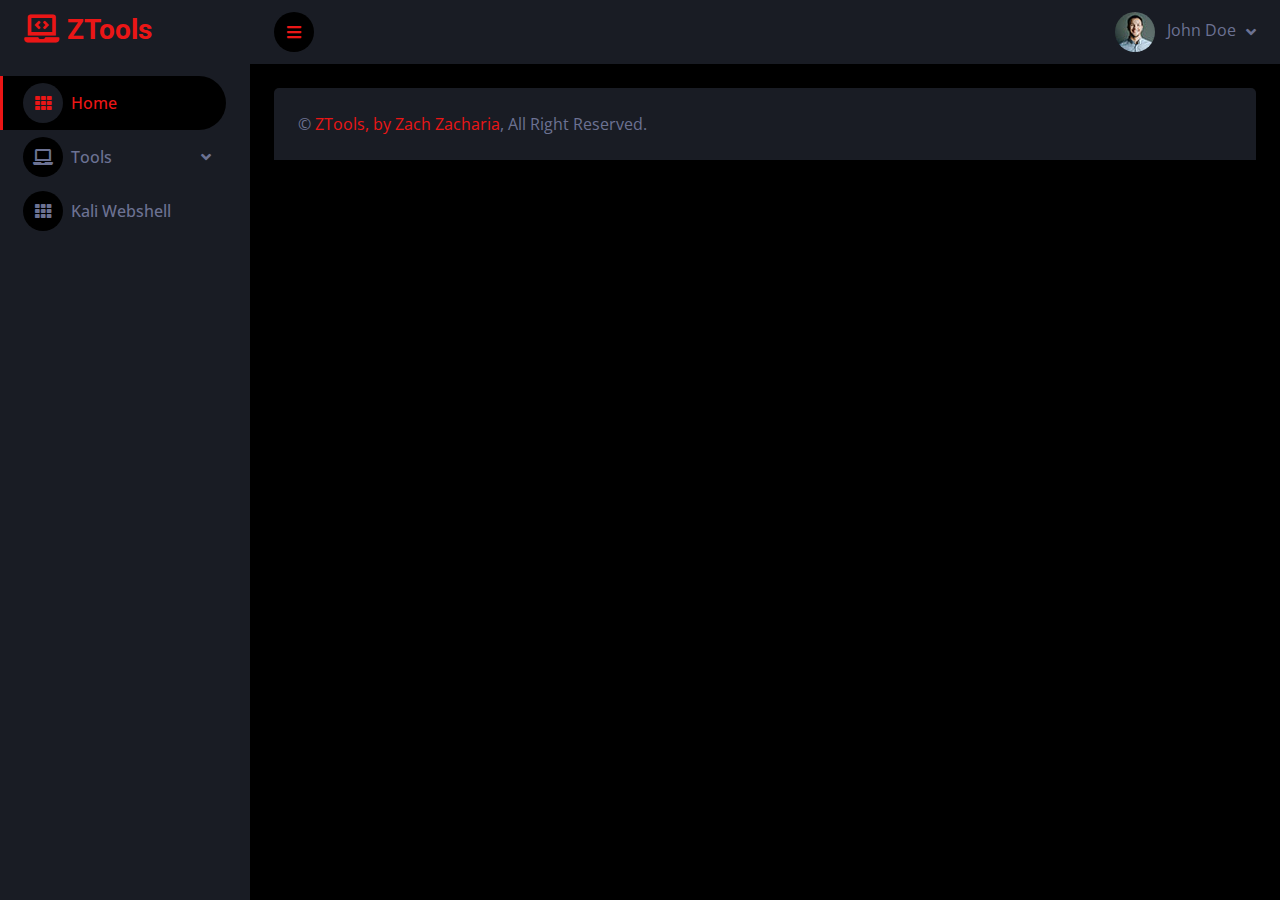
<file: index.html>
<!DOCTYPE html>
<html lang="en">

<head>
    <meta charset="utf-8">
    <title>ZTools</title>
    <meta content="width=device-width, initial-scale=1.0" name="viewport">
    <meta content="" name="keywords">
    <meta content="" name="description">

    <!-- Favicon -->
    <link href="img/favicon.ico" rel="icon">

    <!-- Google Web Fonts -->
    <link rel="preconnect" href="https://fonts.googleapis.com">
    <link rel="preconnect" href="https://fonts.gstatic.com" crossorigin>
    <link href="https://fonts.googleapis.com/css2?family=Open+Sans:wght@400;600&family=Roboto:wght@500;700&display=swap" rel="stylesheet"> 
    
    <!-- Icon Font Stylesheet -->
    <link href="https://cdnjs.cloudflare.com/ajax/libs/font-awesome/5.10.0/css/all.min.css" rel="stylesheet">
    <link href="https://cdn.jsdelivr.net/npm/bootstrap-icons@1.4.1/font/bootstrap-icons.css" rel="stylesheet">

    <!-- Libraries Stylesheet -->
    <link href="lib/owlcarousel/assets/owl.carousel.min.css" rel="stylesheet">
    <link href="lib/tempusdominus/css/tempusdominus-bootstrap-4.min.css" rel="stylesheet" />

    <!-- Customized Bootstrap Stylesheet -->
    <link href="css/bootstrap.min.css" rel="stylesheet">

    <!-- Template Stylesheet -->
    <link href="css/style.css" rel="stylesheet">
</head>

<body>
    <div class="container-fluid position-relative d-flex p-0">
        <!-- Spinner Start -->
        <div id="spinner" class="show bg-dark position-fixed translate-middle w-100 vh-100 top-50 start-50 d-flex align-items-center justify-content-center">
            <div class="spinner-border text-primary" style="width: 3rem; height: 3rem;" role="status">
                <span class="sr-only">Loading...</span>
            </div>
        </div>
        <!-- Spinner End -->


        <!-- Sidebar Start -->
        <div class="sidebar pe-4 pb-3">
            <nav class="navbar bg-secondary navbar-dark">
                <a href="index.html" class="navbar-brand mx-4 mb-3">
                    <h3 class="text-primary"><i class="fa fa-laptop-code me-2"></i>ZTools</h3>
                </a>
                <div class="navbar-nav w-100">
                    <a href="index.html" class="nav-item nav-link active"><i class="fa fa-th me-2"></i>Home</a>
                    <div class="nav-item dropdown">
                        <a href="#" class="nav-link dropdown-toggle" data-bs-toggle="dropdown"><i class="fa fa-laptop me-2"></i>Tools</a>
                        <div class="dropdown-menu bg-transparent border-0">
                            <a href="portscan.html" class="dropdown-item">Port Scanning</a>
                            <a href="typography.html" class="dropdown-item">Tool #2</a>
                            <a href="element.html" class="dropdown-item">Tool #3</a>
                        </div>
                    </div>
                    <a href="webshell.html" class="nav-item nav-link"><i class="fa fa-th me-2"></i>Kali Webshell</a>
                </div>
            </nav>
        </div>
        <!-- Sidebar End -->


        <!-- Content Start -->
        <div class="content">
            <!-- Navbar Start -->
            <nav class="navbar navbar-expand bg-secondary navbar-dark sticky-top px-4 py-0">
                <a href="index.html" class="navbar-brand d-flex d-lg-none me-4">
                    <h2 class="text-primary mb-0"><i class="fa fa-user-edit"></i></h2>
                </a>
                <a href="#" class="sidebar-toggler flex-shrink-0">
                    <i class="fa fa-bars"></i>
                </a>
                <div class="navbar-nav align-items-center ms-auto">
                    <div class="nav-item dropdown">
                        <a href="#" class="nav-link dropdown-toggle" data-bs-toggle="dropdown">
                            <img class="rounded-circle me-lg-2" src="img/user.jpg" alt="" style="width: 40px; height: 40px;">
                            <span class="d-none d-lg-inline-flex">John Doe</span>
                        </a>
                        <div class="dropdown-menu dropdown-menu-end bg-secondary border-0 rounded-0 rounded-bottom m-0">
                            <a href="#" class="dropdown-item">My Profile</a>
                            <a href="#" class="dropdown-item">Settings</a>
                            <a href="#" class="dropdown-item">Log Out</a>
                        </div>
                    </div>
                </div>
            </nav>
            <!-- Navbar End -->


            <!-- Sale & Revenue Start -->
            <!-- <div class="container-fluid pt-4 px-4">
                <div class="row g-4">
                    <div class="col-sm-6 col-xl-3">
                        <div class="bg-secondary rounded d-flex align-items-center justify-content-between p-4">
                            <i class="fa fa-chart-line fa-3x text-primary"></i>
                            <div class="ms-3">
                                <p class="mb-2">Today Sale</p>
                                <h6 class="mb-0">$1234</h6>
                            </div>
                        </div>
                    </div>
                    <div class="col-sm-6 col-xl-3">
                        <div class="bg-secondary rounded d-flex align-items-center justify-content-between p-4">
                            <i class="fa fa-chart-bar fa-3x text-primary"></i>
                            <div class="ms-3">
                                <p class="mb-2">Total Sale</p>
                                <h6 class="mb-0">$1234</h6>
                            </div>
                        </div>
                    </div>
                    <div class="col-sm-6 col-xl-3">
                        <div class="bg-secondary rounded d-flex align-items-center justify-content-between p-4">
                            <i class="fa fa-chart-area fa-3x text-primary"></i>
                            <div class="ms-3">
                                <p class="mb-2">Today Revenue</p>
                                <h6 class="mb-0">$1234</h6>
                            </div>
                        </div>
                    </div>
                    <div class="col-sm-6 col-xl-3">
                        <div class="bg-secondary rounded d-flex align-items-center justify-content-between p-4">
                            <i class="fa fa-chart-pie fa-3x text-primary"></i>
                            <div class="ms-3">
                                <p class="mb-2">Total Revenue</p>
                                <h6 class="mb-0">$1234</h6>
                            </div>
                        </div>
                    </div>
                </div>
            </div> -->
            <!-- Sale & Revenue End -->


            <!-- Sales Chart Start -->
            <!-- <div class="container-fluid pt-4 px-4">
                <div class="row g-4">
                    <div class="col-sm-12 col-xl-6">
                        <div class="bg-secondary text-center rounded p-4">
                            <div class="d-flex align-items-center justify-content-between mb-4">
                                <h6 class="mb-0">Worldwide Sales</h6>
                                <a href="">Show All</a>
                            </div>
                            <canvas id="worldwide-sales"></canvas>
                        </div>
                    </div>
                    <div class="col-sm-12 col-xl-6">
                        <div class="bg-secondary text-center rounded p-4">
                            <div class="d-flex align-items-center justify-content-between mb-4">
                                <h6 class="mb-0">Salse & Revenue</h6>
                                <a href="">Show All</a>
                            </div>
                            <canvas id="salse-revenue"></canvas>
                        </div>
                    </div>
                </div>
            </div> -->
            <!-- Sales Chart End -->


            <!-- Recent Sales Start -->
            <!-- <div class="container-fluid pt-4 px-4">
                <div class="bg-secondary text-center rounded p-4">
                    <div class="d-flex align-items-center justify-content-between mb-4">
                        <h6 class="mb-0">Recent Salse</h6>
                        <a href="">Show All</a>
                    </div>
                    <div class="table-responsive">
                        <table class="table text-start align-middle table-bordered table-hover mb-0">
                            <thead>
                                <tr class="text-white">
                                    <th scope="col"><input class="form-check-input" type="checkbox"></th>
                                    <th scope="col">Date</th>
                                    <th scope="col">Invoice</th>
                                    <th scope="col">Customer</th>
                                    <th scope="col">Amount</th>
                                    <th scope="col">Status</th>
                                    <th scope="col">Action</th>
                                </tr>
                            </thead>
                            <tbody>
                                <tr>
                                    <td><input class="form-check-input" type="checkbox"></td>
                                    <td>01 Jan 2045</td>
                                    <td>INV-0123</td>
                                    <td>Jhon Doe</td>
                                    <td>$123</td>
                                    <td>Paid</td>
                                    <td><a class="btn btn-sm btn-primary" href="">Detail</a></td>
                                </tr>
                                <tr>
                                    <td><input class="form-check-input" type="checkbox"></td>
                                    <td>01 Jan 2045</td>
                                    <td>INV-0123</td>
                                    <td>Jhon Doe</td>
                                    <td>$123</td>
                                    <td>Paid</td>
                                    <td><a class="btn btn-sm btn-primary" href="">Detail</a></td>
                                </tr>
                                <tr>
                                    <td><input class="form-check-input" type="checkbox"></td>
                                    <td>01 Jan 2045</td>
                                    <td>INV-0123</td>
                                    <td>Jhon Doe</td>
                                    <td>$123</td>
                                    <td>Paid</td>
                                    <td><a class="btn btn-sm btn-primary" href="">Detail</a></td>
                                </tr>
                                <tr>
                                    <td><input class="form-check-input" type="checkbox"></td>
                                    <td>01 Jan 2045</td>
                                    <td>INV-0123</td>
                                    <td>Jhon Doe</td>
                                    <td>$123</td>
                                    <td>Paid</td>
                                    <td><a class="btn btn-sm btn-primary" href="">Detail</a></td>
                                </tr>
                                <tr>
                                    <td><input class="form-check-input" type="checkbox"></td>
                                    <td>01 Jan 2045</td>
                                    <td>INV-0123</td>
                                    <td>Jhon Doe</td>
                                    <td>$123</td>
                                    <td>Paid</td>
                                    <td><a class="btn btn-sm btn-primary" href="">Detail</a></td>
                                </tr>
                            </tbody>
                        </table>
                    </div>
                </div>
            </div> -->
            <!-- Recent Sales End -->


            <!-- Widgets Start -->
            <!-- <div class="container-fluid pt-4 px-4">
                <div class="row g-4">
                    <div class="col-sm-12 col-md-6 col-xl-4">
                        <div class="h-100 bg-secondary rounded p-4">
                            <div class="d-flex align-items-center justify-content-between mb-2">
                                <h6 class="mb-0">Messages</h6>
                                <a href="">Show All</a>
                            </div>
                            <div class="d-flex align-items-center border-bottom py-3">
                                <img class="rounded-circle flex-shrink-0" src="img/user.jpg" alt="" style="width: 40px; height: 40px;">
                                <div class="w-100 ms-3">
                                    <div class="d-flex w-100 justify-content-between">
                                        <h6 class="mb-0">Jhon Doe</h6>
                                        <small>15 minutes ago</small>
                                    </div>
                                    <span>Short message goes here...</span>
                                </div>
                            </div>
                            <div class="d-flex align-items-center border-bottom py-3">
                                <img class="rounded-circle flex-shrink-0" src="img/user.jpg" alt="" style="width: 40px; height: 40px;">
                                <div class="w-100 ms-3">
                                    <div class="d-flex w-100 justify-content-between">
                                        <h6 class="mb-0">Jhon Doe</h6>
                                        <small>15 minutes ago</small>
                                    </div>
                                    <span>Short message goes here...</span>
                                </div>
                            </div>
                            <div class="d-flex align-items-center border-bottom py-3">
                                <img class="rounded-circle flex-shrink-0" src="img/user.jpg" alt="" style="width: 40px; height: 40px;">
                                <div class="w-100 ms-3">
                                    <div class="d-flex w-100 justify-content-between">
                                        <h6 class="mb-0">Jhon Doe</h6>
                                        <small>15 minutes ago</small>
                                    </div>
                                    <span>Short message goes here...</span>
                                </div>
                            </div>
                            <div class="d-flex align-items-center pt-3">
                                <img class="rounded-circle flex-shrink-0" src="img/user.jpg" alt="" style="width: 40px; height: 40px;">
                                <div class="w-100 ms-3">
                                    <div class="d-flex w-100 justify-content-between">
                                        <h6 class="mb-0">Jhon Doe</h6>
                                        <small>15 minutes ago</small>
                                    </div>
                                    <span>Short message goes here...</span>
                                </div>
                            </div>
                        </div>
                    </div>
                    <div class="col-sm-12 col-md-6 col-xl-4">
                        <div class="h-100 bg-secondary rounded p-4">
                            <div class="d-flex align-items-center justify-content-between mb-4">
                                <h6 class="mb-0">Calender</h6>
                                <a href="">Show All</a>
                            </div>
                            <div id="calender"></div>
                        </div>
                    </div>
                    <div class="col-sm-12 col-md-6 col-xl-4">
                        <div class="h-100 bg-secondary rounded p-4">
                            <div class="d-flex align-items-center justify-content-between mb-4">
                                <h6 class="mb-0">To Do List</h6>
                                <a href="">Show All</a>
                            </div>
                            <div class="d-flex mb-2">
                                <input class="form-control bg-dark border-0" type="text" placeholder="Enter task">
                                <button type="button" class="btn btn-primary ms-2">Add</button>
                            </div>
                            <div class="d-flex align-items-center border-bottom py-2">
                                <input class="form-check-input m-0" type="checkbox">
                                <div class="w-100 ms-3">
                                    <div class="d-flex w-100 align-items-center justify-content-between">
                                        <span>Short task goes here...</span>
                                        <button class="btn btn-sm"><i class="fa fa-times"></i></button>
                                    </div>
                                </div>
                            </div>
                            <div class="d-flex align-items-center border-bottom py-2">
                                <input class="form-check-input m-0" type="checkbox">
                                <div class="w-100 ms-3">
                                    <div class="d-flex w-100 align-items-center justify-content-between">
                                        <span>Short task goes here...</span>
                                        <button class="btn btn-sm"><i class="fa fa-times"></i></button>
                                    </div>
                                </div>
                            </div>
                            <div class="d-flex align-items-center border-bottom py-2">
                                <input class="form-check-input m-0" type="checkbox" checked>
                                <div class="w-100 ms-3">
                                    <div class="d-flex w-100 align-items-center justify-content-between">
                                        <span><del>Short task goes here...</del></span>
                                        <button class="btn btn-sm text-primary"><i class="fa fa-times"></i></button>
                                    </div>
                                </div>
                            </div>
                            <div class="d-flex align-items-center border-bottom py-2">
                                <input class="form-check-input m-0" type="checkbox">
                                <div class="w-100 ms-3">
                                    <div class="d-flex w-100 align-items-center justify-content-between">
                                        <span>Short task goes here...</span>
                                        <button class="btn btn-sm"><i class="fa fa-times"></i></button>
                                    </div>
                                </div>
                            </div>
                            <div class="d-flex align-items-center pt-2">
                                <input class="form-check-input m-0" type="checkbox">
                                <div class="w-100 ms-3">
                                    <div class="d-flex w-100 align-items-center justify-content-between">
                                        <span>Short task goes here...</span>
                                        <button class="btn btn-sm"><i class="fa fa-times"></i></button>
                                    </div>
                                </div>
                            </div>
                        </div>
                    </div>
                </div>
            </div> -->
            <!-- Widgets End -->


            <!-- Footer Start -->
            <div class="container-fluid pt-4 px-4">
                <div class="bg-secondary rounded-top p-4">
                    <div class="row">
                        <div class="col-12 col-sm-6 text-center text-sm-start">
                            &copy; <a href="#">ZTools, by Zach Zacharia</a>, All Right Reserved. 
                        </div>
                    </div>
                </div>
            </div>
            <!-- Footer End -->
        </div>
        <!-- Content End -->


        <!-- Back to Top -->
    </div>

    <!-- JavaScript Libraries -->
    <script src="https://code.jquery.com/jquery-3.4.1.min.js"></script>
    <script src="https://cdn.jsdelivr.net/npm/bootstrap@5.0.0/dist/js/bootstrap.bundle.min.js"></script>
    <script src="lib/chart/chart.min.js"></script>
    <script src="lib/easing/easing.min.js"></script>
    <script src="lib/waypoints/waypoints.min.js"></script>
    <script src="lib/owlcarousel/owl.carousel.min.js"></script>
    <script src="lib/tempusdominus/js/moment.min.js"></script>
    <script src="lib/tempusdominus/js/moment-timezone.min.js"></script>
    <script src="lib/tempusdominus/js/tempusdominus-bootstrap-4.min.js"></script>

    <!-- Template Javascript -->
    <script src="js/main.js"></script>
</body>

</html>
</file>
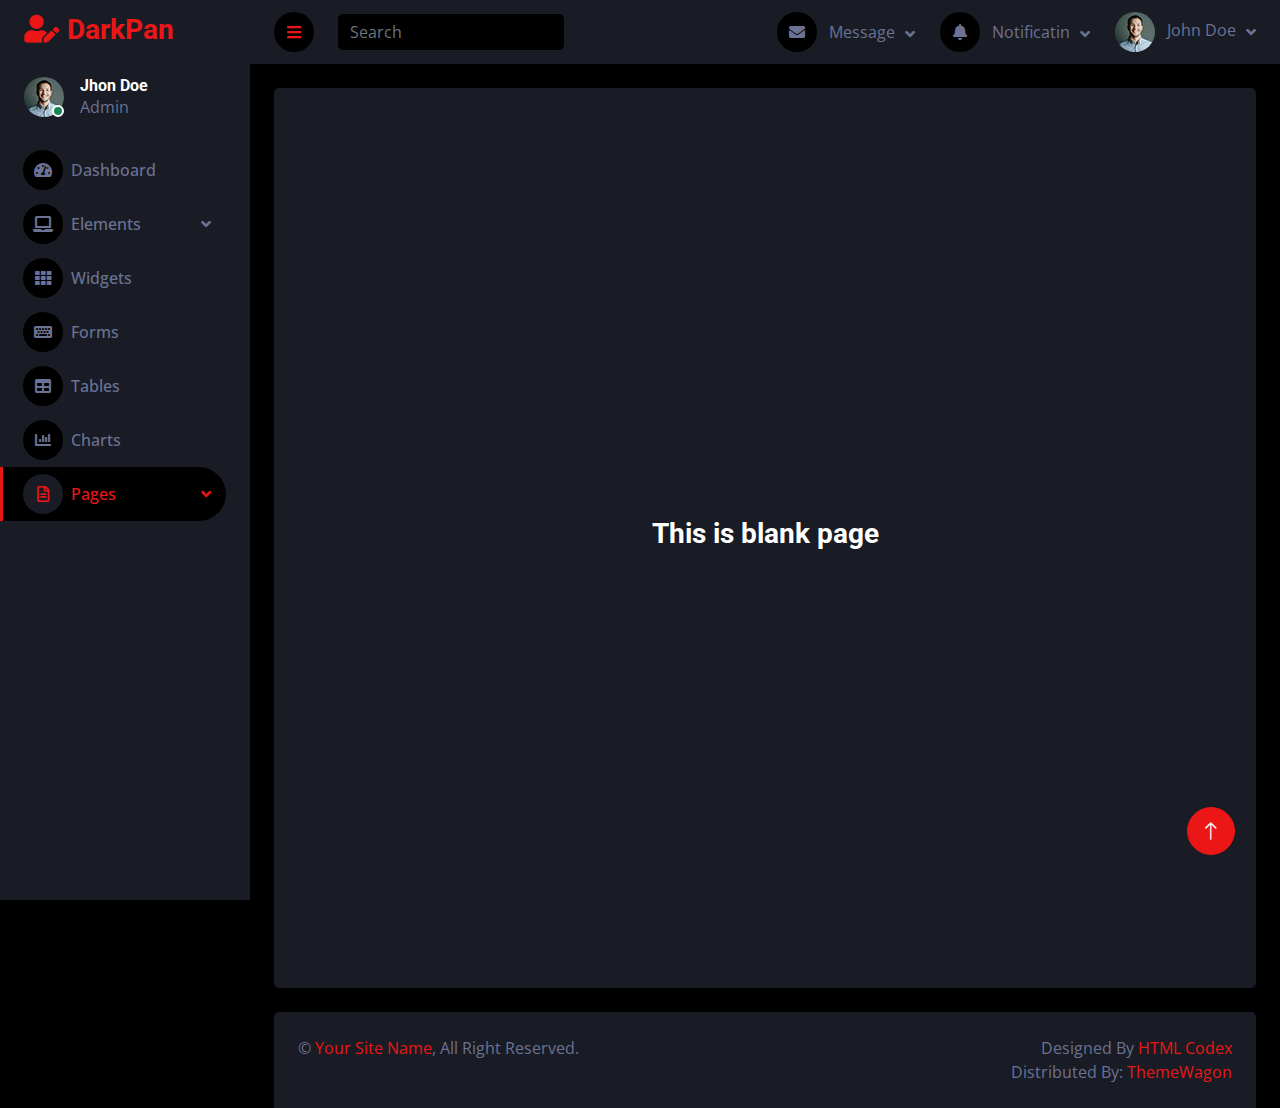
<file: blank.html>
<!DOCTYPE html>
<html lang="en">

<head>
    <meta charset="utf-8">
    <title>DarkPan - Bootstrap 5 Admin Template</title>
    <meta content="width=device-width, initial-scale=1.0" name="viewport">
    <meta content="" name="keywords">
    <meta content="" name="description">

    <!-- Favicon -->
    <link href="img/favicon.ico" rel="icon">

    <!-- Google Web Fonts -->
    <link rel="preconnect" href="https://fonts.googleapis.com">
    <link rel="preconnect" href="https://fonts.gstatic.com" crossorigin>
    <link href="https://fonts.googleapis.com/css2?family=Open+Sans:wght@400;600&family=Roboto:wght@500;700&display=swap" rel="stylesheet"> 
    
    <!-- Icon Font Stylesheet -->
    <link href="https://cdnjs.cloudflare.com/ajax/libs/font-awesome/5.10.0/css/all.min.css" rel="stylesheet">
    <link href="https://cdn.jsdelivr.net/npm/bootstrap-icons@1.4.1/font/bootstrap-icons.css" rel="stylesheet">

    <!-- Libraries Stylesheet -->
    <link href="lib/owlcarousel/assets/owl.carousel.min.css" rel="stylesheet">
    <link href="lib/tempusdominus/css/tempusdominus-bootstrap-4.min.css" rel="stylesheet" />

    <!-- Customized Bootstrap Stylesheet -->
    <link href="css/bootstrap.min.css" rel="stylesheet">

    <!-- Template Stylesheet -->
    <link href="css/style.css" rel="stylesheet">
</head>

<body>
    <div class="container-fluid position-relative d-flex p-0">
        <!-- Spinner Start -->
        <div id="spinner" class="show bg-dark position-fixed translate-middle w-100 vh-100 top-50 start-50 d-flex align-items-center justify-content-center">
            <div class="spinner-border text-primary" style="width: 3rem; height: 3rem;" role="status">
                <span class="sr-only">Loading...</span>
            </div>
        </div>
        <!-- Spinner End -->


        <!-- Sidebar Start -->
        <div class="sidebar pe-4 pb-3">
            <nav class="navbar bg-secondary navbar-dark">
                <a href="index.html" class="navbar-brand mx-4 mb-3">
                    <h3 class="text-primary"><i class="fa fa-user-edit me-2"></i>DarkPan</h3>
                </a>
                <div class="d-flex align-items-center ms-4 mb-4">
                    <div class="position-relative">
                        <img class="rounded-circle" src="img/user.jpg" alt="" style="width: 40px; height: 40px;">
                        <div class="bg-success rounded-circle border border-2 border-white position-absolute end-0 bottom-0 p-1"></div>
                    </div>
                    <div class="ms-3">
                        <h6 class="mb-0">Jhon Doe</h6>
                        <span>Admin</span>
                    </div>
                </div>
                <div class="navbar-nav w-100">
                    <a href="index.html" class="nav-item nav-link"><i class="fa fa-tachometer-alt me-2"></i>Dashboard</a>
                    <div class="nav-item dropdown">
                        <a href="#" class="nav-link dropdown-toggle" data-bs-toggle="dropdown"><i class="fa fa-laptop me-2"></i>Elements</a>
                        <div class="dropdown-menu bg-transparent border-0">
                            <a href="button.html" class="dropdown-item">Buttons</a>
                            <a href="typography.html" class="dropdown-item">Typography</a>
                            <a href="element.html" class="dropdown-item">Other Elements</a>
                        </div>
                    </div>
                    <a href="widget.html" class="nav-item nav-link"><i class="fa fa-th me-2"></i>Widgets</a>
                    <a href="form.html" class="nav-item nav-link"><i class="fa fa-keyboard me-2"></i>Forms</a>
                    <a href="table.html" class="nav-item nav-link"><i class="fa fa-table me-2"></i>Tables</a>
                    <a href="chart.html" class="nav-item nav-link"><i class="fa fa-chart-bar me-2"></i>Charts</a>
                    <div class="nav-item dropdown">
                        <a href="#" class="nav-link dropdown-toggle active" data-bs-toggle="dropdown"><i class="far fa-file-alt me-2"></i>Pages</a>
                        <div class="dropdown-menu bg-transparent border-0">
                            <a href="signin.html" class="dropdown-item">Sign In</a>
                            <a href="signup.html" class="dropdown-item">Sign Up</a>
                            <a href="404.html" class="dropdown-item">404 Error</a>
                            <a href="blank.html" class="dropdown-item active">Blank Page</a>
                        </div>
                    </div>
                </div>
            </nav>
        </div>
        <!-- Sidebar End -->


        <!-- Content Start -->
        <div class="content">
            <!-- Navbar Start -->
            <nav class="navbar navbar-expand bg-secondary navbar-dark sticky-top px-4 py-0">
                <a href="index.html" class="navbar-brand d-flex d-lg-none me-4">
                    <h2 class="text-primary mb-0"><i class="fa fa-user-edit"></i></h2>
                </a>
                <a href="#" class="sidebar-toggler flex-shrink-0">
                    <i class="fa fa-bars"></i>
                </a>
                <form class="d-none d-md-flex ms-4">
                    <input class="form-control bg-dark border-0" type="search" placeholder="Search">
                </form>
                <div class="navbar-nav align-items-center ms-auto">
                    <div class="nav-item dropdown">
                        <a href="#" class="nav-link dropdown-toggle" data-bs-toggle="dropdown">
                            <i class="fa fa-envelope me-lg-2"></i>
                            <span class="d-none d-lg-inline-flex">Message</span>
                        </a>
                        <div class="dropdown-menu dropdown-menu-end bg-secondary border-0 rounded-0 rounded-bottom m-0">
                            <a href="#" class="dropdown-item">
                                <div class="d-flex align-items-center">
                                    <img class="rounded-circle" src="img/user.jpg" alt="" style="width: 40px; height: 40px;">
                                    <div class="ms-2">
                                        <h6 class="fw-normal mb-0">Jhon send you a message</h6>
                                        <small>15 minutes ago</small>
                                    </div>
                                </div>
                            </a>
                            <hr class="dropdown-divider">
                            <a href="#" class="dropdown-item">
                                <div class="d-flex align-items-center">
                                    <img class="rounded-circle" src="img/user.jpg" alt="" style="width: 40px; height: 40px;">
                                    <div class="ms-2">
                                        <h6 class="fw-normal mb-0">Jhon send you a message</h6>
                                        <small>15 minutes ago</small>
                                    </div>
                                </div>
                            </a>
                            <hr class="dropdown-divider">
                            <a href="#" class="dropdown-item">
                                <div class="d-flex align-items-center">
                                    <img class="rounded-circle" src="img/user.jpg" alt="" style="width: 40px; height: 40px;">
                                    <div class="ms-2">
                                        <h6 class="fw-normal mb-0">Jhon send you a message</h6>
                                        <small>15 minutes ago</small>
                                    </div>
                                </div>
                            </a>
                            <hr class="dropdown-divider">
                            <a href="#" class="dropdown-item text-center">See all message</a>
                        </div>
                    </div>
                    <div class="nav-item dropdown">
                        <a href="#" class="nav-link dropdown-toggle" data-bs-toggle="dropdown">
                            <i class="fa fa-bell me-lg-2"></i>
                            <span class="d-none d-lg-inline-flex">Notificatin</span>
                        </a>
                        <div class="dropdown-menu dropdown-menu-end bg-secondary border-0 rounded-0 rounded-bottom m-0">
                            <a href="#" class="dropdown-item">
                                <h6 class="fw-normal mb-0">Profile updated</h6>
                                <small>15 minutes ago</small>
                            </a>
                            <hr class="dropdown-divider">
                            <a href="#" class="dropdown-item">
                                <h6 class="fw-normal mb-0">New user added</h6>
                                <small>15 minutes ago</small>
                            </a>
                            <hr class="dropdown-divider">
                            <a href="#" class="dropdown-item">
                                <h6 class="fw-normal mb-0">Password changed</h6>
                                <small>15 minutes ago</small>
                            </a>
                            <hr class="dropdown-divider">
                            <a href="#" class="dropdown-item text-center">See all notifications</a>
                        </div>
                    </div>
                    <div class="nav-item dropdown">
                        <a href="#" class="nav-link dropdown-toggle" data-bs-toggle="dropdown">
                            <img class="rounded-circle me-lg-2" src="img/user.jpg" alt="" style="width: 40px; height: 40px;">
                            <span class="d-none d-lg-inline-flex">John Doe</span>
                        </a>
                        <div class="dropdown-menu dropdown-menu-end bg-secondary border-0 rounded-0 rounded-bottom m-0">
                            <a href="#" class="dropdown-item">My Profile</a>
                            <a href="#" class="dropdown-item">Settings</a>
                            <a href="#" class="dropdown-item">Log Out</a>
                        </div>
                    </div>
                </div>
            </nav>
            <!-- Navbar End -->


            <!-- Blank Start -->
            <div class="container-fluid pt-4 px-4">
                <div class="row vh-100 bg-secondary rounded align-items-center justify-content-center mx-0">
                    <div class="col-md-6 text-center">
                        <h3>This is blank page</h3>
                    </div>
                </div>
            </div>
            <!-- Blank End -->


            <!-- Footer Start -->
            <div class="container-fluid pt-4 px-4">
                <div class="bg-secondary rounded-top p-4">
                    <div class="row">
                        <div class="col-12 col-sm-6 text-center text-sm-start">
                            &copy; <a href="#">Your Site Name</a>, All Right Reserved. 
                        </div>
                        <div class="col-12 col-sm-6 text-center text-sm-end">
                            <!--/*** This template is free as long as you keep the footer author’s credit link/attribution link/backlink. If you'd like to use the template without the footer author’s credit link/attribution link/backlink, you can purchase the Credit Removal License from "https://htmlcodex.com/credit-removal". Thank you for your support. ***/-->
                            Designed By <a href="https://htmlcodex.com">HTML Codex</a>
                            <br>Distributed By: <a href="https://themewagon.com" target="_blank">ThemeWagon</a>
                        </div>
                    </div>
                </div>
            </div>
            <!-- Footer End -->
        </div>
        <!-- Content End -->


        <!-- Back to Top -->
        <a href="#" class="btn btn-lg btn-primary btn-lg-square back-to-top"><i class="bi bi-arrow-up"></i></a>
    </div>

    <!-- JavaScript Libraries -->
    <script src="https://code.jquery.com/jquery-3.4.1.min.js"></script>
    <script src="https://cdn.jsdelivr.net/npm/bootstrap@5.0.0/dist/js/bootstrap.bundle.min.js"></script>
    <script src="lib/chart/chart.min.js"></script>
    <script src="lib/easing/easing.min.js"></script>
    <script src="lib/waypoints/waypoints.min.js"></script>
    <script src="lib/owlcarousel/owl.carousel.min.js"></script>
    <script src="lib/tempusdominus/js/moment.min.js"></script>
    <script src="lib/tempusdominus/js/moment-timezone.min.js"></script>
    <script src="lib/tempusdominus/js/tempusdominus-bootstrap-4.min.js"></script>

    <!-- Template Javascript -->
    <script src="js/main.js"></script>
</body>

</html>
</file>
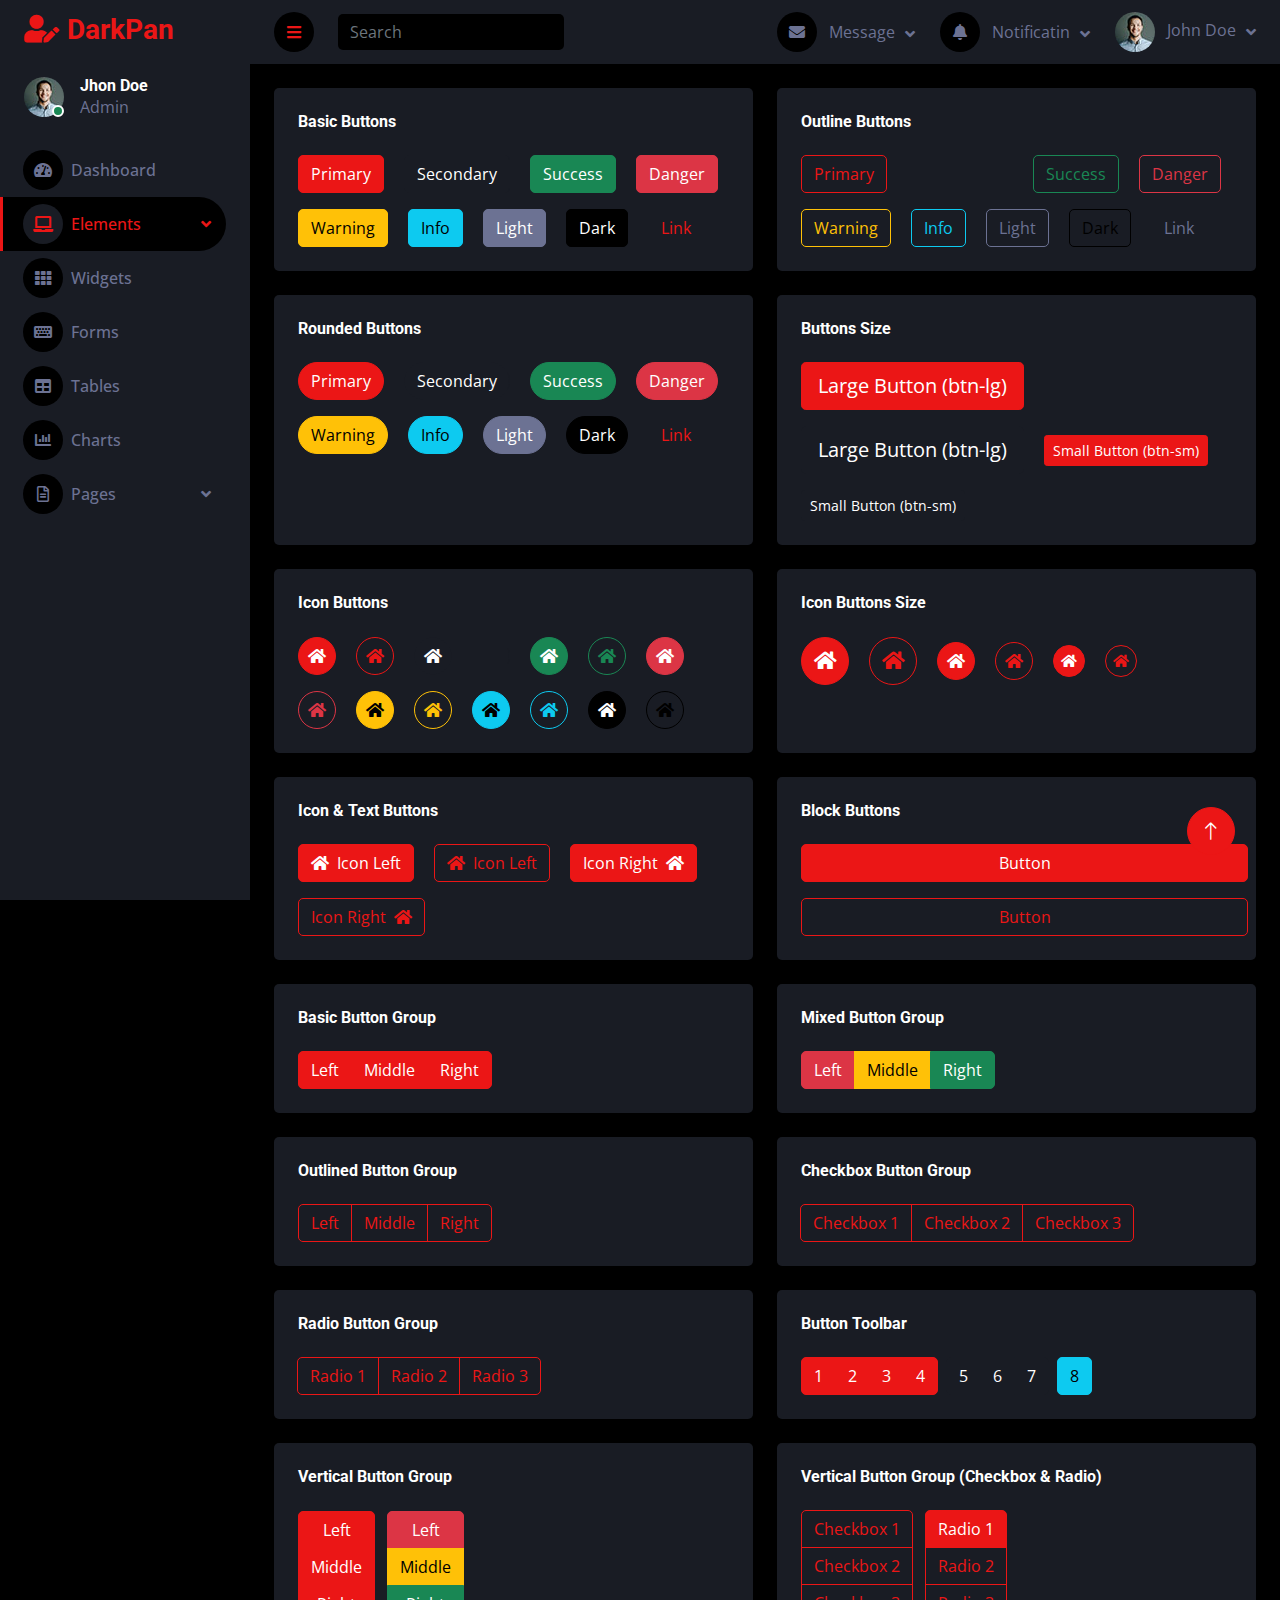
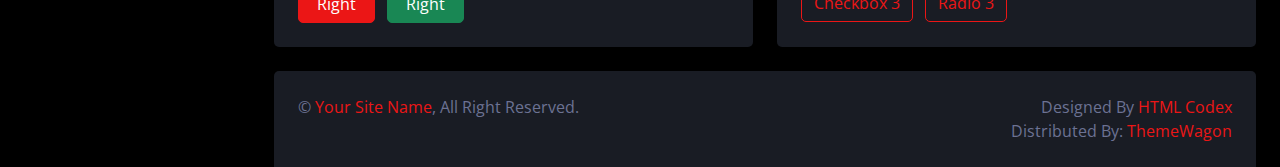
<file: button.html>
<!DOCTYPE html>
<html lang="en">

<head>
    <meta charset="utf-8">
    <title>DarkPan - Bootstrap 5 Admin Template</title>
    <meta content="width=device-width, initial-scale=1.0" name="viewport">
    <meta content="" name="keywords">
    <meta content="" name="description">

    <!-- Favicon -->
    <link href="img/favicon.ico" rel="icon">

    <!-- Google Web Fonts -->
    <link rel="preconnect" href="https://fonts.googleapis.com">
    <link rel="preconnect" href="https://fonts.gstatic.com" crossorigin>
    <link href="https://fonts.googleapis.com/css2?family=Open+Sans:wght@400;600&family=Roboto:wght@500;700&display=swap" rel="stylesheet"> 
    
    <!-- Icon Font Stylesheet -->
    <link href="https://cdnjs.cloudflare.com/ajax/libs/font-awesome/5.10.0/css/all.min.css" rel="stylesheet">
    <link href="https://cdn.jsdelivr.net/npm/bootstrap-icons@1.4.1/font/bootstrap-icons.css" rel="stylesheet">

    <!-- Libraries Stylesheet -->
    <link href="lib/owlcarousel/assets/owl.carousel.min.css" rel="stylesheet">
    <link href="lib/tempusdominus/css/tempusdominus-bootstrap-4.min.css" rel="stylesheet" />

    <!-- Customized Bootstrap Stylesheet -->
    <link href="css/bootstrap.min.css" rel="stylesheet">

    <!-- Template Stylesheet -->
    <link href="css/style.css" rel="stylesheet">
</head>

<body>
    <div class="container-fluid position-relative d-flex p-0">
        <!-- Spinner Start -->
        <div id="spinner" class="show bg-dark position-fixed translate-middle w-100 vh-100 top-50 start-50 d-flex align-items-center justify-content-center">
            <div class="spinner-border text-primary" style="width: 3rem; height: 3rem;" role="status">
                <span class="sr-only">Loading...</span>
            </div>
        </div>
        <!-- Spinner End -->


        <!-- Sidebar Start -->
        <div class="sidebar pe-4 pb-3">
            <nav class="navbar bg-secondary navbar-dark">
                <a href="index.html" class="navbar-brand mx-4 mb-3">
                    <h3 class="text-primary"><i class="fa fa-user-edit me-2"></i>DarkPan</h3>
                </a>
                <div class="d-flex align-items-center ms-4 mb-4">
                    <div class="position-relative">
                        <img class="rounded-circle" src="img/user.jpg" alt="" style="width: 40px; height: 40px;">
                        <div class="bg-success rounded-circle border border-2 border-white position-absolute end-0 bottom-0 p-1"></div>
                    </div>
                    <div class="ms-3">
                        <h6 class="mb-0">Jhon Doe</h6>
                        <span>Admin</span>
                    </div>
                </div>
                <div class="navbar-nav w-100">
                    <a href="index.html" class="nav-item nav-link"><i class="fa fa-tachometer-alt me-2"></i>Dashboard</a>
                    <div class="nav-item dropdown">
                        <a href="#" class="nav-link dropdown-toggle active" data-bs-toggle="dropdown"><i class="fa fa-laptop me-2"></i>Elements</a>
                        <div class="dropdown-menu bg-transparent border-0">
                            <a href="button.html" class="dropdown-item active">Buttons</a>
                            <a href="typography.html" class="dropdown-item">Typography</a>
                            <a href="element.html" class="dropdown-item">Other Elements</a>
                        </div>
                    </div>
                    <a href="widget.html" class="nav-item nav-link"><i class="fa fa-th me-2"></i>Widgets</a>
                    <a href="form.html" class="nav-item nav-link"><i class="fa fa-keyboard me-2"></i>Forms</a>
                    <a href="table.html" class="nav-item nav-link"><i class="fa fa-table me-2"></i>Tables</a>
                    <a href="chart.html" class="nav-item nav-link"><i class="fa fa-chart-bar me-2"></i>Charts</a>
                    <div class="nav-item dropdown">
                        <a href="#" class="nav-link dropdown-toggle" data-bs-toggle="dropdown"><i class="far fa-file-alt me-2"></i>Pages</a>
                        <div class="dropdown-menu bg-transparent border-0">
                            <a href="signin.html" class="dropdown-item">Sign In</a>
                            <a href="signup.html" class="dropdown-item">Sign Up</a>
                            <a href="404.html" class="dropdown-item">404 Error</a>
                            <a href="blank.html" class="dropdown-item">Blank Page</a>
                        </div>
                    </div>
                </div>
            </nav>
        </div>
        <!-- Sidebar End -->


        <!-- Content Start -->
        <div class="content">
            <!-- Navbar Start -->
            <nav class="navbar navbar-expand bg-secondary navbar-dark sticky-top px-4 py-0">
                <a href="index.html" class="navbar-brand d-flex d-lg-none me-4">
                    <h2 class="text-primary mb-0"><i class="fa fa-user-edit"></i></h2>
                </a>
                <a href="#" class="sidebar-toggler flex-shrink-0">
                    <i class="fa fa-bars"></i>
                </a>
                <form class="d-none d-md-flex ms-4">
                    <input class="form-control bg-dark border-0" type="search" placeholder="Search">
                </form>
                <div class="navbar-nav align-items-center ms-auto">
                    <div class="nav-item dropdown">
                        <a href="#" class="nav-link dropdown-toggle" data-bs-toggle="dropdown">
                            <i class="fa fa-envelope me-lg-2"></i>
                            <span class="d-none d-lg-inline-flex">Message</span>
                        </a>
                        <div class="dropdown-menu dropdown-menu-end bg-secondary border-0 rounded-0 rounded-bottom m-0">
                            <a href="#" class="dropdown-item">
                                <div class="d-flex align-items-center">
                                    <img class="rounded-circle" src="img/user.jpg" alt="" style="width: 40px; height: 40px;">
                                    <div class="ms-2">
                                        <h6 class="fw-normal mb-0">Jhon send you a message</h6>
                                        <small>15 minutes ago</small>
                                    </div>
                                </div>
                            </a>
                            <hr class="dropdown-divider">
                            <a href="#" class="dropdown-item">
                                <div class="d-flex align-items-center">
                                    <img class="rounded-circle" src="img/user.jpg" alt="" style="width: 40px; height: 40px;">
                                    <div class="ms-2">
                                        <h6 class="fw-normal mb-0">Jhon send you a message</h6>
                                        <small>15 minutes ago</small>
                                    </div>
                                </div>
                            </a>
                            <hr class="dropdown-divider">
                            <a href="#" class="dropdown-item">
                                <div class="d-flex align-items-center">
                                    <img class="rounded-circle" src="img/user.jpg" alt="" style="width: 40px; height: 40px;">
                                    <div class="ms-2">
                                        <h6 class="fw-normal mb-0">Jhon send you a message</h6>
                                        <small>15 minutes ago</small>
                                    </div>
                                </div>
                            </a>
                            <hr class="dropdown-divider">
                            <a href="#" class="dropdown-item text-center">See all message</a>
                        </div>
                    </div>
                    <div class="nav-item dropdown">
                        <a href="#" class="nav-link dropdown-toggle" data-bs-toggle="dropdown">
                            <i class="fa fa-bell me-lg-2"></i>
                            <span class="d-none d-lg-inline-flex">Notificatin</span>
                        </a>
                        <div class="dropdown-menu dropdown-menu-end bg-secondary border-0 rounded-0 rounded-bottom m-0">
                            <a href="#" class="dropdown-item">
                                <h6 class="fw-normal mb-0">Profile updated</h6>
                                <small>15 minutes ago</small>
                            </a>
                            <hr class="dropdown-divider">
                            <a href="#" class="dropdown-item">
                                <h6 class="fw-normal mb-0">New user added</h6>
                                <small>15 minutes ago</small>
                            </a>
                            <hr class="dropdown-divider">
                            <a href="#" class="dropdown-item">
                                <h6 class="fw-normal mb-0">Password changed</h6>
                                <small>15 minutes ago</small>
                            </a>
                            <hr class="dropdown-divider">
                            <a href="#" class="dropdown-item text-center">See all notifications</a>
                        </div>
                    </div>
                    <div class="nav-item dropdown">
                        <a href="#" class="nav-link dropdown-toggle" data-bs-toggle="dropdown">
                            <img class="rounded-circle me-lg-2" src="img/user.jpg" alt="" style="width: 40px; height: 40px;">
                            <span class="d-none d-lg-inline-flex">John Doe</span>
                        </a>
                        <div class="dropdown-menu dropdown-menu-end bg-secondary border-0 rounded-0 rounded-bottom m-0">
                            <a href="#" class="dropdown-item">My Profile</a>
                            <a href="#" class="dropdown-item">Settings</a>
                            <a href="#" class="dropdown-item">Log Out</a>
                        </div>
                    </div>
                </div>
            </nav>
            <!-- Navbar End -->


            <!-- Button Start -->
            <div class="container-fluid pt-4 px-4">
                <div class="row g-4">
                    <div class="col-sm-12 col-xl-6">
                        <div class="bg-secondary rounded h-100 p-4">
                            <h6 class="mb-4">Basic Buttons</h6>
                            <div class="m-n2">
                                <button type="button" class="btn btn-primary m-2">Primary</button>
                                <button type="button" class="btn btn-secondary m-2">Secondary</button>
                                <button type="button" class="btn btn-success m-2">Success</button>
                                <button type="button" class="btn btn-danger m-2">Danger</button>
                                <button type="button" class="btn btn-warning m-2">Warning</button>
                                <button type="button" class="btn btn-info m-2">Info</button>
                                <button type="button" class="btn btn-light m-2">Light</button>
                                <button type="button" class="btn btn-dark m-2">Dark</button>
                                <button type="button" class="btn btn-link m-2">Link</button>
                            </div>
                        </div>
                    </div>
                    <div class="col-sm-12 col-xl-6">
                        <div class="bg-secondary rounded h-100 p-4">
                            <h6 class="mb-4">Outline Buttons</h6>
                            <div class="m-n2">
                                <button type="button" class="btn btn-outline-primary m-2">Primary</button>
                                <button type="button" class="btn btn-outline-secondary m-2">Secondary</button>
                                <button type="button" class="btn btn-outline-success m-2">Success</button>
                                <button type="button" class="btn btn-outline-danger m-2">Danger</button>
                                <button type="button" class="btn btn-outline-warning m-2">Warning</button>
                                <button type="button" class="btn btn-outline-info m-2">Info</button>
                                <button type="button" class="btn btn-outline-light m-2">Light</button>
                                <button type="button" class="btn btn-outline-dark m-2">Dark</button>
                                <button type="button" class="btn btn-outline-link m-2">Link</button>
                            </div>
                        </div>
                    </div>
                    <div class="col-sm-12 col-xl-6">
                        <div class="bg-secondary rounded h-100 p-4">
                            <h6 class="mb-4">Rounded Buttons</h6>
                            <div class="m-n2">
                                <button type="button" class="btn btn-primary rounded-pill m-2">Primary</button>
                                <button type="button" class="btn btn-secondary rounded-pill m-2">Secondary</button>
                                <button type="button" class="btn btn-success rounded-pill m-2">Success</button>
                                <button type="button" class="btn btn-danger rounded-pill m-2">Danger</button>
                                <button type="button" class="btn btn-warning rounded-pill m-2">Warning</button>
                                <button type="button" class="btn btn-info rounded-pill m-2">Info</button>
                                <button type="button" class="btn btn-light rounded-pill m-2">Light</button>
                                <button type="button" class="btn btn-dark rounded-pill m-2">Dark</button>
                                <button type="button" class="btn btn-link rounded-pill m-2">Link</button>
                            </div>
                        </div>
                    </div>
                    <div class="col-sm-12 col-xl-6">
                        <div class="bg-secondary rounded h-100 p-4">
                            <h6 class="mb-4">Buttons Size</h6>
                            <div class="m-n2">
                                <button type="button" class="btn btn-lg btn-primary m-2">Large Button (btn-lg)</button>
                                <button type="button" class="btn btn-lg btn-secondary m-2">Large Button (btn-lg)</button>
                                <button type="button" class="btn btn-sm btn-primary m-2">Small Button (btn-sm)</button>
                                <button type="button" class="btn btn-sm btn-secondary m-2">Small Button (btn-sm)</button>
                            </div>
                        </div>
                    </div>
                    <div class="col-sm-12 col-xl-6">
                        <div class="bg-secondary rounded h-100 p-4">
                            <h6 class="mb-4">Icon Buttons</h6>
                            <div class="m-n2">
                                <button type="button" class="btn btn-square btn-primary m-2"><i class="fa fa-home"></i></button>
                                <button type="button" class="btn btn-square btn-outline-primary m-2"><i class="fa fa-home"></i></button>
                                <button type="button" class="btn btn-square btn-secondary m-2"><i class="fa fa-home"></i></button>
                                <button type="button" class="btn btn-square btn-outline-secondary m-2"><i class="fa fa-home"></i></button>
                                <button type="button" class="btn btn-square btn-success m-2"><i class="fa fa-home"></i></button>
                                <button type="button" class="btn btn-square btn-outline-success m-2"><i class="fa fa-home"></i></button>
                                <button type="button" class="btn btn-square btn-danger m-2"><i class="fa fa-home"></i></button>
                                <button type="button" class="btn btn-square btn-outline-danger m-2"><i class="fa fa-home"></i></button>
                                <button type="button" class="btn btn-square btn-warning m-2"><i class="fa fa-home"></i></button>
                                <button type="button" class="btn btn-square btn-outline-warning m-2"><i class="fa fa-home"></i></button>
                                <button type="button" class="btn btn-square btn-info m-2"><i class="fa fa-home"></i></button>
                                <button type="button" class="btn btn-square btn-outline-info m-2"><i class="fa fa-home"></i></button>
                                <button type="button" class="btn btn-square btn-dark m-2"><i class="fa fa-home"></i></button>
                                <button type="button" class="btn btn-square btn-outline-dark m-2"><i class="fa fa-home"></i></button>
                            </div>
                        </div>
                    </div>
                    <div class="col-sm-12 col-xl-6">
                        <div class="bg-secondary rounded h-100 p-4">
                            <h6 class="mb-4">Icon Buttons Size</h6>
                            <div class="m-n2">
                                <button type="button" class="btn btn-lg btn-lg-square btn-primary m-2"><i class="fa fa-home"></i></button>
                                <button type="button" class="btn btn-lg btn-lg-square btn-outline-primary m-2"><i class="fa fa-home"></i></button>
                                <button type="button" class="btn btn-square btn-primary m-2"><i class="fa fa-home"></i></button>
                                <button type="button" class="btn btn-square btn-outline-primary m-2"><i class="fa fa-home"></i></button>
                                <button type="button" class="btn btn-sm btn-sm-square btn-primary m-2"><i class="fa fa-home"></i></button>
                                <button type="button" class="btn btn-sm btn-sm-square btn-outline-primary m-2"><i class="fa fa-home"></i></button>
                            </div>
                        </div>
                    </div>
                    <div class="col-sm-12 col-xl-6">
                        <div class="bg-secondary rounded h-100 p-4">
                            <h6 class="mb-4">Icon & Text Buttons</h6>
                            <div class="m-n2">
                                <button type="button" class="btn btn-primary m-2"><i class="fa fa-home me-2"></i>Icon Left</button>
                                <button type="button" class="btn btn-outline-primary m-2"><i class="fa fa-home me-2"></i>Icon Left</button>
                                <button type="button" class="btn btn-primary m-2">Icon Right<i class="fa fa-home ms-2"></i></button>
                                <button type="button" class="btn btn-outline-primary m-2">Icon Right<i class="fa fa-home ms-2"></i></button>
                            </div>
                        </div>
                    </div>
                    <div class="col-sm-12 col-xl-6">
                        <div class="bg-secondary rounded h-100 p-4">
                            <h6 class="mb-4">Block Buttons</h6>
                            <div class="m-n2">
                                <button class="btn btn-primary w-100 m-2" type="button">Button</button>
                                <button class="btn btn-outline-primary w-100 m-2" type="button">Button</button>
                            </div>
                        </div>
                    </div>
                    <div class="col-sm-12 col-xl-6">
                        <div class="bg-secondary rounded h-100 p-4">
                            <h6 class="mb-4">Basic Button Group</h6>
                            <div class="btn-group" role="group">
                                <button type="button" class="btn btn-primary">Left</button>
                                <button type="button" class="btn btn-primary">Middle</button>
                                <button type="button" class="btn btn-primary">Right</button>
                            </div>
                        </div>
                    </div>
                    <div class="col-sm-12 col-xl-6">
                        <div class="bg-secondary rounded h-100 p-4">
                            <h6 class="mb-4">Mixed Button Group</h6>
                            <div class="btn-group" role="group">
                                <button type="button" class="btn btn-danger">Left</button>
                                <button type="button" class="btn btn-warning">Middle</button>
                                <button type="button" class="btn btn-success">Right</button>
                            </div>
                        </div>
                    </div>
                    <div class="col-sm-12 col-xl-6">
                        <div class="bg-secondary rounded h-100 p-4">
                            <h6 class="mb-4">Outlined Button Group</h6>
                            <div class="btn-group" role="group">
                                <button type="button" class="btn btn-outline-primary">Left</button>
                                <button type="button" class="btn btn-outline-primary">Middle</button>
                                <button type="button" class="btn btn-outline-primary">Right</button>
                            </div>
                        </div>
                    </div>
                    <div class="col-sm-12 col-xl-6">
                        <div class="bg-secondary rounded h-100 p-4">
                            <h6 class="mb-4">Checkbox Button Group</h6>
                            <div class="btn-group" role="group">
                                <input type="checkbox" class="btn-check" id="btncheck1" autocomplete="off">
                                <label class="btn btn-outline-primary" for="btncheck1">Checkbox 1</label>

                                <input type="checkbox" class="btn-check" id="btncheck2" autocomplete="off">
                                <label class="btn btn-outline-primary" for="btncheck2">Checkbox 2</label>

                                <input type="checkbox" class="btn-check" id="btncheck3" autocomplete="off">
                                <label class="btn btn-outline-primary" for="btncheck3">Checkbox 3</label>
                            </div>
                        </div>
                    </div>
                    <div class="col-sm-12 col-xl-6">
                        <div class="bg-secondary rounded h-100 p-4">
                            <h6 class="mb-4">Radio Button Group</h6>
                            <div class="btn-group" role="group">
                                <input type="radio" class="btn-check" name="btnradio" id="btnradio1" autocomplete="off"
                                    checked>
                                <label class="btn btn-outline-primary" for="btnradio1">Radio 1</label>

                                <input type="radio" class="btn-check" name="btnradio" id="btnradio2" autocomplete="off">
                                <label class="btn btn-outline-primary" for="btnradio2">Radio 2</label>

                                <input type="radio" class="btn-check" name="btnradio" id="btnradio3" autocomplete="off">
                                <label class="btn btn-outline-primary" for="btnradio3">Radio 3</label>
                            </div>
                        </div>
                    </div>
                    <div class="col-sm-12 col-xl-6">
                        <div class="bg-secondary rounded h-100 p-4">
                            <h6 class="mb-4">Button Toolbar</h6>
                            <div class="btn-toolbar" role="toolbar">
                                <div class="btn-group me-2" role="group" aria-label="First group">
                                    <button type="button" class="btn btn-primary">1</button>
                                    <button type="button" class="btn btn-primary">2</button>
                                    <button type="button" class="btn btn-primary">3</button>
                                    <button type="button" class="btn btn-primary">4</button>
                                </div>
                                <div class="btn-group me-2" role="group" aria-label="Second group">
                                    <button type="button" class="btn btn-secondary">5</button>
                                    <button type="button" class="btn btn-secondary">6</button>
                                    <button type="button" class="btn btn-secondary">7</button>
                                </div>
                                <div class="btn-group" role="group" aria-label="Third group">
                                    <button type="button" class="btn btn-info">8</button>
                                </div>
                            </div>
                        </div>
                    </div>
                    <div class="col-sm-12 col-xl-6">
                        <div class="bg-secondary rounded h-100 p-4">
                            <h6 class="mb-4">Vertical Button Group</h6>
                            <div class="btn-group-vertical me-2" role="group">
                                <button type="button" class="btn btn-primary">Left</button>
                                <button type="button" class="btn btn-primary">Middle</button>
                                <button type="button" class="btn btn-primary">Right</button>
                            </div>
                            <div class="btn-group-vertical" role="group">
                                <button type="button" class="btn btn-danger">Left</button>
                                <button type="button" class="btn btn-warning">Middle</button>
                                <button type="button" class="btn btn-success">Right</button>
                            </div>
                        </div>
                    </div>
                    <div class="col-sm-12 col-xl-6">
                        <div class="bg-secondary rounded h-100 p-4">
                            <h6 class="mb-4">Vertical Button Group (Checkbox & Radio)</h6>
                            <div class="btn-group-vertical me-2" role="group">
                                <input type="checkbox" class="btn-check" id="btncheck1" autocomplete="off">
                                <label class="btn btn-outline-primary" for="btncheck1">Checkbox 1</label>

                                <input type="checkbox" class="btn-check" id="btncheck2" autocomplete="off">
                                <label class="btn btn-outline-primary" for="btncheck2">Checkbox 2</label>

                                <input type="checkbox" class="btn-check" id="btncheck3" autocomplete="off">
                                <label class="btn btn-outline-primary" for="btncheck3">Checkbox 3</label>
                            </div>
                            <div class="btn-group-vertical" role="group">
                                <input type="radio" class="btn-check" name="btnradio" id="btnradio1" autocomplete="off"
                                    checked>
                                <label class="btn btn-outline-primary" for="btnradio1">Radio 1</label>

                                <input type="radio" class="btn-check" name="btnradio" id="btnradio2" autocomplete="off">
                                <label class="btn btn-outline-primary" for="btnradio2">Radio 2</label>

                                <input type="radio" class="btn-check" name="btnradio" id="btnradio3" autocomplete="off">
                                <label class="btn btn-outline-primary" for="btnradio3">Radio 3</label>
                            </div>
                        </div>
                    </div>
                </div>
            </div>
            <!-- Button End -->


            <!-- Footer Start -->
            <div class="container-fluid pt-4 px-4">
                <div class="bg-secondary rounded-top p-4">
                    <div class="row">
                        <div class="col-12 col-sm-6 text-center text-sm-start">
                            &copy; <a href="#">Your Site Name</a>, All Right Reserved. 
                        </div>
                        <div class="col-12 col-sm-6 text-center text-sm-end">
                            <!--/*** This template is free as long as you keep the footer author’s credit link/attribution link/backlink. If you'd like to use the template without the footer author’s credit link/attribution link/backlink, you can purchase the Credit Removal License from "https://htmlcodex.com/credit-removal". Thank you for your support. ***/-->
                            Designed By <a href="https://htmlcodex.com">HTML Codex</a>
                            <br>Distributed By: <a href="https://themewagon.com" target="_blank">ThemeWagon</a>
                        </div>
                    </div>
                </div>
            </div>
            <!-- Footer End -->
        </div>
        <!-- Content End -->


        <!-- Back to Top -->
        <a href="#" class="btn btn-lg btn-primary btn-lg-square back-to-top"><i class="bi bi-arrow-up"></i></a>
    </div>

    <!-- JavaScript Libraries -->
    <script src="https://code.jquery.com/jquery-3.4.1.min.js"></script>
    <script src="https://cdn.jsdelivr.net/npm/bootstrap@5.0.0/dist/js/bootstrap.bundle.min.js"></script>
    <script src="lib/chart/chart.min.js"></script>
    <script src="lib/easing/easing.min.js"></script>
    <script src="lib/waypoints/waypoints.min.js"></script>
    <script src="lib/owlcarousel/owl.carousel.min.js"></script>
    <script src="lib/tempusdominus/js/moment.min.js"></script>
    <script src="lib/tempusdominus/js/moment-timezone.min.js"></script>
    <script src="lib/tempusdominus/js/tempusdominus-bootstrap-4.min.js"></script>

    <!-- Template Javascript -->
    <script src="js/main.js"></script>
</body>

</html>
</file>
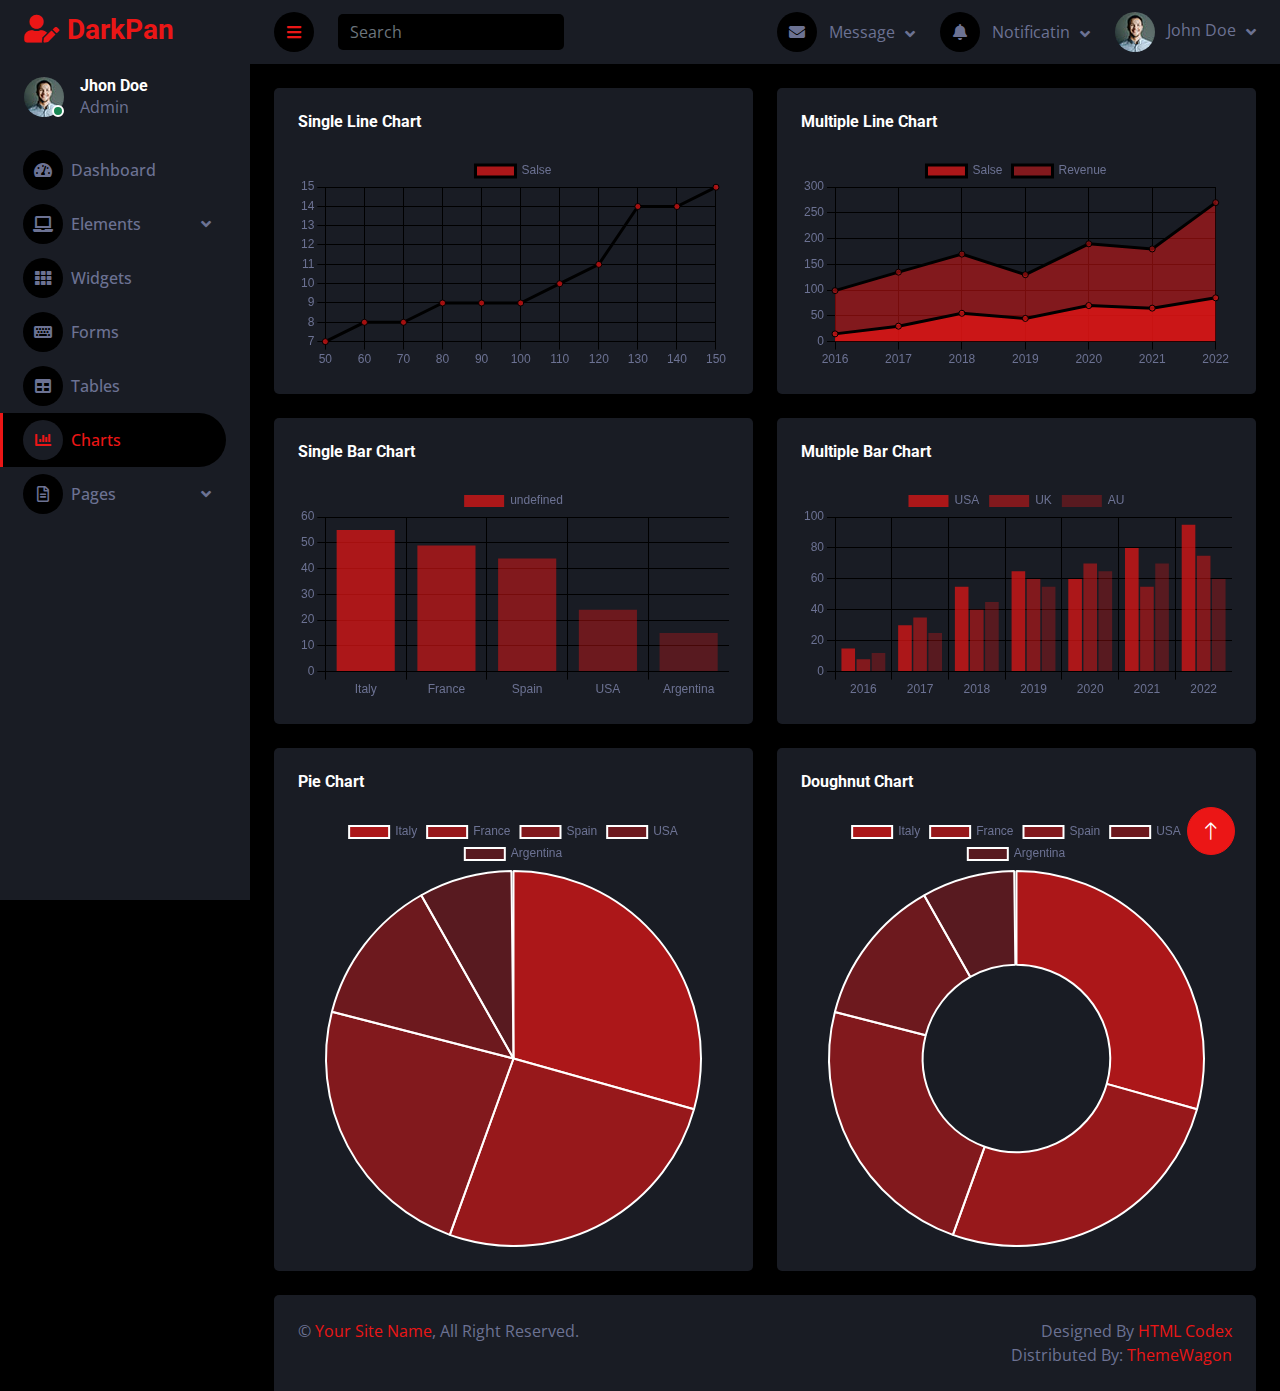
<file: chart.html>
<!DOCTYPE html>
<html lang="en">

<head>
    <meta charset="utf-8">
    <title>DarkPan - Bootstrap 5 Admin Template</title>
    <meta content="width=device-width, initial-scale=1.0" name="viewport">
    <meta content="" name="keywords">
    <meta content="" name="description">

    <!-- Favicon -->
    <link href="img/favicon.ico" rel="icon">

    <!-- Google Web Fonts -->
    <link rel="preconnect" href="https://fonts.googleapis.com">
    <link rel="preconnect" href="https://fonts.gstatic.com" crossorigin>
    <link href="https://fonts.googleapis.com/css2?family=Open+Sans:wght@400;600&family=Roboto:wght@500;700&display=swap" rel="stylesheet"> 
    
    <!-- Icon Font Stylesheet -->
    <link href="https://cdnjs.cloudflare.com/ajax/libs/font-awesome/5.10.0/css/all.min.css" rel="stylesheet">
    <link href="https://cdn.jsdelivr.net/npm/bootstrap-icons@1.4.1/font/bootstrap-icons.css" rel="stylesheet">

    <!-- Libraries Stylesheet -->
    <link href="lib/owlcarousel/assets/owl.carousel.min.css" rel="stylesheet">
    <link href="lib/tempusdominus/css/tempusdominus-bootstrap-4.min.css" rel="stylesheet" />

    <!-- Customized Bootstrap Stylesheet -->
    <link href="css/bootstrap.min.css" rel="stylesheet">

    <!-- Template Stylesheet -->
    <link href="css/style.css" rel="stylesheet">
</head>

<body>
    <div class="container-fluid position-relative d-flex p-0">
        <!-- Spinner Start -->
        <div id="spinner" class="show bg-dark position-fixed translate-middle w-100 vh-100 top-50 start-50 d-flex align-items-center justify-content-center">
            <div class="spinner-border text-primary" style="width: 3rem; height: 3rem;" role="status">
                <span class="sr-only">Loading...</span>
            </div>
        </div>
        <!-- Spinner End -->


        <!-- Sidebar Start -->
        <div class="sidebar pe-4 pb-3">
            <nav class="navbar bg-secondary navbar-dark">
                <a href="index.html" class="navbar-brand mx-4 mb-3">
                    <h3 class="text-primary"><i class="fa fa-user-edit me-2"></i>DarkPan</h3>
                </a>
                <div class="d-flex align-items-center ms-4 mb-4">
                    <div class="position-relative">
                        <img class="rounded-circle" src="img/user.jpg" alt="" style="width: 40px; height: 40px;">
                        <div class="bg-success rounded-circle border border-2 border-white position-absolute end-0 bottom-0 p-1"></div>
                    </div>
                    <div class="ms-3">
                        <h6 class="mb-0">Jhon Doe</h6>
                        <span>Admin</span>
                    </div>
                </div>
                <div class="navbar-nav w-100">
                    <a href="index.html" class="nav-item nav-link"><i class="fa fa-tachometer-alt me-2"></i>Dashboard</a>
                    <div class="nav-item dropdown">
                        <a href="#" class="nav-link dropdown-toggle" data-bs-toggle="dropdown"><i class="fa fa-laptop me-2"></i>Elements</a>
                        <div class="dropdown-menu bg-transparent border-0">
                            <a href="button.html" class="dropdown-item">Buttons</a>
                            <a href="typography.html" class="dropdown-item">Typography</a>
                            <a href="element.html" class="dropdown-item">Other Elements</a>
                        </div>
                    </div>
                    <a href="widget.html" class="nav-item nav-link"><i class="fa fa-th me-2"></i>Widgets</a>
                    <a href="form.html" class="nav-item nav-link"><i class="fa fa-keyboard me-2"></i>Forms</a>
                    <a href="table.html" class="nav-item nav-link"><i class="fa fa-table me-2"></i>Tables</a>
                    <a href="chart.html" class="nav-item nav-link active"><i class="fa fa-chart-bar me-2"></i>Charts</a>
                    <div class="nav-item dropdown">
                        <a href="#" class="nav-link dropdown-toggle" data-bs-toggle="dropdown"><i class="far fa-file-alt me-2"></i>Pages</a>
                        <div class="dropdown-menu bg-transparent border-0">
                            <a href="signin.html" class="dropdown-item">Sign In</a>
                            <a href="signup.html" class="dropdown-item">Sign Up</a>
                            <a href="404.html" class="dropdown-item">404 Error</a>
                            <a href="blank.html" class="dropdown-item">Blank Page</a>
                        </div>
                    </div>
                </div>
            </nav>
        </div>
        <!-- Sidebar End -->


        <!-- Content Start -->
        <div class="content">
            <!-- Navbar Start -->
            <nav class="navbar navbar-expand bg-secondary navbar-dark sticky-top px-4 py-0">
                <a href="index.html" class="navbar-brand d-flex d-lg-none me-4">
                    <h2 class="text-primary mb-0"><i class="fa fa-user-edit"></i></h2>
                </a>
                <a href="#" class="sidebar-toggler flex-shrink-0">
                    <i class="fa fa-bars"></i>
                </a>
                <form class="d-none d-md-flex ms-4">
                    <input class="form-control bg-dark border-0" type="search" placeholder="Search">
                </form>
                <div class="navbar-nav align-items-center ms-auto">
                    <div class="nav-item dropdown">
                        <a href="#" class="nav-link dropdown-toggle" data-bs-toggle="dropdown">
                            <i class="fa fa-envelope me-lg-2"></i>
                            <span class="d-none d-lg-inline-flex">Message</span>
                        </a>
                        <div class="dropdown-menu dropdown-menu-end bg-secondary border-0 rounded-0 rounded-bottom m-0">
                            <a href="#" class="dropdown-item">
                                <div class="d-flex align-items-center">
                                    <img class="rounded-circle" src="img/user.jpg" alt="" style="width: 40px; height: 40px;">
                                    <div class="ms-2">
                                        <h6 class="fw-normal mb-0">Jhon send you a message</h6>
                                        <small>15 minutes ago</small>
                                    </div>
                                </div>
                            </a>
                            <hr class="dropdown-divider">
                            <a href="#" class="dropdown-item">
                                <div class="d-flex align-items-center">
                                    <img class="rounded-circle" src="img/user.jpg" alt="" style="width: 40px; height: 40px;">
                                    <div class="ms-2">
                                        <h6 class="fw-normal mb-0">Jhon send you a message</h6>
                                        <small>15 minutes ago</small>
                                    </div>
                                </div>
                            </a>
                            <hr class="dropdown-divider">
                            <a href="#" class="dropdown-item">
                                <div class="d-flex align-items-center">
                                    <img class="rounded-circle" src="img/user.jpg" alt="" style="width: 40px; height: 40px;">
                                    <div class="ms-2">
                                        <h6 class="fw-normal mb-0">Jhon send you a message</h6>
                                        <small>15 minutes ago</small>
                                    </div>
                                </div>
                            </a>
                            <hr class="dropdown-divider">
                            <a href="#" class="dropdown-item text-center">See all message</a>
                        </div>
                    </div>
                    <div class="nav-item dropdown">
                        <a href="#" class="nav-link dropdown-toggle" data-bs-toggle="dropdown">
                            <i class="fa fa-bell me-lg-2"></i>
                            <span class="d-none d-lg-inline-flex">Notificatin</span>
                        </a>
                        <div class="dropdown-menu dropdown-menu-end bg-secondary border-0 rounded-0 rounded-bottom m-0">
                            <a href="#" class="dropdown-item">
                                <h6 class="fw-normal mb-0">Profile updated</h6>
                                <small>15 minutes ago</small>
                            </a>
                            <hr class="dropdown-divider">
                            <a href="#" class="dropdown-item">
                                <h6 class="fw-normal mb-0">New user added</h6>
                                <small>15 minutes ago</small>
                            </a>
                            <hr class="dropdown-divider">
                            <a href="#" class="dropdown-item">
                                <h6 class="fw-normal mb-0">Password changed</h6>
                                <small>15 minutes ago</small>
                            </a>
                            <hr class="dropdown-divider">
                            <a href="#" class="dropdown-item text-center">See all notifications</a>
                        </div>
                    </div>
                    <div class="nav-item dropdown">
                        <a href="#" class="nav-link dropdown-toggle" data-bs-toggle="dropdown">
                            <img class="rounded-circle me-lg-2" src="img/user.jpg" alt="" style="width: 40px; height: 40px;">
                            <span class="d-none d-lg-inline-flex">John Doe</span>
                        </a>
                        <div class="dropdown-menu dropdown-menu-end bg-secondary border-0 rounded-0 rounded-bottom m-0">
                            <a href="#" class="dropdown-item">My Profile</a>
                            <a href="#" class="dropdown-item">Settings</a>
                            <a href="#" class="dropdown-item">Log Out</a>
                        </div>
                    </div>
                </div>
            </nav>
            <!-- Navbar End -->


            <!-- Chart Start -->
            <div class="container-fluid pt-4 px-4">
                <div class="row g-4">
                    <div class="col-sm-12 col-xl-6">
                        <div class="bg-secondary rounded h-100 p-4">
                            <h6 class="mb-4">Single Line Chart</h6>
                            <canvas id="line-chart"></canvas>
                        </div>
                    </div>
                    <div class="col-sm-12 col-xl-6">
                        <div class="bg-secondary rounded h-100 p-4">
                            <h6 class="mb-4">Multiple Line Chart</h6>
                            <canvas id="salse-revenue"></canvas>
                        </div>
                    </div>
                    <div class="col-sm-12 col-xl-6">
                        <div class="bg-secondary rounded h-100 p-4">
                            <h6 class="mb-4">Single Bar Chart</h6>
                            <canvas id="bar-chart"></canvas>
                        </div>
                    </div>
                    <div class="col-sm-12 col-xl-6">
                        <div class="bg-secondary rounded h-100 p-4">
                            <h6 class="mb-4">Multiple Bar Chart</h6>
                            <canvas id="worldwide-sales"></canvas>
                        </div>
                    </div>
                    <div class="col-sm-12 col-xl-6">
                        <div class="bg-secondary rounded h-100 p-4">
                            <h6 class="mb-4">Pie Chart</h6>
                            <canvas id="pie-chart"></canvas>
                        </div>
                    </div>
                    <div class="col-sm-12 col-xl-6">
                        <div class="bg-secondary rounded h-100 p-4">
                            <h6 class="mb-4">Doughnut Chart</h6>
                            <canvas id="doughnut-chart"></canvas>
                        </div>
                    </div>
                </div>
            </div>
            <!-- Chart End -->


            <!-- Footer Start -->
            <div class="container-fluid pt-4 px-4">
                <div class="bg-secondary rounded-top p-4">
                    <div class="row">
                        <div class="col-12 col-sm-6 text-center text-sm-start">
                            &copy; <a href="#">Your Site Name</a>, All Right Reserved. 
                        </div>
                        <div class="col-12 col-sm-6 text-center text-sm-end">
                            <!--/*** This template is free as long as you keep the footer author’s credit link/attribution link/backlink. If you'd like to use the template without the footer author’s credit link/attribution link/backlink, you can purchase the Credit Removal License from "https://htmlcodex.com/credit-removal". Thank you for your support. ***/-->
                            Designed By <a href="https://htmlcodex.com">HTML Codex</a>
                            <br>Distributed By: <a href="https://themewagon.com" target="_blank">ThemeWagon</a>
                        </div>
                    </div>
                </div>
            </div>
            <!-- Footer End -->
        </div>
        <!-- Content End -->


        <!-- Back to Top -->
        <a href="#" class="btn btn-lg btn-primary btn-lg-square back-to-top"><i class="bi bi-arrow-up"></i></a>
    </div>

    <!-- JavaScript Libraries -->
    <script src="https://code.jquery.com/jquery-3.4.1.min.js"></script>
    <script src="https://cdn.jsdelivr.net/npm/bootstrap@5.0.0/dist/js/bootstrap.bundle.min.js"></script>
    <script src="lib/chart/chart.min.js"></script>
    <script src="lib/easing/easing.min.js"></script>
    <script src="lib/waypoints/waypoints.min.js"></script>
    <script src="lib/owlcarousel/owl.carousel.min.js"></script>
    <script src="lib/tempusdominus/js/moment.min.js"></script>
    <script src="lib/tempusdominus/js/moment-timezone.min.js"></script>
    <script src="lib/tempusdominus/js/tempusdominus-bootstrap-4.min.js"></script>

    <!-- Template Javascript -->
    <script src="js/main.js"></script>
</body>

</html>
</file>
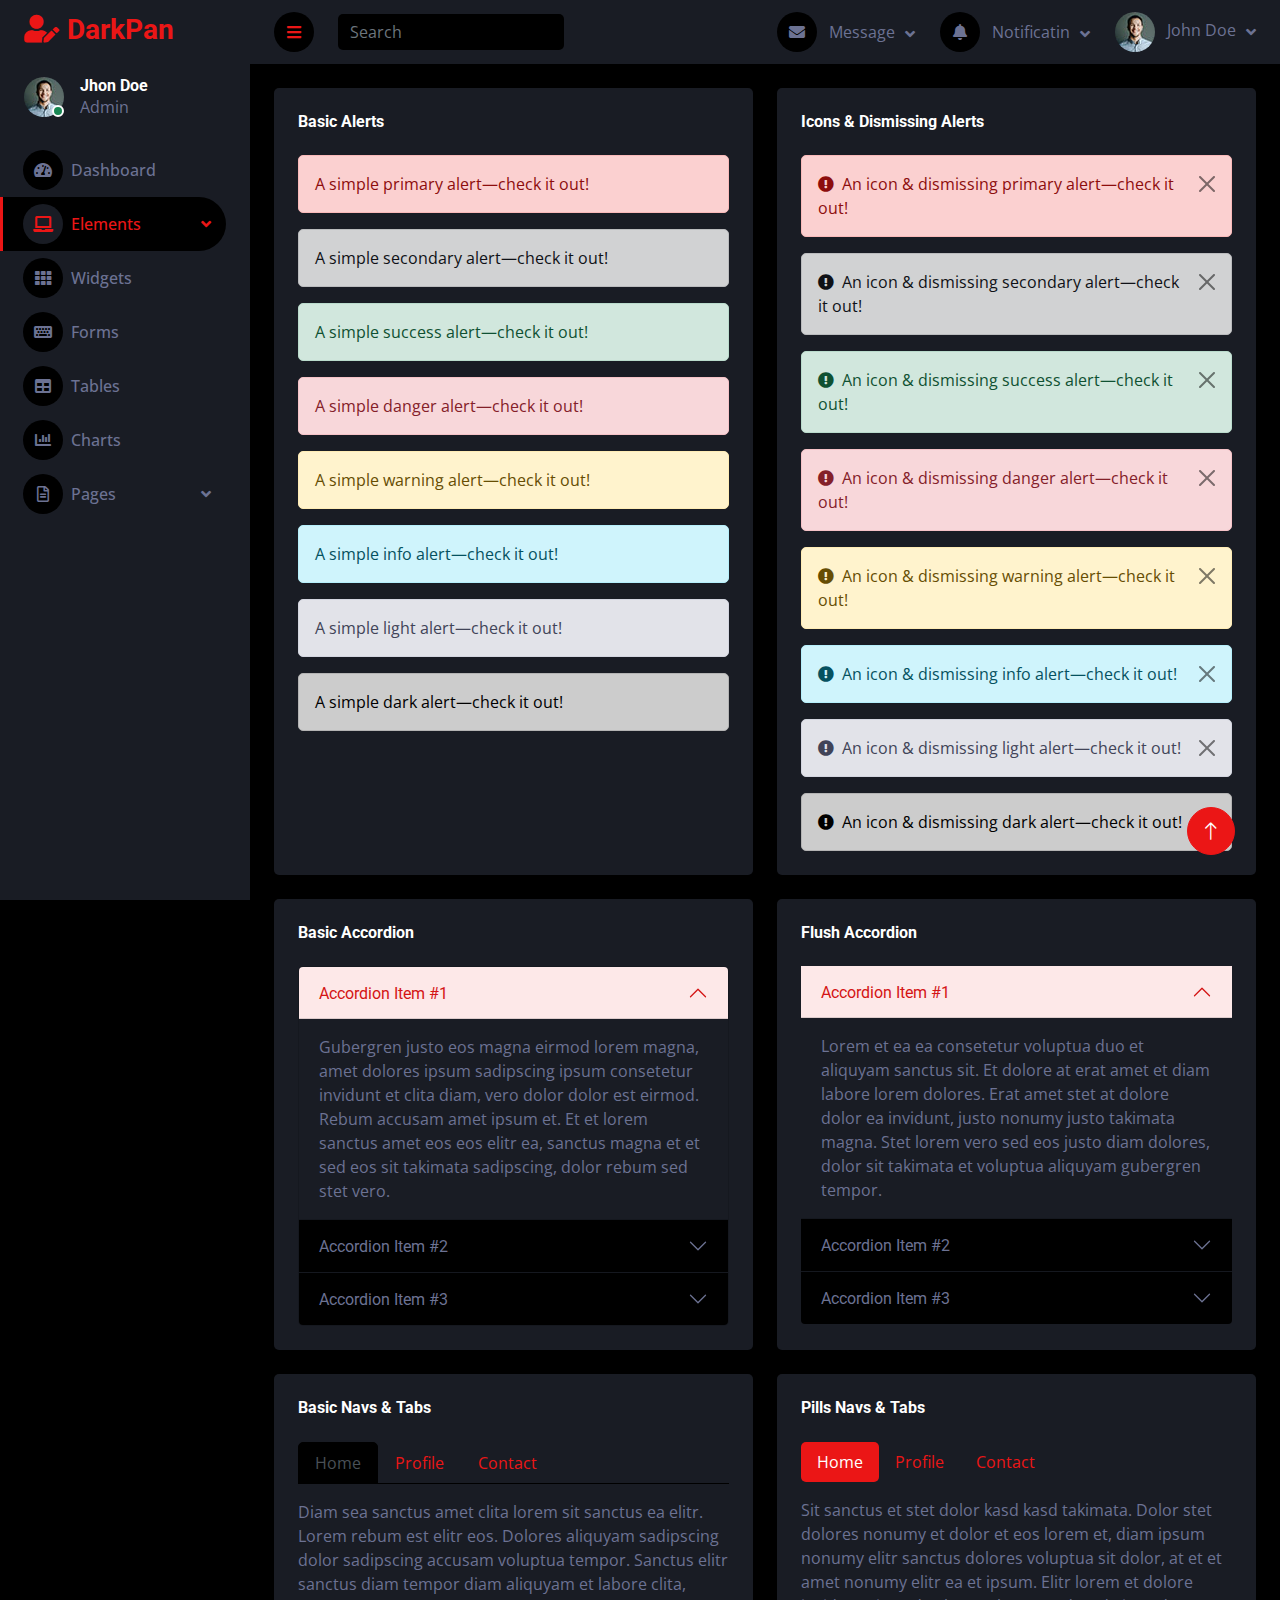
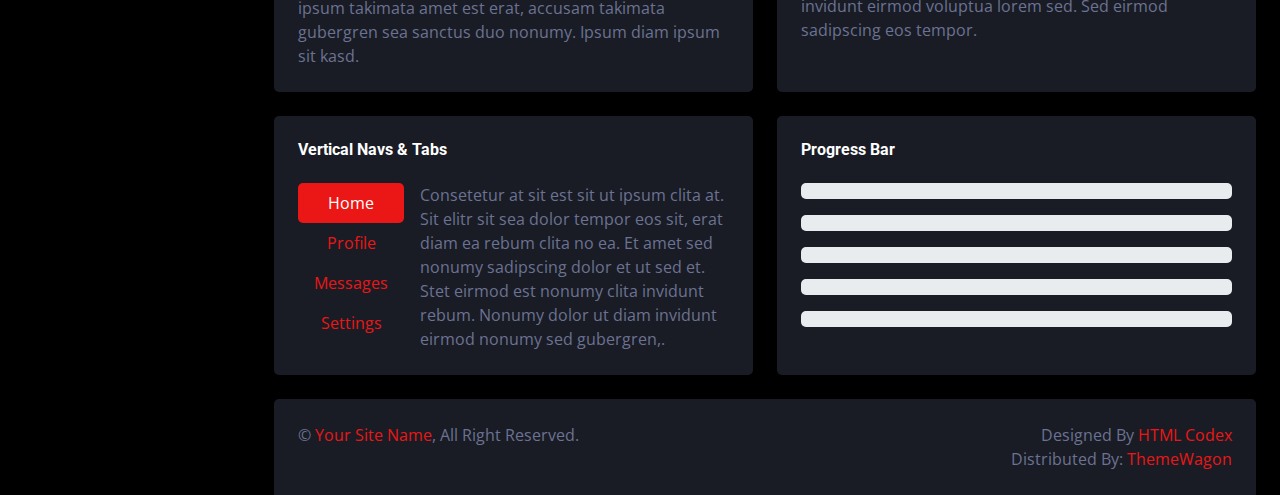
<file: element.html>
<!DOCTYPE html>
<html lang="en">

<head>
    <meta charset="utf-8">
    <title>DarkPan - Bootstrap 5 Admin Template</title>
    <meta content="width=device-width, initial-scale=1.0" name="viewport">
    <meta content="" name="keywords">
    <meta content="" name="description">

    <!-- Favicon -->
    <link href="img/favicon.ico" rel="icon">

    <!-- Google Web Fonts -->
    <link rel="preconnect" href="https://fonts.googleapis.com">
    <link rel="preconnect" href="https://fonts.gstatic.com" crossorigin>
    <link href="https://fonts.googleapis.com/css2?family=Open+Sans:wght@400;600&family=Roboto:wght@500;700&display=swap" rel="stylesheet"> 
    
    <!-- Icon Font Stylesheet -->
    <link href="https://cdnjs.cloudflare.com/ajax/libs/font-awesome/5.10.0/css/all.min.css" rel="stylesheet">
    <link href="https://cdn.jsdelivr.net/npm/bootstrap-icons@1.4.1/font/bootstrap-icons.css" rel="stylesheet">

    <!-- Libraries Stylesheet -->
    <link href="lib/owlcarousel/assets/owl.carousel.min.css" rel="stylesheet">
    <link href="lib/tempusdominus/css/tempusdominus-bootstrap-4.min.css" rel="stylesheet" />

    <!-- Customized Bootstrap Stylesheet -->
    <link href="css/bootstrap.min.css" rel="stylesheet">

    <!-- Template Stylesheet -->
    <link href="css/style.css" rel="stylesheet">
</head>

<body>
    <div class="container-fluid position-relative d-flex p-0">
        <!-- Spinner Start -->
        <div id="spinner" class="show bg-dark position-fixed translate-middle w-100 vh-100 top-50 start-50 d-flex align-items-center justify-content-center">
            <div class="spinner-border text-primary" style="width: 3rem; height: 3rem;" role="status">
                <span class="sr-only">Loading...</span>
            </div>
        </div>
        <!-- Spinner End -->


        <!-- Sidebar Start -->
        <div class="sidebar pe-4 pb-3">
            <nav class="navbar bg-secondary navbar-dark">
                <a href="index.html" class="navbar-brand mx-4 mb-3">
                    <h3 class="text-primary"><i class="fa fa-user-edit me-2"></i>DarkPan</h3>
                </a>
                <div class="d-flex align-items-center ms-4 mb-4">
                    <div class="position-relative">
                        <img class="rounded-circle" src="img/user.jpg" alt="" style="width: 40px; height: 40px;">
                        <div class="bg-success rounded-circle border border-2 border-white position-absolute end-0 bottom-0 p-1"></div>
                    </div>
                    <div class="ms-3">
                        <h6 class="mb-0">Jhon Doe</h6>
                        <span>Admin</span>
                    </div>
                </div>
                <div class="navbar-nav w-100">
                    <a href="index.html" class="nav-item nav-link"><i class="fa fa-tachometer-alt me-2"></i>Dashboard</a>
                    <div class="nav-item dropdown">
                        <a href="#" class="nav-link dropdown-toggle active" data-bs-toggle="dropdown"><i class="fa fa-laptop me-2"></i>Elements</a>
                        <div class="dropdown-menu bg-transparent border-0">
                            <a href="button.html" class="dropdown-item">Buttons</a>
                            <a href="typography.html" class="dropdown-item">Typography</a>
                            <a href="element.html" class="dropdown-item active">Other Elements</a>
                        </div>
                    </div>
                    <a href="widget.html" class="nav-item nav-link"><i class="fa fa-th me-2"></i>Widgets</a>
                    <a href="form.html" class="nav-item nav-link"><i class="fa fa-keyboard me-2"></i>Forms</a>
                    <a href="table.html" class="nav-item nav-link"><i class="fa fa-table me-2"></i>Tables</a>
                    <a href="chart.html" class="nav-item nav-link"><i class="fa fa-chart-bar me-2"></i>Charts</a>
                    <div class="nav-item dropdown">
                        <a href="#" class="nav-link dropdown-toggle" data-bs-toggle="dropdown"><i class="far fa-file-alt me-2"></i>Pages</a>
                        <div class="dropdown-menu bg-transparent border-0">
                            <a href="signin.html" class="dropdown-item">Sign In</a>
                            <a href="signup.html" class="dropdown-item">Sign Up</a>
                            <a href="404.html" class="dropdown-item">404 Error</a>
                            <a href="blank.html" class="dropdown-item">Blank Page</a>
                        </div>
                    </div>
                </div>
            </nav>
        </div>
        <!-- Sidebar End -->


        <!-- Content Start -->
        <div class="content">
            <!-- Navbar Start -->
            <nav class="navbar navbar-expand bg-secondary navbar-dark sticky-top px-4 py-0">
                <a href="index.html" class="navbar-brand d-flex d-lg-none me-4">
                    <h2 class="text-primary mb-0"><i class="fa fa-user-edit"></i></h2>
                </a>
                <a href="#" class="sidebar-toggler flex-shrink-0">
                    <i class="fa fa-bars"></i>
                </a>
                <form class="d-none d-md-flex ms-4">
                    <input class="form-control bg-dark border-0" type="search" placeholder="Search">
                </form>
                <div class="navbar-nav align-items-center ms-auto">
                    <div class="nav-item dropdown">
                        <a href="#" class="nav-link dropdown-toggle" data-bs-toggle="dropdown">
                            <i class="fa fa-envelope me-lg-2"></i>
                            <span class="d-none d-lg-inline-flex">Message</span>
                        </a>
                        <div class="dropdown-menu dropdown-menu-end bg-secondary border-0 rounded-0 rounded-bottom m-0">
                            <a href="#" class="dropdown-item">
                                <div class="d-flex align-items-center">
                                    <img class="rounded-circle" src="img/user.jpg" alt="" style="width: 40px; height: 40px;">
                                    <div class="ms-2">
                                        <h6 class="fw-normal mb-0">Jhon send you a message</h6>
                                        <small>15 minutes ago</small>
                                    </div>
                                </div>
                            </a>
                            <hr class="dropdown-divider">
                            <a href="#" class="dropdown-item">
                                <div class="d-flex align-items-center">
                                    <img class="rounded-circle" src="img/user.jpg" alt="" style="width: 40px; height: 40px;">
                                    <div class="ms-2">
                                        <h6 class="fw-normal mb-0">Jhon send you a message</h6>
                                        <small>15 minutes ago</small>
                                    </div>
                                </div>
                            </a>
                            <hr class="dropdown-divider">
                            <a href="#" class="dropdown-item">
                                <div class="d-flex align-items-center">
                                    <img class="rounded-circle" src="img/user.jpg" alt="" style="width: 40px; height: 40px;">
                                    <div class="ms-2">
                                        <h6 class="fw-normal mb-0">Jhon send you a message</h6>
                                        <small>15 minutes ago</small>
                                    </div>
                                </div>
                            </a>
                            <hr class="dropdown-divider">
                            <a href="#" class="dropdown-item text-center">See all message</a>
                        </div>
                    </div>
                    <div class="nav-item dropdown">
                        <a href="#" class="nav-link dropdown-toggle" data-bs-toggle="dropdown">
                            <i class="fa fa-bell me-lg-2"></i>
                            <span class="d-none d-lg-inline-flex">Notificatin</span>
                        </a>
                        <div class="dropdown-menu dropdown-menu-end bg-secondary border-0 rounded-0 rounded-bottom m-0">
                            <a href="#" class="dropdown-item">
                                <h6 class="fw-normal mb-0">Profile updated</h6>
                                <small>15 minutes ago</small>
                            </a>
                            <hr class="dropdown-divider">
                            <a href="#" class="dropdown-item">
                                <h6 class="fw-normal mb-0">New user added</h6>
                                <small>15 minutes ago</small>
                            </a>
                            <hr class="dropdown-divider">
                            <a href="#" class="dropdown-item">
                                <h6 class="fw-normal mb-0">Password changed</h6>
                                <small>15 minutes ago</small>
                            </a>
                            <hr class="dropdown-divider">
                            <a href="#" class="dropdown-item text-center">See all notifications</a>
                        </div>
                    </div>
                    <div class="nav-item dropdown">
                        <a href="#" class="nav-link dropdown-toggle" data-bs-toggle="dropdown">
                            <img class="rounded-circle me-lg-2" src="img/user.jpg" alt="" style="width: 40px; height: 40px;">
                            <span class="d-none d-lg-inline-flex">John Doe</span>
                        </a>
                        <div class="dropdown-menu dropdown-menu-end bg-secondary border-0 rounded-0 rounded-bottom m-0">
                            <a href="#" class="dropdown-item">My Profile</a>
                            <a href="#" class="dropdown-item">Settings</a>
                            <a href="#" class="dropdown-item">Log Out</a>
                        </div>
                    </div>
                </div>
            </nav>
            <!-- Navbar End -->


            <!-- Other Elements Start -->
            <div class="container-fluid pt-4 px-4">
                <div class="row g-4">
                    <div class="col-sm-12 col-xl-6">
                        <div class="bg-secondary rounded h-100 p-4">
                            <h6 class="mb-4">Basic Alerts</h6>
                            <div class="alert alert-primary" role="alert">
                                A simple primary alert—check it out!
                            </div>
                            <div class="alert alert-secondary" role="alert">
                                A simple secondary alert—check it out!
                            </div>
                            <div class="alert alert-success" role="alert">
                                A simple success alert—check it out!
                            </div>
                            <div class="alert alert-danger" role="alert">
                                A simple danger alert—check it out!
                            </div>
                            <div class="alert alert-warning" role="alert">
                                A simple warning alert—check it out!
                            </div>
                            <div class="alert alert-info" role="alert">
                                A simple info alert—check it out!
                            </div>
                            <div class="alert alert-light" role="alert">
                                A simple light alert—check it out!
                            </div>
                            <div class="alert alert-dark mb-0" role="alert">
                                A simple dark alert—check it out!
                            </div>
                        </div>
                    </div>
                    <div class="col-sm-12 col-xl-6">
                        <div class="bg-secondary rounded h-100 p-4">
                            <h6 class="mb-4">Icons & Dismissing Alerts</h6>
                            <div class="alert alert-primary alert-dismissible fade show" role="alert">
                                <i class="fa fa-exclamation-circle me-2"></i>An icon & dismissing primary alert—check it out!
                                <button type="button" class="btn-close" data-bs-dismiss="alert" aria-label="Close"></button>
                            </div>
                            <div class="alert alert-secondary alert-dismissible fade show" role="alert">
                                <i class="fa fa-exclamation-circle me-2"></i>An icon & dismissing secondary alert—check it out!
                                <button type="button" class="btn-close" data-bs-dismiss="alert" aria-label="Close"></button>
                            </div>
                            <div class="alert alert-success alert-dismissible fade show" role="alert">
                                <i class="fa fa-exclamation-circle me-2"></i>An icon & dismissing success alert—check it out!
                                <button type="button" class="btn-close" data-bs-dismiss="alert" aria-label="Close"></button>
                            </div>
                            <div class="alert alert-danger alert-dismissible fade show" role="alert">
                                <i class="fa fa-exclamation-circle me-2"></i>An icon & dismissing danger alert—check it out!
                                <button type="button" class="btn-close" data-bs-dismiss="alert" aria-label="Close"></button>
                            </div>
                            <div class="alert alert-warning alert-dismissible fade show" role="alert">
                                <i class="fa fa-exclamation-circle me-2"></i>An icon & dismissing warning alert—check it out!
                                <button type="button" class="btn-close" data-bs-dismiss="alert" aria-label="Close"></button>
                            </div>
                            <div class="alert alert-info alert-dismissible fade show" role="alert">
                                <i class="fa fa-exclamation-circle me-2"></i>An icon & dismissing info alert—check it out!
                                <button type="button" class="btn-close" data-bs-dismiss="alert" aria-label="Close"></button>
                            </div>
                            <div class="alert alert-light alert-dismissible fade show" role="alert">
                                <i class="fa fa-exclamation-circle me-2"></i>An icon & dismissing light alert—check it out!
                                <button type="button" class="btn-close" data-bs-dismiss="alert" aria-label="Close"></button>
                            </div>
                            <div class="alert alert-dark alert-dismissible fade show mb-0" role="alert">
                                <i class="fa fa-exclamation-circle me-2"></i>An icon & dismissing dark alert—check it out!
                                <button type="button" class="btn-close" data-bs-dismiss="alert" aria-label="Close"></button>
                            </div>
                        </div>
                    </div>
                    <div class="col-sm-12 col-xl-6">
                        <div class="bg-secondary rounded h-100 p-4">
                            <h6 class="mb-4">Basic Accordion</h6>
                            <div class="accordion" id="accordionExample">
                                <div class="accordion-item bg-transparent">
                                    <h2 class="accordion-header" id="headingOne">
                                        <button class="accordion-button" type="button" data-bs-toggle="collapse"
                                            data-bs-target="#collapseOne" aria-expanded="true"
                                            aria-controls="collapseOne">
                                            Accordion Item #1
                                        </button>
                                    </h2>
                                    <div id="collapseOne" class="accordion-collapse collapse show"
                                        aria-labelledby="headingOne" data-bs-parent="#accordionExample">
                                        <div class="accordion-body">
                                            Gubergren justo eos magna eirmod lorem magna, amet dolores ipsum sadipscing ipsum consetetur invidunt et clita diam, vero dolor dolor est eirmod. Rebum accusam amet ipsum et. Et et lorem sanctus amet eos eos elitr ea, sanctus magna et et sed eos sit takimata sadipscing, dolor rebum sed stet vero.
                                        </div>
                                    </div>
                                </div>
                                <div class="accordion-item bg-transparent">
                                    <h2 class="accordion-header" id="headingTwo">
                                        <button class="accordion-button collapsed" type="button"
                                            data-bs-toggle="collapse" data-bs-target="#collapseTwo"
                                            aria-expanded="false" aria-controls="collapseTwo">
                                            Accordion Item #2
                                        </button>
                                    </h2>
                                    <div id="collapseTwo" class="accordion-collapse collapse"
                                        aria-labelledby="headingTwo" data-bs-parent="#accordionExample">
                                        <div class="accordion-body">
                                            Voluptua sit dolores consetetur ea et diam est et takimata. Et erat sadipscing dolores et stet diam ut ut diam, sit aliquyam no magna et dolore lorem dolor sit. Lorem lorem sed sed duo, eirmod sit diam ipsum sit erat, lorem sit dolor diam amet ea aliquyam tempor rebum invidunt,.
                                        </div>
                                    </div>
                                </div>
                                <div class="accordion-item bg-transparent">
                                    <h2 class="accordion-header" id="headingThree">
                                        <button class="accordion-button collapsed" type="button"
                                            data-bs-toggle="collapse" data-bs-target="#collapseThree"
                                            aria-expanded="false" aria-controls="collapseThree">
                                            Accordion Item #3
                                        </button>
                                    </h2>
                                    <div id="collapseThree" class="accordion-collapse collapse"
                                        aria-labelledby="headingThree" data-bs-parent="#accordionExample">
                                        <div class="accordion-body">
                                            Dolore eos dolor tempor justo sea eos amet eos kasd dolor, et diam tempor lorem dolores vero. Stet dolore gubergren nonumy diam. Consetetur sit takimata magna invidunt, dolore sea amet consetetur ea et rebum, invidunt et amet sit sea. Dolor eirmod sed magna sadipscing sadipscing lorem lorem sed, sit lorem.
                                        </div>
                                    </div>
                                </div>
                            </div>
                        </div>
                    </div>
                    <div class="col-sm-12 col-xl-6">
                        <div class="bg-secondary rounded h-100 p-4">
                            <h6 class="mb-4">Flush Accordion</h6>
                            <div class="accordion accordion-flush" id="accordionFlushExample">
                                <div class="accordion-item bg-transparent">
                                    <h2 class="accordion-header" id="flush-headingOne">
                                        <button class="accordion-button" type="button"
                                            data-bs-toggle="collapse" data-bs-target="#flush-collapseOne"
                                            aria-expanded="true" aria-controls="flush-collapseOne">
                                            Accordion Item #1
                                        </button>
                                    </h2>
                                    <div id="flush-collapseOne" class="accordion-collapse collapse show"
                                        aria-labelledby="flush-headingOne" data-bs-parent="#accordionFlushExample">
                                        <div class="accordion-body">
                                            Lorem et ea ea consetetur voluptua duo et aliquyam sanctus sit. Et dolore at erat amet et diam labore lorem dolores. Erat amet stet at dolore dolor ea invidunt, justo nonumy justo takimata magna. Stet lorem vero sed eos justo diam dolores, dolor sit takimata et voluptua aliquyam gubergren tempor.
                                        </div>
                                    </div>
                                </div>
                                <div class="accordion-item bg-transparent">
                                    <h2 class="accordion-header" id="flush-headingTwo">
                                        <button class="accordion-button collapsed" type="button"
                                            data-bs-toggle="collapse" data-bs-target="#flush-collapseTwo"
                                            aria-expanded="false" aria-controls="flush-collapseTwo">
                                            Accordion Item #2
                                        </button>
                                    </h2>
                                    <div id="flush-collapseTwo" class="accordion-collapse collapse"
                                        aria-labelledby="flush-headingTwo" data-bs-parent="#accordionFlushExample">
                                        <div class="accordion-body">
                                            Sea diam dolore aliquyam aliquyam diam et consetetur et. Accusam amet no invidunt invidunt et consetetur, magna ut nonumy kasd erat tempor dolor et. Diam magna dolor sed amet duo dolores magna vero. Amet sit sadipscing ea diam clita lorem sit. Vero et et et tempor diam. Ipsum eirmod sit.
                                        </div>
                                    </div>
                                </div>
                                <div class="accordion-item bg-transparent">
                                    <h2 class="accordion-header" id="flush-headingThree">
                                        <button class="accordion-button collapsed" type="button"
                                            data-bs-toggle="collapse" data-bs-target="#flush-collapseThree"
                                            aria-expanded="false" aria-controls="flush-collapseThree">
                                            Accordion Item #3
                                        </button>
                                    </h2>
                                    <div id="flush-collapseThree" class="accordion-collapse collapse"
                                        aria-labelledby="flush-headingThree" data-bs-parent="#accordionFlushExample">
                                        <div class="accordion-body">
                                            Sea sea sit sanctus magna gubergren kasd, magna justo ea lorem lorem. Elitr aliquyam ipsum clita consetetur duo at nonumy invidunt, invidunt eos dolore vero sit amet amet magna tempor clita, takimata diam justo stet erat et vero erat. Sit ipsum eirmod sea ut vero dolores sea clita nonumy, no.
                                        </div>
                                    </div>
                                </div>
                            </div>
                        </div>
                    </div>
                    <div class="col-sm-12 col-xl-6">
                        <div class="bg-secondary rounded h-100 p-4">
                            <h6 class="mb-4">Basic Navs & Tabs</h6>
                            <nav>
                                <div class="nav nav-tabs" id="nav-tab" role="tablist">
                                    <button class="nav-link active" id="nav-home-tab" data-bs-toggle="tab"
                                        data-bs-target="#nav-home" type="button" role="tab" aria-controls="nav-home"
                                        aria-selected="true">Home</button>
                                    <button class="nav-link" id="nav-profile-tab" data-bs-toggle="tab"
                                        data-bs-target="#nav-profile" type="button" role="tab"
                                        aria-controls="nav-profile" aria-selected="false">Profile</button>
                                    <button class="nav-link" id="nav-contact-tab" data-bs-toggle="tab"
                                        data-bs-target="#nav-contact" type="button" role="tab"
                                        aria-controls="nav-contact" aria-selected="false">Contact</button>
                                </div>
                            </nav>
                            <div class="tab-content pt-3" id="nav-tabContent">
                                <div class="tab-pane fade show active" id="nav-home" role="tabpanel" aria-labelledby="nav-home-tab">
                                    Diam sea sanctus amet clita lorem sit sanctus ea elitr. Lorem rebum est elitr eos. Dolores aliquyam sadipscing dolor sadipscing accusam voluptua tempor. Sanctus elitr sanctus diam tempor diam aliquyam et labore clita, ipsum takimata amet est erat, accusam takimata gubergren sea sanctus duo nonumy. Ipsum diam ipsum sit kasd.
                                </div>
                                <div class="tab-pane fade" id="nav-profile" role="tabpanel" aria-labelledby="nav-profile-tab">
                                    Sanctus vero sit kasd sea gubergren takimata consetetur elitr elitr, consetetur sadipscing takimata ipsum dolores. Accusam duo accusam et labore ea elitr ipsum tempor sit, dolore aliquyam ipsum sit amet sit. Et dolore ipsum labore invidunt rebum. Sed dolore gubergren sanctus vero diam lorem rebum elitr, erat diam dolor clita.
                                </div>
                                <div class="tab-pane fade" id="nav-contact" role="tabpanel" aria-labelledby="nav-contact-tab">
                                    Sit consetetur eirmod lorem ea magna sadipscing ipsum elitr invidunt, dolores lorem erat ipsum ut aliquyam eos lorem sed. Nonumy aliquyam ea justo eos dolores dolores duo dolores. Aliquyam dolor sea dolores sit takimata no erat vero. At lorem justo tempor lorem duo, stet kasd aliquyam ipsum voluptua labore at.
                                </div>
                            </div>
                        </div>
                    </div>
                    <div class="col-sm-12 col-xl-6">
                        <div class="bg-secondary rounded h-100 p-4">
                            <h6 class="mb-4">Pills Navs & Tabs</h6>
                            <ul class="nav nav-pills mb-3" id="pills-tab" role="tablist">
                                <li class="nav-item" role="presentation">
                                    <button class="nav-link active" id="pills-home-tab" data-bs-toggle="pill"
                                        data-bs-target="#pills-home" type="button" role="tab" aria-controls="pills-home"
                                        aria-selected="true">Home</button>
                                </li>
                                <li class="nav-item" role="presentation">
                                    <button class="nav-link" id="pills-profile-tab" data-bs-toggle="pill"
                                        data-bs-target="#pills-profile" type="button" role="tab"
                                        aria-controls="pills-profile" aria-selected="false">Profile</button>
                                </li>
                                <li class="nav-item" role="presentation">
                                    <button class="nav-link" id="pills-contact-tab" data-bs-toggle="pill"
                                        data-bs-target="#pills-contact" type="button" role="tab"
                                        aria-controls="pills-contact" aria-selected="false">Contact</button>
                                </li>
                            </ul>
                            <div class="tab-content" id="pills-tabContent">
                                <div class="tab-pane fade show active" id="pills-home" role="tabpanel" aria-labelledby="pills-home-tab">
                                    Sit sanctus et stet dolor kasd kasd takimata. Dolor stet dolores nonumy et dolor et eos lorem et, diam ipsum nonumy elitr sanctus dolores voluptua sit dolor, at et et amet nonumy elitr ea et ipsum. Elitr lorem et dolore invidunt eirmod voluptua lorem sed. Sed eirmod sadipscing eos tempor.
                                </div>
                                <div class="tab-pane fade" id="pills-profile" role="tabpanel" aria-labelledby="pills-profile-tab">
                                    Invidunt rebum voluptua lorem eirmod dolore. Amet no sed sanctus lorem ea. Nonumy sit stet sit magna. Rebum rebum ipsum clita erat consetetur, sit dolor sit clita et amet. Est et clita dolore takimata, sea dolores tempor erat consetetur lorem. Consetetur sea sadipscing dolor et dolores et stet, tempor elitr.
                                </div>
                                <div class="tab-pane fade" id="pills-contact" role="tabpanel" aria-labelledby="pills-contact-tab">
                                    Et diam et est sed vero ipsum voluptua dolor et, sit eos justo ipsum no ipsum amet sed aliquyam dolore, ut ipsum sanctus et consetetur. Sit ea sit clita lorem ea gubergren. Et dolore vero sanctus voluptua ipsum sadipscing amet at. Et sed dolore voluptua dolor eos tempor, erat amet.
                                </div>
                            </div>
                        </div>
                    </div>
                    <div class="col-sm-12 col-xl-6">
                        <div class="bg-secondary rounded h-100 p-4">
                            <h6 class="mb-4">Vertical Navs & Tabs</h6>
                            <div class="d-flex align-items-start">
                                <div class="nav flex-column nav-pills me-3" id="v-pills-tab" role="tablist"
                                    aria-orientation="vertical">
                                    <button class="nav-link active" id="v-pills-home-tab" data-bs-toggle="pill"
                                        data-bs-target="#v-pills-home" type="button" role="tab"
                                        aria-controls="v-pills-home" aria-selected="true">Home</button>
                                    <button class="nav-link" id="v-pills-profile-tab" data-bs-toggle="pill"
                                        data-bs-target="#v-pills-profile" type="button" role="tab"
                                        aria-controls="v-pills-profile" aria-selected="false">Profile</button>
                                    <button class="nav-link" id="v-pills-messages-tab" data-bs-toggle="pill"
                                        data-bs-target="#v-pills-messages" type="button" role="tab"
                                        aria-controls="v-pills-messages" aria-selected="false">Messages</button>
                                    <button class="nav-link" id="v-pills-settings-tab" data-bs-toggle="pill"
                                        data-bs-target="#v-pills-settings" type="button" role="tab"
                                        aria-controls="v-pills-settings" aria-selected="false">Settings</button>
                                </div>
                                <div class="tab-content" id="v-pills-tabContent">
                                    <div class="tab-pane fade show active" id="v-pills-home" role="tabpanel" aria-labelledby="v-pills-home-tab">
                                        Consetetur at sit est sit ut ipsum clita at. Sit elitr sit sea dolor tempor eos sit, erat diam ea rebum clita no ea. Et amet sed nonumy sadipscing dolor et ut sed et. Stet eirmod est nonumy clita invidunt rebum. Nonumy dolor ut diam invidunt eirmod nonumy sed gubergren,.
                                    </div>
                                    <div class="tab-pane fade" id="v-pills-profile" role="tabpanel" aria-labelledby="v-pills-profile-tab">
                                        Tempor et kasd accusam duo et dolor no accusam dolore, dolor sed voluptua duo no, sit et stet lorem dolor ipsum tempor consetetur vero, consetetur est eos sit eirmod erat diam accusam sadipscing sit. Takimata erat ea eirmod tempor elitr dolore sadipscing kasd justo, elitr tempor sed eos sadipscing magna.
                                    </div>
                                    <div class="tab-pane fade" id="v-pills-messages" role="tabpanel" aria-labelledby="v-pills-messages-tab">
                                        Sed kasd kasd ea clita sed lorem amet tempor est voluptua, labore stet dolores gubergren clita lorem sed nonumy at. Dolores et ut erat voluptua. Est voluptua stet accusam rebum, elitr amet sit takimata sea eirmod. Sanctus elitr amet sit dolore sea stet et ut. Dolor et sanctus elitr ut.
                                    </div>
                                    <div class="tab-pane fade" id="v-pills-settings" role="tabpanel" aria-labelledby="v-pills-settings-tab">
                                        Sit et vero kasd sea et at, aliquyam takimata et et est, labore et takimata sed ut stet sanctus, nonumy dolor invidunt sit labore et, amet et dolor sit dolor tempor et dolor ipsum nonumy, accusam clita sadipscing ut et labore labore est, dolore accusam vero at est sit. Invidunt.
                                    </div>
                                </div>
                            </div>
                        </div>
                    </div>
                    <div class="col-sm-12 col-xl-6">
                        <div class="bg-secondary rounded h-100 p-4">
                            <h6 class="mb-4">Progress Bar</h6>
                            <div class="pg-bar mb-3">
                                <div class="progress">
                                    <div class="progress-bar progress-bar-striped" role="progressbar" aria-valuenow="10" aria-valuemin="0" aria-valuemax="100"></div>
                                </div>
                            </div>
                            <div class="pg-bar mb-3">
                                <div class="progress">
                                    <div class="progress-bar progress-bar-striped bg-success" role="progressbar" aria-valuenow="25" aria-valuemin="0" aria-valuemax="100"></div>
                                </div>
                            </div>
                            <div class="pg-bar mb-3">
                                <div class="progress">
                                    <div class="progress-bar progress-bar-striped bg-info" role="progressbar" aria-valuenow="50" aria-valuemin="0" aria-valuemax="100"></div>
                                </div>
                            </div>
                            <div class="pg-bar mb-3">
                                <div class="progress">
                                    <div class="progress-bar progress-bar-striped bg-warning" role="progressbar" aria-valuenow="75" aria-valuemin="0" aria-valuemax="100"></div>
                                </div>
                            </div>
                            <div class="pg-bar mb-0">
                                <div class="progress">
                                    <div class="progress-bar progress-bar-striped bg-danger" role="progressbar" aria-valuenow="100" aria-valuemin="0" aria-valuemax="100"></div>
                                </div>
                            </div>
                        </div>
                    </div>
                </div>
            </div>
            <!-- Other Elements End -->


            <!-- Footer Start -->
            <div class="container-fluid pt-4 px-4">
                <div class="bg-secondary rounded-top p-4">
                    <div class="row">
                        <div class="col-12 col-sm-6 text-center text-sm-start">
                            &copy; <a href="#">Your Site Name</a>, All Right Reserved. 
                        </div>
                        <div class="col-12 col-sm-6 text-center text-sm-end">
                            <!--/*** This template is free as long as you keep the footer author’s credit link/attribution link/backlink. If you'd like to use the template without the footer author’s credit link/attribution link/backlink, you can purchase the Credit Removal License from "https://htmlcodex.com/credit-removal". Thank you for your support. ***/-->
                            Designed By <a href="https://htmlcodex.com">HTML Codex</a>
                            <br>Distributed By: <a href="https://themewagon.com" target="_blank">ThemeWagon</a>
                        </div>
                    </div>
                </div>
            </div>
            <!-- Footer End -->
        </div>
        <!-- Content End -->


        <!-- Back to Top -->
        <a href="#" class="btn btn-lg btn-primary btn-lg-square back-to-top"><i class="bi bi-arrow-up"></i></a>
    </div>

    <!-- JavaScript Libraries -->
    <script src="https://code.jquery.com/jquery-3.4.1.min.js"></script>
    <script src="https://cdn.jsdelivr.net/npm/bootstrap@5.0.0/dist/js/bootstrap.bundle.min.js"></script>
    <script src="lib/chart/chart.min.js"></script>
    <script src="lib/easing/easing.min.js"></script>
    <script src="lib/waypoints/waypoints.min.js"></script>
    <script src="lib/owlcarousel/owl.carousel.min.js"></script>
    <script src="lib/tempusdominus/js/moment.min.js"></script>
    <script src="lib/tempusdominus/js/moment-timezone.min.js"></script>
    <script src="lib/tempusdominus/js/tempusdominus-bootstrap-4.min.js"></script>

    <!-- Template Javascript -->
    <script src="js/main.js"></script>
</body>

</html>
</file>
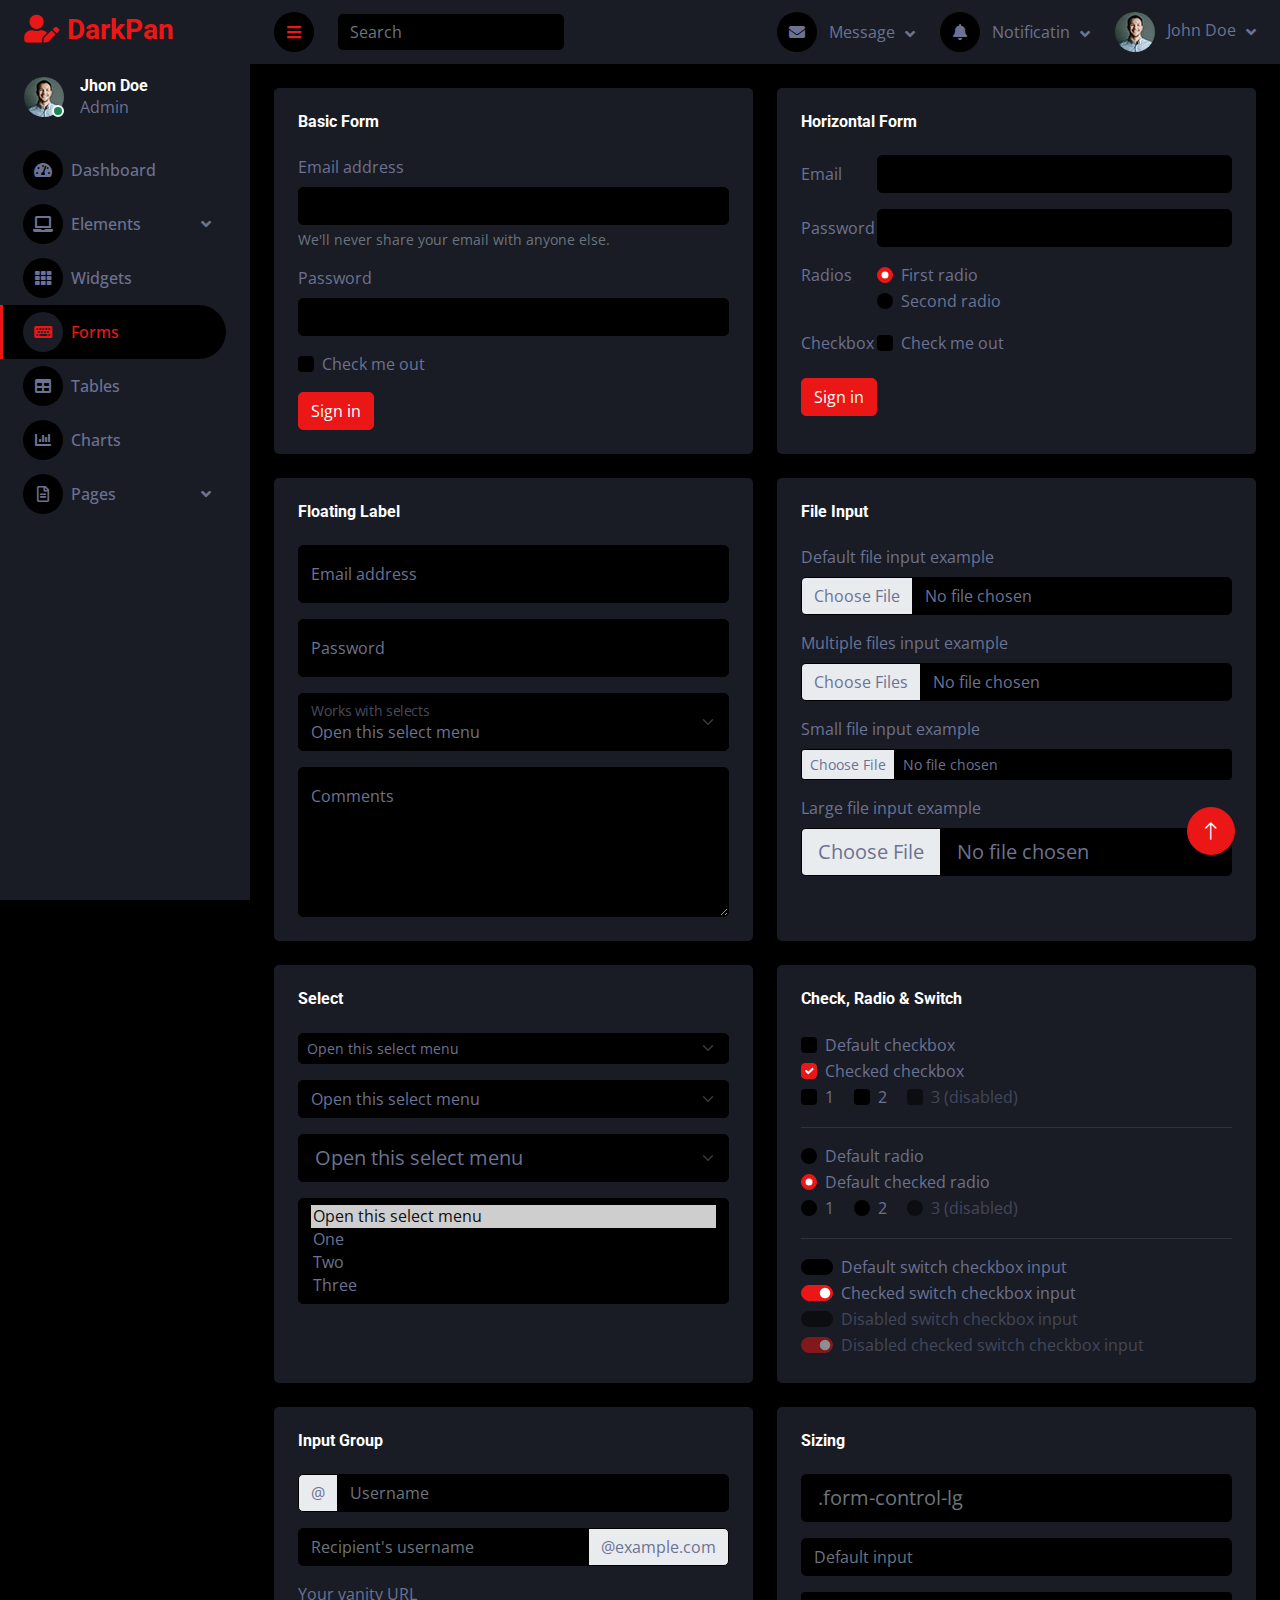
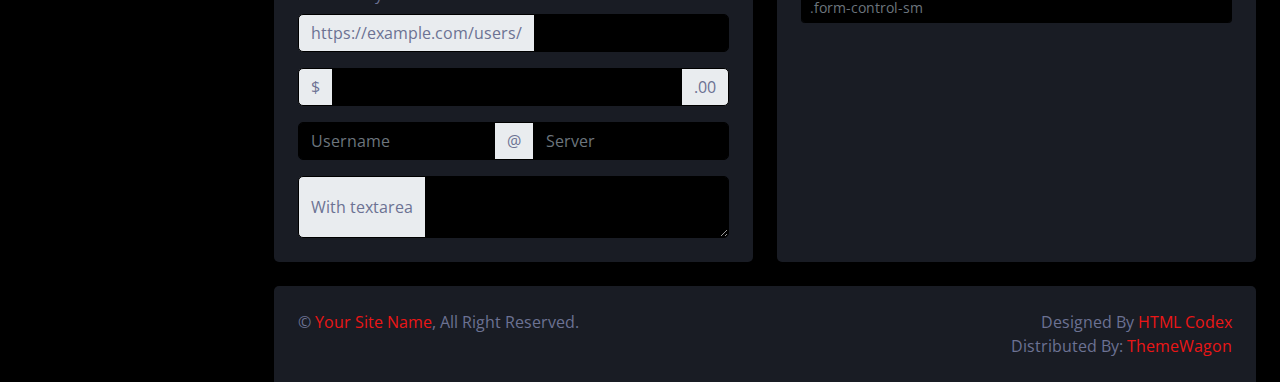
<file: form.html>
<!DOCTYPE html>
<html lang="en">

<head>
    <meta charset="utf-8">
    <title>DarkPan - Bootstrap 5 Admin Template</title>
    <meta content="width=device-width, initial-scale=1.0" name="viewport">
    <meta content="" name="keywords">
    <meta content="" name="description">

    <!-- Favicon -->
    <link href="img/favicon.ico" rel="icon">

    <!-- Google Web Fonts -->
    <link rel="preconnect" href="https://fonts.googleapis.com">
    <link rel="preconnect" href="https://fonts.gstatic.com" crossorigin>
    <link href="https://fonts.googleapis.com/css2?family=Open+Sans:wght@400;600&family=Roboto:wght@500;700&display=swap" rel="stylesheet"> 
    
    <!-- Icon Font Stylesheet -->
    <link href="https://cdnjs.cloudflare.com/ajax/libs/font-awesome/5.10.0/css/all.min.css" rel="stylesheet">
    <link href="https://cdn.jsdelivr.net/npm/bootstrap-icons@1.4.1/font/bootstrap-icons.css" rel="stylesheet">

    <!-- Libraries Stylesheet -->
    <link href="lib/owlcarousel/assets/owl.carousel.min.css" rel="stylesheet">
    <link href="lib/tempusdominus/css/tempusdominus-bootstrap-4.min.css" rel="stylesheet" />

    <!-- Customized Bootstrap Stylesheet -->
    <link href="css/bootstrap.min.css" rel="stylesheet">

    <!-- Template Stylesheet -->
    <link href="css/style.css" rel="stylesheet">
</head>

<body>
    <div class="container-fluid position-relative d-flex p-0">
        <!-- Spinner Start -->
        <div id="spinner" class="show bg-dark position-fixed translate-middle w-100 vh-100 top-50 start-50 d-flex align-items-center justify-content-center">
            <div class="spinner-border text-primary" style="width: 3rem; height: 3rem;" role="status">
                <span class="sr-only">Loading...</span>
            </div>
        </div>
        <!-- Spinner End -->


        <!-- Sidebar Start -->
        <div class="sidebar pe-4 pb-3">
            <nav class="navbar bg-secondary navbar-dark">
                <a href="index.html" class="navbar-brand mx-4 mb-3">
                    <h3 class="text-primary"><i class="fa fa-user-edit me-2"></i>DarkPan</h3>
                </a>
                <div class="d-flex align-items-center ms-4 mb-4">
                    <div class="position-relative">
                        <img class="rounded-circle" src="img/user.jpg" alt="" style="width: 40px; height: 40px;">
                        <div class="bg-success rounded-circle border border-2 border-white position-absolute end-0 bottom-0 p-1"></div>
                    </div>
                    <div class="ms-3">
                        <h6 class="mb-0">Jhon Doe</h6>
                        <span>Admin</span>
                    </div>
                </div>
                <div class="navbar-nav w-100">
                    <a href="index.html" class="nav-item nav-link"><i class="fa fa-tachometer-alt me-2"></i>Dashboard</a>
                    <div class="nav-item dropdown">
                        <a href="#" class="nav-link dropdown-toggle" data-bs-toggle="dropdown"><i class="fa fa-laptop me-2"></i>Elements</a>
                        <div class="dropdown-menu bg-transparent border-0">
                            <a href="button.html" class="dropdown-item">Buttons</a>
                            <a href="typography.html" class="dropdown-item">Typography</a>
                            <a href="element.html" class="dropdown-item">Other Elements</a>
                        </div>
                    </div>
                    <a href="widget.html" class="nav-item nav-link"><i class="fa fa-th me-2"></i>Widgets</a>
                    <a href="form.html" class="nav-item nav-link active"><i class="fa fa-keyboard me-2"></i>Forms</a>
                    <a href="table.html" class="nav-item nav-link"><i class="fa fa-table me-2"></i>Tables</a>
                    <a href="chart.html" class="nav-item nav-link"><i class="fa fa-chart-bar me-2"></i>Charts</a>
                    <div class="nav-item dropdown">
                        <a href="#" class="nav-link dropdown-toggle" data-bs-toggle="dropdown"><i class="far fa-file-alt me-2"></i>Pages</a>
                        <div class="dropdown-menu bg-transparent border-0">
                            <a href="signin.html" class="dropdown-item">Sign In</a>
                            <a href="signup.html" class="dropdown-item">Sign Up</a>
                            <a href="404.html" class="dropdown-item">404 Error</a>
                            <a href="blank.html" class="dropdown-item">Blank Page</a>
                        </div>
                    </div>
                </div>
            </nav>
        </div>
        <!-- Sidebar End -->


        <!-- Content Start -->
        <div class="content">
            <!-- Navbar Start -->
            <nav class="navbar navbar-expand bg-secondary navbar-dark sticky-top px-4 py-0">
                <a href="index.html" class="navbar-brand d-flex d-lg-none me-4">
                    <h2 class="text-primary mb-0"><i class="fa fa-user-edit"></i></h2>
                </a>
                <a href="#" class="sidebar-toggler flex-shrink-0">
                    <i class="fa fa-bars"></i>
                </a>
                <form class="d-none d-md-flex ms-4">
                    <input class="form-control bg-dark border-0" type="search" placeholder="Search">
                </form>
                <div class="navbar-nav align-items-center ms-auto">
                    <div class="nav-item dropdown">
                        <a href="#" class="nav-link dropdown-toggle" data-bs-toggle="dropdown">
                            <i class="fa fa-envelope me-lg-2"></i>
                            <span class="d-none d-lg-inline-flex">Message</span>
                        </a>
                        <div class="dropdown-menu dropdown-menu-end bg-secondary border-0 rounded-0 rounded-bottom m-0">
                            <a href="#" class="dropdown-item">
                                <div class="d-flex align-items-center">
                                    <img class="rounded-circle" src="img/user.jpg" alt="" style="width: 40px; height: 40px;">
                                    <div class="ms-2">
                                        <h6 class="fw-normal mb-0">Jhon send you a message</h6>
                                        <small>15 minutes ago</small>
                                    </div>
                                </div>
                            </a>
                            <hr class="dropdown-divider">
                            <a href="#" class="dropdown-item">
                                <div class="d-flex align-items-center">
                                    <img class="rounded-circle" src="img/user.jpg" alt="" style="width: 40px; height: 40px;">
                                    <div class="ms-2">
                                        <h6 class="fw-normal mb-0">Jhon send you a message</h6>
                                        <small>15 minutes ago</small>
                                    </div>
                                </div>
                            </a>
                            <hr class="dropdown-divider">
                            <a href="#" class="dropdown-item">
                                <div class="d-flex align-items-center">
                                    <img class="rounded-circle" src="img/user.jpg" alt="" style="width: 40px; height: 40px;">
                                    <div class="ms-2">
                                        <h6 class="fw-normal mb-0">Jhon send you a message</h6>
                                        <small>15 minutes ago</small>
                                    </div>
                                </div>
                            </a>
                            <hr class="dropdown-divider">
                            <a href="#" class="dropdown-item text-center">See all message</a>
                        </div>
                    </div>
                    <div class="nav-item dropdown">
                        <a href="#" class="nav-link dropdown-toggle" data-bs-toggle="dropdown">
                            <i class="fa fa-bell me-lg-2"></i>
                            <span class="d-none d-lg-inline-flex">Notificatin</span>
                        </a>
                        <div class="dropdown-menu dropdown-menu-end bg-secondary border-0 rounded-0 rounded-bottom m-0">
                            <a href="#" class="dropdown-item">
                                <h6 class="fw-normal mb-0">Profile updated</h6>
                                <small>15 minutes ago</small>
                            </a>
                            <hr class="dropdown-divider">
                            <a href="#" class="dropdown-item">
                                <h6 class="fw-normal mb-0">New user added</h6>
                                <small>15 minutes ago</small>
                            </a>
                            <hr class="dropdown-divider">
                            <a href="#" class="dropdown-item">
                                <h6 class="fw-normal mb-0">Password changed</h6>
                                <small>15 minutes ago</small>
                            </a>
                            <hr class="dropdown-divider">
                            <a href="#" class="dropdown-item text-center">See all notifications</a>
                        </div>
                    </div>
                    <div class="nav-item dropdown">
                        <a href="#" class="nav-link dropdown-toggle" data-bs-toggle="dropdown">
                            <img class="rounded-circle me-lg-2" src="img/user.jpg" alt="" style="width: 40px; height: 40px;">
                            <span class="d-none d-lg-inline-flex">John Doe</span>
                        </a>
                        <div class="dropdown-menu dropdown-menu-end bg-secondary border-0 rounded-0 rounded-bottom m-0">
                            <a href="#" class="dropdown-item">My Profile</a>
                            <a href="#" class="dropdown-item">Settings</a>
                            <a href="#" class="dropdown-item">Log Out</a>
                        </div>
                    </div>
                </div>
            </nav>
            <!-- Navbar End -->


            <!-- Form Start -->
            <div class="container-fluid pt-4 px-4">
                <div class="row g-4">
                    <div class="col-sm-12 col-xl-6">
                        <div class="bg-secondary rounded h-100 p-4">
                            <h6 class="mb-4">Basic Form</h6>
                            <form>
                                <div class="mb-3">
                                    <label for="exampleInputEmail1" class="form-label">Email address</label>
                                    <input type="email" class="form-control" id="exampleInputEmail1"
                                        aria-describedby="emailHelp">
                                    <div id="emailHelp" class="form-text">We'll never share your email with anyone else.
                                    </div>
                                </div>
                                <div class="mb-3">
                                    <label for="exampleInputPassword1" class="form-label">Password</label>
                                    <input type="password" class="form-control" id="exampleInputPassword1">
                                </div>
                                <div class="mb-3 form-check">
                                    <input type="checkbox" class="form-check-input" id="exampleCheck1">
                                    <label class="form-check-label" for="exampleCheck1">Check me out</label>
                                </div>
                                <button type="submit" class="btn btn-primary">Sign in</button>
                            </form>
                        </div>
                    </div>
                    <div class="col-sm-12 col-xl-6">
                        <div class="bg-secondary rounded h-100 p-4">
                            <h6 class="mb-4">Horizontal Form</h6>
                            <form>
                                <div class="row mb-3">
                                    <label for="inputEmail3" class="col-sm-2 col-form-label">Email</label>
                                    <div class="col-sm-10">
                                        <input type="email" class="form-control" id="inputEmail3">
                                    </div>
                                </div>
                                <div class="row mb-3">
                                    <label for="inputPassword3" class="col-sm-2 col-form-label">Password</label>
                                    <div class="col-sm-10">
                                        <input type="password" class="form-control" id="inputPassword3">
                                    </div>
                                </div>
                                <fieldset class="row mb-3">
                                    <legend class="col-form-label col-sm-2 pt-0">Radios</legend>
                                    <div class="col-sm-10">
                                        <div class="form-check">
                                            <input class="form-check-input" type="radio" name="gridRadios"
                                                id="gridRadios1" value="option1" checked>
                                            <label class="form-check-label" for="gridRadios1">
                                                First radio
                                            </label>
                                        </div>
                                        <div class="form-check">
                                            <input class="form-check-input" type="radio" name="gridRadios"
                                                id="gridRadios2" value="option2">
                                            <label class="form-check-label" for="gridRadios2">
                                                Second radio
                                            </label>
                                        </div>
                                    </div>
                                </fieldset>
                                <div class="row mb-3">
                                    <legend class="col-form-label col-sm-2 pt-0">Checkbox</legend>
                                    <div class="col-sm-10">
                                        <div class="form-check">
                                            <input class="form-check-input" type="checkbox" id="gridCheck1">
                                            <label class="form-check-label" for="gridCheck1">
                                                Check me out
                                            </label>
                                        </div>
                                    </div>
                                </div>
                                <button type="submit" class="btn btn-primary">Sign in</button>
                            </form>
                        </div>
                    </div>
                    <div class="col-sm-12 col-xl-6">
                        <div class="bg-secondary rounded h-100 p-4">
                            <h6 class="mb-4">Floating Label</h6>
                            <div class="form-floating mb-3">
                                <input type="email" class="form-control" id="floatingInput"
                                    placeholder="name@example.com">
                                <label for="floatingInput">Email address</label>
                            </div>
                            <div class="form-floating mb-3">
                                <input type="password" class="form-control" id="floatingPassword"
                                    placeholder="Password">
                                <label for="floatingPassword">Password</label>
                            </div>
                            <div class="form-floating mb-3">
                                <select class="form-select" id="floatingSelect"
                                    aria-label="Floating label select example">
                                    <option selected>Open this select menu</option>
                                    <option value="1">One</option>
                                    <option value="2">Two</option>
                                    <option value="3">Three</option>
                                </select>
                                <label for="floatingSelect">Works with selects</label>
                            </div>
                            <div class="form-floating">
                                <textarea class="form-control" placeholder="Leave a comment here"
                                    id="floatingTextarea" style="height: 150px;"></textarea>
                                <label for="floatingTextarea">Comments</label>
                            </div>
                        </div>
                    </div>
                    <div class="col-sm-12 col-xl-6">
                        <div class="bg-secondary rounded h-100 p-4">
                            <h6 class="mb-4">File Input</h6>
                            <div class="mb-3">
                                <label for="formFile" class="form-label">Default file input example</label>
                                <input class="form-control bg-dark" type="file" id="formFile">
                            </div>
                            <div class="mb-3">
                                <label for="formFileMultiple" class="form-label">Multiple files input example</label>
                                <input class="form-control bg-dark" type="file" id="formFileMultiple" multiple>
                            </div>
                            <div class="mb-3">
                                <label for="formFileSm" class="form-label">Small file input example</label>
                                <input class="form-control form-control-sm bg-dark" id="formFileSm" type="file">
                            </div>
                            <div>
                                <label for="formFileLg" class="form-label">Large file input example</label>
                                <input class="form-control form-control-lg bg-dark" id="formFileLg" type="file">
                            </div>
                        </div>
                    </div>
                    <div class="col-sm-12 col-xl-6">
                        <div class="bg-secondary rounded h-100 p-4">
                            <h6 class="mb-4">Select</h6>
                            <select class="form-select form-select-sm mb-3" aria-label=".form-select-sm example">
                                <option selected>Open this select menu</option>
                                <option value="1">One</option>
                                <option value="2">Two</option>
                                <option value="3">Three</option>
                            </select>
                            <select class="form-select mb-3" aria-label="Default select example">
                                <option selected>Open this select menu</option>
                                <option value="1">One</option>
                                <option value="2">Two</option>
                                <option value="3">Three</option>
                            </select>
                            <select class="form-select form-select-lg mb-3" aria-label=".form-select-lg example">
                                <option selected>Open this select menu</option>
                                <option value="1">One</option>
                                <option value="2">Two</option>
                                <option value="3">Three</option>
                            </select>
                            <select class="form-select" multiple aria-label="multiple select example">
                                <option selected>Open this select menu</option>
                                <option value="1">One</option>
                                <option value="2">Two</option>
                                <option value="3">Three</option>
                            </select>
                        </div>
                    </div>
                    <div class="col-sm-12 col-xl-6">
                        <div class="bg-secondary rounded h-100 p-4">
                            <h6 class="mb-4">Check, Radio & Switch</h6>
                            <div class="form-check">
                                <input class="form-check-input" type="checkbox" value="" id="flexCheckDefault">
                                <label class="form-check-label" for="flexCheckDefault">
                                    Default checkbox
                                </label>
                            </div>
                            <div class="form-check">
                                <input class="form-check-input" type="checkbox" value="" id="flexCheckChecked" checked>
                                <label class="form-check-label" for="flexCheckChecked">
                                    Checked checkbox
                                </label>
                            </div>
                            <div class="form-check form-check-inline">
                                <input class="form-check-input" type="checkbox" id="inlineCheckbox1" value="option1">
                                <label class="form-check-label" for="inlineCheckbox1">1</label>
                            </div>
                            <div class="form-check form-check-inline">
                                <input class="form-check-input" type="checkbox" id="inlineCheckbox2" value="option2">
                                <label class="form-check-label" for="inlineCheckbox2">2</label>
                            </div>
                            <div class="form-check form-check-inline">
                                <input class="form-check-input" type="checkbox" id="inlineCheckbox3" value="option3"
                                    disabled>
                                <label class="form-check-label" for="inlineCheckbox3">3 (disabled)</label>
                            </div>
                            <hr>
                            <div class="form-check">
                                <input class="form-check-input" type="radio" name="flexRadioDefault"
                                    id="flexRadioDefault1">
                                <label class="form-check-label" for="flexRadioDefault1">
                                    Default radio
                                </label>
                            </div>
                            <div class="form-check">
                                <input class="form-check-input" type="radio" name="flexRadioDefault"
                                    id="flexRadioDefault2" checked>
                                <label class="form-check-label" for="flexRadioDefault2">
                                    Default checked radio
                                </label>
                            </div>
                            <div class="form-check form-check-inline">
                                <input class="form-check-input" type="radio" name="inlineRadioOptions" id="inlineRadio1"
                                    value="option1">
                                <label class="form-check-label" for="inlineRadio1">1</label>
                            </div>
                            <div class="form-check form-check-inline">
                                <input class="form-check-input" type="radio" name="inlineRadioOptions" id="inlineRadio2"
                                    value="option2">
                                <label class="form-check-label" for="inlineRadio2">2</label>
                            </div>
                            <div class="form-check form-check-inline">
                                <input class="form-check-input" type="radio" name="inlineRadioOptions" id="inlineRadio3"
                                    value="option3" disabled>
                                <label class="form-check-label" for="inlineRadio3">3 (disabled)</label>
                            </div>
                            <hr>
                            <div class="form-check form-switch">
                                <input class="form-check-input" type="checkbox" role="switch"
                                    id="flexSwitchCheckDefault">
                                <label class="form-check-label" for="flexSwitchCheckDefault">Default switch checkbox
                                    input</label>
                            </div>
                            <div class="form-check form-switch">
                                <input class="form-check-input" type="checkbox" role="switch"
                                    id="flexSwitchCheckChecked" checked>
                                <label class="form-check-label" for="flexSwitchCheckChecked">Checked switch checkbox
                                    input</label>
                            </div>
                            <div class="form-check form-switch">
                                <input class="form-check-input" type="checkbox" role="switch"
                                    id="flexSwitchCheckDisabled" disabled>
                                <label class="form-check-label" for="flexSwitchCheckDisabled">Disabled switch checkbox
                                    input</label>
                            </div>
                            <div class="form-check form-switch">
                                <input class="form-check-input" type="checkbox" role="switch"
                                    id="flexSwitchCheckCheckedDisabled" checked disabled>
                                <label class="form-check-label" for="flexSwitchCheckCheckedDisabled">Disabled checked
                                    switch checkbox input</label>
                            </div>
                        </div>
                    </div>
                    <div class="col-sm-12 col-xl-6">
                        <div class="bg-secondary rounded h-100 p-4">
                            <h6 class="mb-4">Input Group</h6>
                            <div class="input-group mb-3">
                                <span class="input-group-text" id="basic-addon1">@</span>
                                <input type="text" class="form-control" placeholder="Username" aria-label="Username"
                                    aria-describedby="basic-addon1">
                            </div>
                            <div class="input-group mb-3">
                                <input type="text" class="form-control" placeholder="Recipient's username"
                                    aria-label="Recipient's username" aria-describedby="basic-addon2">
                                <span class="input-group-text" id="basic-addon2">@example.com</span>
                            </div>
                            <label for="basic-url" class="form-label">Your vanity URL</label>
                            <div class="input-group mb-3">
                                <span class="input-group-text" id="basic-addon3">https://example.com/users/</span>
                                <input type="text" class="form-control" id="basic-url" aria-describedby="basic-addon3">
                            </div>
                            <div class="input-group mb-3">
                                <span class="input-group-text">$</span>
                                <input type="text" class="form-control" aria-label="Amount (to the nearest dollar)">
                                <span class="input-group-text">.00</span>
                            </div>
                            <div class="input-group mb-3">
                                <input type="text" class="form-control" placeholder="Username" aria-label="Username">
                                <span class="input-group-text">@</span>
                                <input type="text" class="form-control" placeholder="Server" aria-label="Server">
                            </div>
                            <div class="input-group">
                                <span class="input-group-text">With textarea</span>
                                <textarea class="form-control" aria-label="With textarea"></textarea>
                            </div>
                        </div>
                    </div>
                    <div class="col-sm-12 col-xl-6">
                        <div class="bg-secondary rounded h-100 p-4">
                            <h6 class="mb-4">Sizing</h6>
                            <input class="form-control form-control-lg mb-3" type="text" placeholder=".form-control-lg"
                                aria-label=".form-control-lg example">
                            <input class="form-control mb-3" type="text" placeholder="Default input"
                                aria-label="default input example">
                            <input class="form-control form-control-sm" type="text" placeholder=".form-control-sm"
                                aria-label=".form-control-sm example">
                        </div>
                    </div>
                </div>
            </div>
            <!-- Form End -->


            <!-- Footer Start -->
            <div class="container-fluid pt-4 px-4">
                <div class="bg-secondary rounded-top p-4">
                    <div class="row">
                        <div class="col-12 col-sm-6 text-center text-sm-start">
                            &copy; <a href="#">Your Site Name</a>, All Right Reserved. 
                        </div>
                        <div class="col-12 col-sm-6 text-center text-sm-end">
                            <!--/*** This template is free as long as you keep the footer author’s credit link/attribution link/backlink. If you'd like to use the template without the footer author’s credit link/attribution link/backlink, you can purchase the Credit Removal License from "https://htmlcodex.com/credit-removal". Thank you for your support. ***/-->
                            Designed By <a href="https://htmlcodex.com">HTML Codex</a>
                            <br>Distributed By: <a href="https://themewagon.com" target="_blank">ThemeWagon</a>
                        </div>
                    </div>
                </div>
            </div>
            <!-- Footer End -->
        </div>
        <!-- Content End -->


        <!-- Back to Top -->
        <a href="#" class="btn btn-lg btn-primary btn-lg-square back-to-top"><i class="bi bi-arrow-up"></i></a>
    </div>

    <!-- JavaScript Libraries -->
    <script src="https://code.jquery.com/jquery-3.4.1.min.js"></script>
    <script src="https://cdn.jsdelivr.net/npm/bootstrap@5.0.0/dist/js/bootstrap.bundle.min.js"></script>
    <script src="lib/chart/chart.min.js"></script>
    <script src="lib/easing/easing.min.js"></script>
    <script src="lib/waypoints/waypoints.min.js"></script>
    <script src="lib/owlcarousel/owl.carousel.min.js"></script>
    <script src="lib/tempusdominus/js/moment.min.js"></script>
    <script src="lib/tempusdominus/js/moment-timezone.min.js"></script>
    <script src="lib/tempusdominus/js/tempusdominus-bootstrap-4.min.js"></script>

    <!-- Template Javascript -->
    <script src="js/main.js"></script>
</body>

</html>
</file>
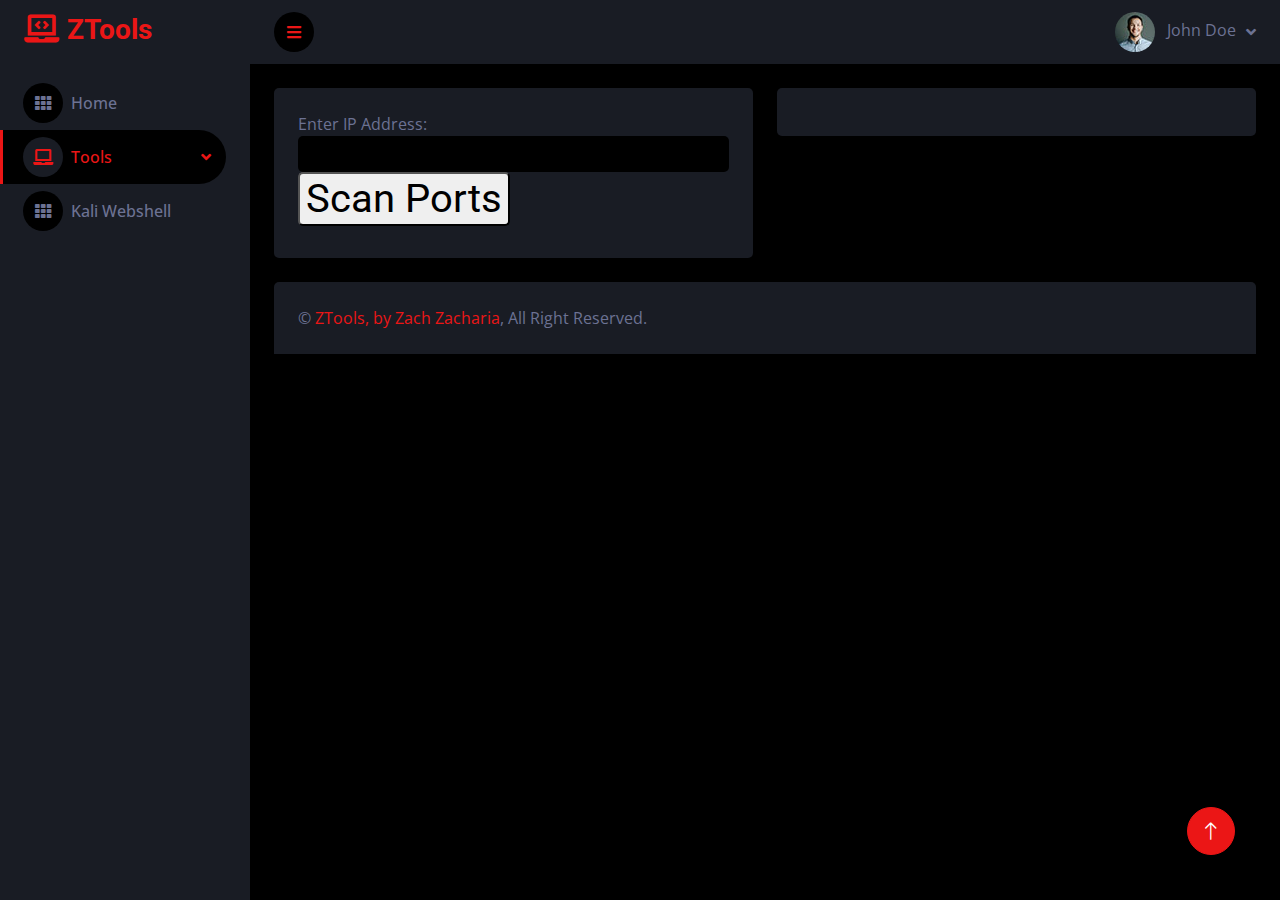
<file: portscan.html>
<!DOCTYPE html>
<html lang="en">

<head>
    <meta charset="utf-8">
    <title>Ztools: Port Scanning</title>
    <meta content="width=device-width, initial-scale=1.0" name="viewport">
    <meta content="" name="keywords">
    <meta content="" name="description">
    <script>
        function submitForm() {
            var ip = document.getElementById("ip").value;
            var formData = new FormData();
            formData.append("ip", ip);

            fetch("/scan", {
                method: "POST",
                body: formData
            })
            .then(response => response.json())
            .then(data => {
                // Update DOM with scan results
                var resultsDiv = document.getElementById("scan-results");
                resultsDiv.innerHTML = `
                    <h3>Scan Results for IP: ${data.ip}</h3>
                    <pre>${data.results}</pre>
                `;
            })
            .catch(error => {
                console.error('Error:', error);
            });
            
            return false; // Prevent default form submission
        }
    </script>

    <!-- Favicon -->
    <link href="img/favicon.ico" rel="icon">

    <!-- Google Web Fonts -->
    <link rel="preconnect" href="https://fonts.googleapis.com">
    <link rel="preconnect" href="https://fonts.gstatic.com" crossorigin>
    <link href="https://fonts.googleapis.com/css2?family=Open+Sans:wght@400;600&family=Roboto:wght@500;700&display=swap" rel="stylesheet"> 
    
    <!-- Icon Font Stylesheet -->
    <link href="https://cdnjs.cloudflare.com/ajax/libs/font-awesome/5.10.0/css/all.min.css" rel="stylesheet">
    <link href="https://cdn.jsdelivr.net/npm/bootstrap-icons@1.4.1/font/bootstrap-icons.css" rel="stylesheet">

    <!-- Libraries Stylesheet -->
    <link href="lib/owlcarousel/assets/owl.carousel.min.css" rel="stylesheet">
    <link href="lib/tempusdominus/css/tempusdominus-bootstrap-4.min.css" rel="stylesheet" />

    <!-- Customized Bootstrap Stylesheet -->
    <link href="css/bootstrap.min.css" rel="stylesheet">

    <!-- Template Stylesheet -->
    <link href="css/style.css" rel="stylesheet">
</head>

<body>
    <div class="container-fluid position-relative d-flex p-0">
        <!-- Spinner Start -->
        <div id="spinner" class="show bg-dark position-fixed translate-middle w-100 vh-100 top-50 start-50 d-flex align-items-center justify-content-center">
            <div class="spinner-border text-primary" style="width: 3rem; height: 3rem;" role="status">
                <span class="sr-only">Loading...</span>
            </div>
        </div>
        <!-- Spinner End -->


        <!-- Sidebar Start -->
        <div class="sidebar pe-4 pb-3">
            <nav class="navbar bg-secondary navbar-dark">
                <a href="index.html" class="navbar-brand mx-4 mb-3">
                    <h3 class="text-primary"><i class="fa fa-laptop-code me-2"></i>ZTools</h3>
                </a>
                <div class="navbar-nav w-100">
                    <a href="index.html" class="nav-item nav-link"><i class="fa fa-th me-2"></i>Home</a>
                    <div class="nav-item dropdown">
                        <a href="#" class="nav-link dropdown-toggle active" data-bs-toggle="dropdown"><i class="fa fa-laptop me-2"></i>Tools</a>
                        <div class="dropdown-menu bg-transparent border-0">
                            <a href="#" class="dropdown-item active">Port Scanning</a>
                            <a href="typography.html" class="dropdown-item">Tool #2</a>
                            <a href="element.html" class="dropdown-item">Tool #3</a>
                        </div>
                    </div>
                    <a href="webshell.html" class="nav-item nav-link"><i class="fa fa-th me-2"></i>Kali Webshell</a>
                </div>
            </nav>
        </div>
        <!-- Sidebar End -->


        <!-- Content Start -->
        <div class="content">
            <!-- Navbar Start -->
            <nav class="navbar navbar-expand bg-secondary navbar-dark sticky-top px-4 py-0">
                <a href="index.html" class="navbar-brand d-flex d-lg-none me-4">
                    <h2 class="text-primary mb-0"><i class="fa fa-user-edit"></i></h2>
                </a>
                <a href="#" class="sidebar-toggler flex-shrink-0">
                    <i class="fa fa-bars"></i>
                </a>
                <div class="navbar-nav align-items-center ms-auto">
                    <div class="nav-item dropdown">
                        <a href="#" class="nav-link dropdown-toggle" data-bs-toggle="dropdown">
                            <img class="rounded-circle me-lg-2" src="img/user.jpg" alt="" style="width: 40px; height: 40px;">
                            <span class="d-none d-lg-inline-flex">John Doe</span>
                        </a>
                        <div class="dropdown-menu dropdown-menu-end bg-secondary border-0 rounded-0 rounded-bottom m-0">
                            <a href="#" class="dropdown-item">My Profile</a>
                            <a href="#" class="dropdown-item">Settings</a>
                            <a href="#" class="dropdown-item">Log Out</a>
                        </div>
                    </div>
                </div>
            </nav>
            <!-- Navbar End -->

            <div class="container-fluid pt-4 px-4">
                <div class="row g-4">
                    <div class="col-sm-6">
                        <div class="bg-secondary rounded p-4 align-items-center">
                            <form onsubmit="return submitForm();">
                                <label for="ip">Enter IP Address:</label>
                                <input type="text" class="form-control bg-dark border-0" id="ip" name="ip">
                                <h1>
                                    <button class="bg-red rounded" type="submit">Scan Ports</button>
                                </h1>
                            </form>
                        </div>
                    </div>
                    <div class="col-sm-6">
                        <div class="bg-secondary rounded p-4 align-items-center">
                            <div id="scan-results">
                                <!-- Scan results will be dynamically inserted here -->
                            </div>
                        </div>
                    </div>
                </div>
            </div>


            <!-- Footer Start -->
            <div class="container-fluid pt-4 px-4">
                <div class="bg-secondary rounded-top p-4">
                    <div class="row">
                        <div class="col-12 col-sm-6 text-center text-sm-start">
                            &copy; <a href="#">ZTools, by Zach Zacharia</a>, All Right Reserved. 
                        </div>
                    </div>
                </div>
            </div>
            <!-- Footer End -->
        </div>
        <!-- Content End -->


        <!-- Back to Top -->
        <a href="#" class="btn btn-lg btn-primary btn-lg-square back-to-top"><i class="bi bi-arrow-up"></i></a>
    </div>

    <!-- JavaScript Libraries -->
    <script src="https://code.jquery.com/jquery-3.4.1.min.js"></script>
    <script src="https://cdn.jsdelivr.net/npm/bootstrap@5.0.0/dist/js/bootstrap.bundle.min.js"></script>
    <script src="lib/chart/chart.min.js"></script>
    <script src="lib/easing/easing.min.js"></script>
    <script src="lib/waypoints/waypoints.min.js"></script>
    <script src="lib/owlcarousel/owl.carousel.min.js"></script>
    <script src="lib/tempusdominus/js/moment.min.js"></script>
    <script src="lib/tempusdominus/js/moment-timezone.min.js"></script>
    <script src="lib/tempusdominus/js/tempusdominus-bootstrap-4.min.js"></script>

    <!-- Template Javascript -->
    <script src="js/main.js"></script>
</body>

</html>
</file>
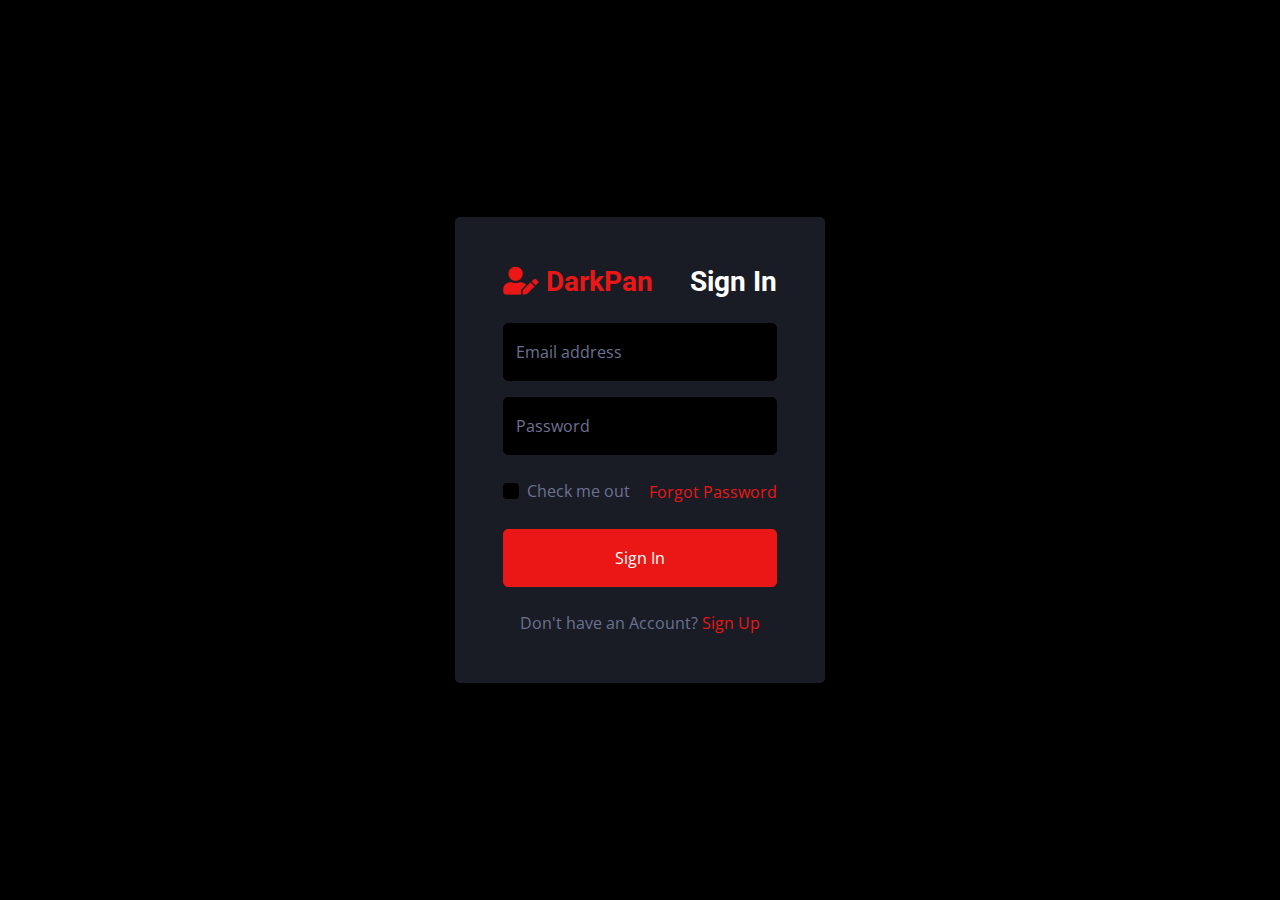
<file: signin.html>
<!DOCTYPE html>
<html lang="en">

<head>
    <meta charset="utf-8">
    <title>DarkPan - Bootstrap 5 Admin Template</title>
    <meta content="width=device-width, initial-scale=1.0" name="viewport">
    <meta content="" name="keywords">
    <meta content="" name="description">

    <!-- Favicon -->
    <link href="img/favicon.ico" rel="icon">

    <!-- Google Web Fonts -->
    <link rel="preconnect" href="https://fonts.googleapis.com">
    <link rel="preconnect" href="https://fonts.gstatic.com" crossorigin>
    <link href="https://fonts.googleapis.com/css2?family=Open+Sans:wght@400;600&family=Roboto:wght@500;700&display=swap" rel="stylesheet"> 
    
    <!-- Icon Font Stylesheet -->
    <link href="https://cdnjs.cloudflare.com/ajax/libs/font-awesome/5.10.0/css/all.min.css" rel="stylesheet">
    <link href="https://cdn.jsdelivr.net/npm/bootstrap-icons@1.4.1/font/bootstrap-icons.css" rel="stylesheet">

    <!-- Libraries Stylesheet -->
    <link href="lib/owlcarousel/assets/owl.carousel.min.css" rel="stylesheet">
    <link href="lib/tempusdominus/css/tempusdominus-bootstrap-4.min.css" rel="stylesheet" />

    <!-- Customized Bootstrap Stylesheet -->
    <link href="css/bootstrap.min.css" rel="stylesheet">

    <!-- Template Stylesheet -->
    <link href="css/style.css" rel="stylesheet">
</head>

<body>
    <div class="container-fluid position-relative d-flex p-0">
        <!-- Spinner Start -->
        <div id="spinner" class="show bg-dark position-fixed translate-middle w-100 vh-100 top-50 start-50 d-flex align-items-center justify-content-center">
            <div class="spinner-border text-primary" style="width: 3rem; height: 3rem;" role="status">
                <span class="sr-only">Loading...</span>
            </div>
        </div>
        <!-- Spinner End -->


        <!-- Sign In Start -->
        <div class="container-fluid">
            <div class="row h-100 align-items-center justify-content-center" style="min-height: 100vh;">
                <div class="col-12 col-sm-8 col-md-6 col-lg-5 col-xl-4">
                    <div class="bg-secondary rounded p-4 p-sm-5 my-4 mx-3">
                        <div class="d-flex align-items-center justify-content-between mb-3">
                            <a href="index.html" class="">
                                <h3 class="text-primary"><i class="fa fa-user-edit me-2"></i>DarkPan</h3>
                            </a>
                            <h3>Sign In</h3>
                        </div>
                        <div class="form-floating mb-3">
                            <input type="email" class="form-control" id="floatingInput" placeholder="name@example.com">
                            <label for="floatingInput">Email address</label>
                        </div>
                        <div class="form-floating mb-4">
                            <input type="password" class="form-control" id="floatingPassword" placeholder="Password">
                            <label for="floatingPassword">Password</label>
                        </div>
                        <div class="d-flex align-items-center justify-content-between mb-4">
                            <div class="form-check">
                                <input type="checkbox" class="form-check-input" id="exampleCheck1">
                                <label class="form-check-label" for="exampleCheck1">Check me out</label>
                            </div>
                            <a href="">Forgot Password</a>
                        </div>
                        <button type="submit" class="btn btn-primary py-3 w-100 mb-4">Sign In</button>
                        <p class="text-center mb-0">Don't have an Account? <a href="">Sign Up</a></p>
                    </div>
                </div>
            </div>
        </div>
        <!-- Sign In End -->
    </div>

    <!-- JavaScript Libraries -->
    <script src="https://code.jquery.com/jquery-3.4.1.min.js"></script>
    <script src="https://cdn.jsdelivr.net/npm/bootstrap@5.0.0/dist/js/bootstrap.bundle.min.js"></script>
    <script src="lib/chart/chart.min.js"></script>
    <script src="lib/easing/easing.min.js"></script>
    <script src="lib/waypoints/waypoints.min.js"></script>
    <script src="lib/owlcarousel/owl.carousel.min.js"></script>
    <script src="lib/tempusdominus/js/moment.min.js"></script>
    <script src="lib/tempusdominus/js/moment-timezone.min.js"></script>
    <script src="lib/tempusdominus/js/tempusdominus-bootstrap-4.min.js"></script>

    <!-- Template Javascript -->
    <script src="js/main.js"></script>
</body>

</html>
</file>
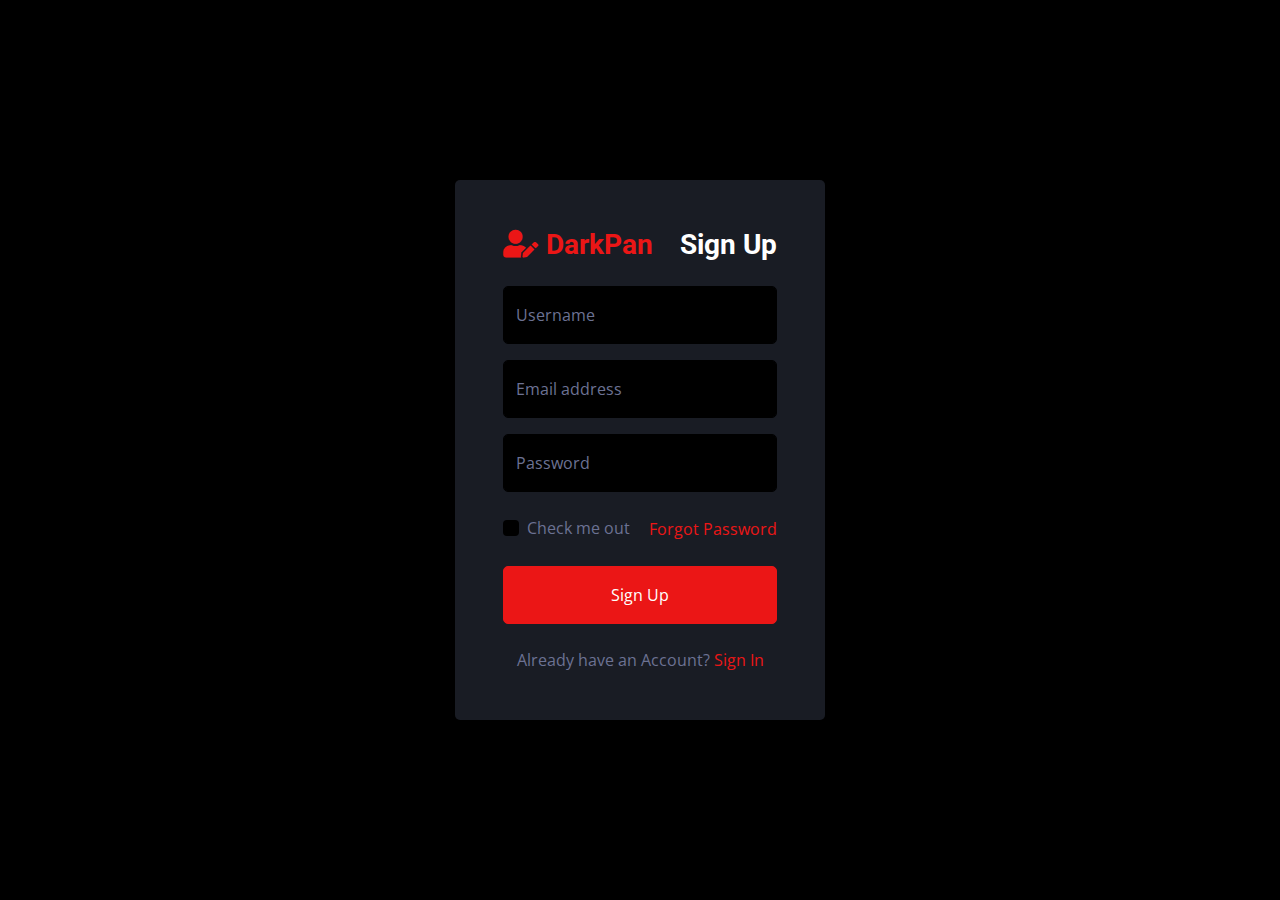
<file: signup.html>
<!DOCTYPE html>
<html lang="en">

<head>
    <meta charset="utf-8">
    <title>DarkPan - Bootstrap 5 Admin Template</title>
    <meta content="width=device-width, initial-scale=1.0" name="viewport">
    <meta content="" name="keywords">
    <meta content="" name="description">

    <!-- Favicon -->
    <link href="img/favicon.ico" rel="icon">

    <!-- Google Web Fonts -->
    <link rel="preconnect" href="https://fonts.googleapis.com">
    <link rel="preconnect" href="https://fonts.gstatic.com" crossorigin>
    <link href="https://fonts.googleapis.com/css2?family=Open+Sans:wght@400;600&family=Roboto:wght@500;700&display=swap" rel="stylesheet"> 
    
    <!-- Icon Font Stylesheet -->
    <link href="https://cdnjs.cloudflare.com/ajax/libs/font-awesome/5.10.0/css/all.min.css" rel="stylesheet">
    <link href="https://cdn.jsdelivr.net/npm/bootstrap-icons@1.4.1/font/bootstrap-icons.css" rel="stylesheet">

    <!-- Libraries Stylesheet -->
    <link href="lib/owlcarousel/assets/owl.carousel.min.css" rel="stylesheet">
    <link href="lib/tempusdominus/css/tempusdominus-bootstrap-4.min.css" rel="stylesheet" />

    <!-- Customized Bootstrap Stylesheet -->
    <link href="css/bootstrap.min.css" rel="stylesheet">

    <!-- Template Stylesheet -->
    <link href="css/style.css" rel="stylesheet">
</head>

<body>
    <div class="container-fluid position-relative d-flex p-0">
        <!-- Spinner Start -->
        <div id="spinner" class="show bg-dark position-fixed translate-middle w-100 vh-100 top-50 start-50 d-flex align-items-center justify-content-center">
            <div class="spinner-border text-primary" style="width: 3rem; height: 3rem;" role="status">
                <span class="sr-only">Loading...</span>
            </div>
        </div>
        <!-- Spinner End -->


        <!-- Sign Up Start -->
        <div class="container-fluid">
            <div class="row h-100 align-items-center justify-content-center" style="min-height: 100vh;">
                <div class="col-12 col-sm-8 col-md-6 col-lg-5 col-xl-4">
                    <div class="bg-secondary rounded p-4 p-sm-5 my-4 mx-3">
                        <div class="d-flex align-items-center justify-content-between mb-3">
                            <a href="index.html" class="">
                                <h3 class="text-primary"><i class="fa fa-user-edit me-2"></i>DarkPan</h3>
                            </a>
                            <h3>Sign Up</h3>
                        </div>
                        <div class="form-floating mb-3">
                            <input type="text" class="form-control" id="floatingText" placeholder="jhondoe">
                            <label for="floatingText">Username</label>
                        </div>
                        <div class="form-floating mb-3">
                            <input type="email" class="form-control" id="floatingInput" placeholder="name@example.com">
                            <label for="floatingInput">Email address</label>
                        </div>
                        <div class="form-floating mb-4">
                            <input type="password" class="form-control" id="floatingPassword" placeholder="Password">
                            <label for="floatingPassword">Password</label>
                        </div>
                        <div class="d-flex align-items-center justify-content-between mb-4">
                            <div class="form-check">
                                <input type="checkbox" class="form-check-input" id="exampleCheck1">
                                <label class="form-check-label" for="exampleCheck1">Check me out</label>
                            </div>
                            <a href="">Forgot Password</a>
                        </div>
                        <button type="submit" class="btn btn-primary py-3 w-100 mb-4">Sign Up</button>
                        <p class="text-center mb-0">Already have an Account? <a href="">Sign In</a></p>
                    </div>
                </div>
            </div>
        </div>
        <!-- Sign Up End -->
    </div>

    <!-- JavaScript Libraries -->
    <script src="https://code.jquery.com/jquery-3.4.1.min.js"></script>
    <script src="https://cdn.jsdelivr.net/npm/bootstrap@5.0.0/dist/js/bootstrap.bundle.min.js"></script>
    <script src="lib/chart/chart.min.js"></script>
    <script src="lib/easing/easing.min.js"></script>
    <script src="lib/waypoints/waypoints.min.js"></script>
    <script src="lib/owlcarousel/owl.carousel.min.js"></script>
    <script src="lib/tempusdominus/js/moment.min.js"></script>
    <script src="lib/tempusdominus/js/moment-timezone.min.js"></script>
    <script src="lib/tempusdominus/js/tempusdominus-bootstrap-4.min.js"></script>

    <!-- Template Javascript -->
    <script src="js/main.js"></script>
</body>

</html>
</file>
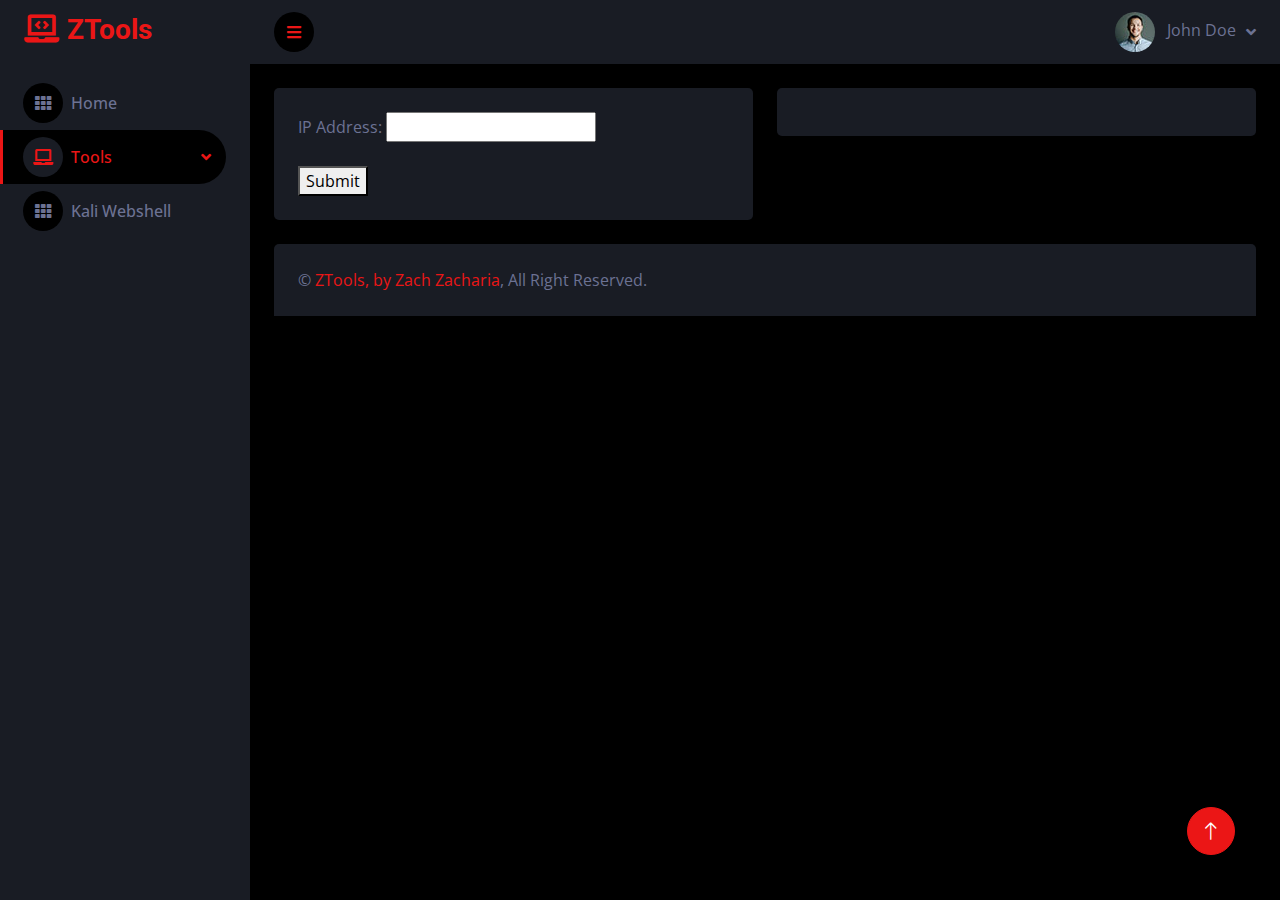
<file: subnetscan.html>
<!DOCTYPE html>
<html lang="en">

<head>
    <meta charset="utf-8">
    <title>Ztools: Port Scanning</title>
    <meta content="width=device-width, initial-scale=1.0" name="viewport">
    <meta content="" name="keywords">
    <meta content="" name="description">
    <!-- Favicon -->
    <link href="img/favicon.ico" rel="icon">

    <!-- Google Web Fonts -->
    <link rel="preconnect" href="https://fonts.googleapis.com">
    <link rel="preconnect" href="https://fonts.gstatic.com" crossorigin>
    <link href="https://fonts.googleapis.com/css2?family=Open+Sans:wght@400;600&family=Roboto:wght@500;700&display=swap" rel="stylesheet"> 
    
    <!-- Icon Font Stylesheet -->
    <link href="https://cdnjs.cloudflare.com/ajax/libs/font-awesome/5.10.0/css/all.min.css" rel="stylesheet">
    <link href="https://cdn.jsdelivr.net/npm/bootstrap-icons@1.4.1/font/bootstrap-icons.css" rel="stylesheet">

    <!-- Libraries Stylesheet -->
    <link href="lib/owlcarousel/assets/owl.carousel.min.css" rel="stylesheet">
    <link href="lib/tempusdominus/css/tempusdominus-bootstrap-4.min.css" rel="stylesheet" />

    <!-- Customized Bootstrap Stylesheet -->
    <link href="css/bootstrap.min.css" rel="stylesheet">

    <!-- Template Stylesheet -->
    <link href="css/style.css" rel="stylesheet">
</head>

<body>
    <div class="container-fluid position-relative d-flex p-0">
        <!-- Spinner Start -->
        <div id="spinner" class="show bg-dark position-fixed translate-middle w-100 vh-100 top-50 start-50 d-flex align-items-center justify-content-center">
            <div class="spinner-border text-primary" style="width: 3rem; height: 3rem;" role="status">
                <span class="sr-only">Loading...</span>
            </div>
        </div>
        <!-- Spinner End -->


        <!-- Sidebar Start -->
        <div class="sidebar pe-4 pb-3">
            <nav class="navbar bg-secondary navbar-dark">
                <a href="index.html" class="navbar-brand mx-4 mb-3">
                    <h3 class="text-primary"><i class="fa fa-laptop-code me-2"></i>ZTools</h3>
                </a>
                <div class="navbar-nav w-100">
                    <a href="index.html" class="nav-item nav-link"><i class="fa fa-th me-2"></i>Home</a>
                    <div class="nav-item dropdown">
                        <a href="#" class="nav-link dropdown-toggle active" data-bs-toggle="dropdown"><i class="fa fa-laptop me-2"></i>Tools</a>
                        <div class="dropdown-menu bg-transparent border-0">
                            <a href="portscan.html" class="dropdown-item">Port Scanning</a>
                            <a href="#" class="dropdown-item active">Subnet Scanning</a>
                            <a href="element.html" class="dropdown-item">Tool #3</a>
                        </div>
                    </div>
                    <a href="webshell.html" class="nav-item nav-link"><i class="fa fa-th me-2"></i>Kali Webshell</a>
                </div>
            </nav>
        </div>
        <!-- Sidebar End -->


        <!-- Content Start -->
        <div class="content">
            <!-- Navbar Start -->
            <nav class="navbar navbar-expand bg-secondary navbar-dark sticky-top px-4 py-0">
                <a href="index.html" class="navbar-brand d-flex d-lg-none me-4">
                    <h2 class="text-primary mb-0"><i class="fa fa-user-edit"></i></h2>
                </a>
                <a href="#" class="sidebar-toggler flex-shrink-0">
                    <i class="fa fa-bars"></i>
                </a>
                <div class="navbar-nav align-items-center ms-auto">
                    <div class="nav-item dropdown">
                        <a href="#" class="nav-link dropdown-toggle" data-bs-toggle="dropdown">
                            <img class="rounded-circle me-lg-2" src="img/user.jpg" alt="" style="width: 40px; height: 40px;">
                            <span class="d-none d-lg-inline-flex">John Doe</span>
                        </a>
                        <div class="dropdown-menu dropdown-menu-end bg-secondary border-0 rounded-0 rounded-bottom m-0">
                            <a href="#" class="dropdown-item">My Profile</a>
                            <a href="#" class="dropdown-item">Settings</a>
                            <a href="#" class="dropdown-item">Log Out</a>
                        </div>
                    </div>
                </div>
            </nav>
            <!-- Navbar End -->

            <div class="container-fluid pt-4 px-4">
                <div class="row g-4">
                    <div class="col-sm-6">
                        <div class="bg-secondary rounded p-4 align-items-center">
                            <form id="subnetForm">
                                <label for="ip">IP Address:</label>
                                <input type="text" id="ip" name="ip" required><br><br>
                                <button type="submit">Submit</button>
                            </form>
                        </div>
                    </div>
                    <div class="col-sm-6">
                        <div class="bg-secondary rounded p-4 align-items-center">                           
                                <div id="results">
                                    <!-- Results will be displayed here -->
                                </div>
                            <!-- Include jQuery for AJAX -->
                            <script src="https://code.jquery.com/jquery-3.6.0.min.js"></script>
                            <script>
                                $(document).ready(function() {
                                    $('#subnetForm').submit(function(event) {
                                        event.preventDefault(); // Prevent the form from submitting normally

                                        var formData = $(this).serialize(); // Serialize form data

                                        $.ajax({
                                            type: 'POST',
                                            url: '/subnet', // Endpoint to handle the POST request
                                            data: formData,
                                            success: function(response) {
                                                // Update HTML to display results
                                                $('#results').html(`
                                                    <h2>Subnet Details</h2>
                                                    <p><strong>IP:</strong> ${response.IP}</p>
                                                    <p><strong>Subnet Mask:</strong> ${response.SubnetMask}</p>
                                                    <p><strong>Network Address:</strong> ${response.NetworkAddress}</p>
                                                    <p><strong>Broadcast Address:</strong> ${response.BroadcastAddress}</p>
                                                    <p><strong>First Valid IP:</strong> ${response.FirstValidIP}</p>
                                                    <p><strong>Last Valid IP:</strong> ${response.LastValidIP}</p>
                                                `);
                                            },
                                            error: function(error) {
                                                // Handle errors (if any)
                                                console.error('Error:', error);
                                                $('#results').html('<p>Error fetching subnet details.</p>');
                                            }
                                        });
                                    });
                                });
                            </script>
                        </div>
                    </div>
                </div>
            </div> 

            <!-- Footer Start -->
            <div class="container-fluid pt-4 px-4">
                <div class="bg-secondary rounded-top p-4">
                    <div class="row">
                        <div class="col-12 col-sm-6 text-center text-sm-start">
                            &copy; <a href="#">ZTools, by Zach Zacharia</a>, All Right Reserved. 
                        </div>
                    </div>
                </div>
            </div>
            <!-- Footer End -->
        </div>
        <!-- Content End -->


        <!-- Back to Top -->
        <a href="#" class="btn btn-lg btn-primary btn-lg-square back-to-top"><i class="bi bi-arrow-up"></i></a>
    </div>

    <!-- JavaScript Libraries -->
    <script src="https://code.jquery.com/jquery-3.4.1.min.js"></script>
    <script src="https://cdn.jsdelivr.net/npm/bootstrap@5.0.0/dist/js/bootstrap.bundle.min.js"></script>
    <script src="lib/chart/chart.min.js"></script>
    <script src="lib/easing/easing.min.js"></script>
    <script src="lib/waypoints/waypoints.min.js"></script>
    <script src="lib/owlcarousel/owl.carousel.min.js"></script>
    <script src="lib/tempusdominus/js/moment.min.js"></script>
    <script src="lib/tempusdominus/js/moment-timezone.min.js"></script>
    <script src="lib/tempusdominus/js/tempusdominus-bootstrap-4.min.js"></script>

    <!-- Template Javascript -->
    <script src="js/main.js"></script>
</body>

</html>
</file>
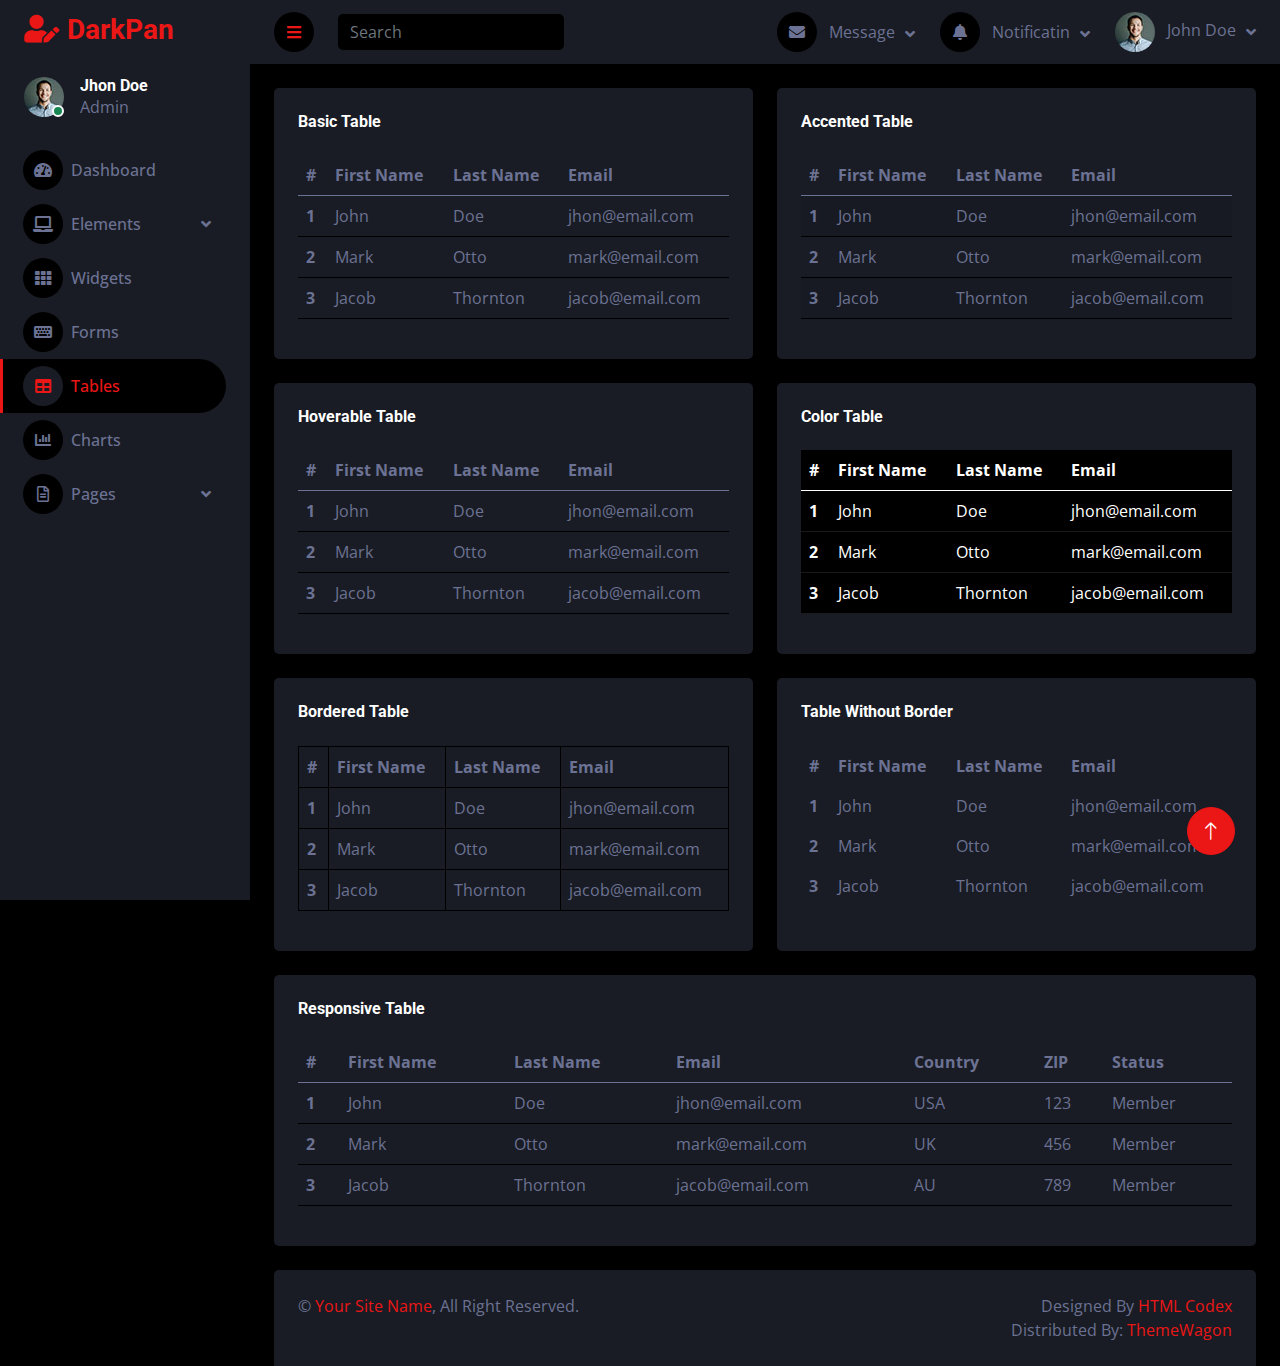
<file: table.html>
<!DOCTYPE html>
<html lang="en">

<head>
    <meta charset="utf-8">
    <title>DarkPan - Bootstrap 5 Admin Template</title>
    <meta content="width=device-width, initial-scale=1.0" name="viewport">
    <meta content="" name="keywords">
    <meta content="" name="description">

    <!-- Favicon -->
    <link href="img/favicon.ico" rel="icon">

    <!-- Google Web Fonts -->
    <link rel="preconnect" href="https://fonts.googleapis.com">
    <link rel="preconnect" href="https://fonts.gstatic.com" crossorigin>
    <link href="https://fonts.googleapis.com/css2?family=Open+Sans:wght@400;600&family=Roboto:wght@500;700&display=swap" rel="stylesheet"> 
    
    <!-- Icon Font Stylesheet -->
    <link href="https://cdnjs.cloudflare.com/ajax/libs/font-awesome/5.10.0/css/all.min.css" rel="stylesheet">
    <link href="https://cdn.jsdelivr.net/npm/bootstrap-icons@1.4.1/font/bootstrap-icons.css" rel="stylesheet">

    <!-- Libraries Stylesheet -->
    <link href="lib/owlcarousel/assets/owl.carousel.min.css" rel="stylesheet">
    <link href="lib/tempusdominus/css/tempusdominus-bootstrap-4.min.css" rel="stylesheet" />

    <!-- Customized Bootstrap Stylesheet -->
    <link href="css/bootstrap.min.css" rel="stylesheet">

    <!-- Template Stylesheet -->
    <link href="css/style.css" rel="stylesheet">
</head>

<body>
    <div class="container-fluid position-relative d-flex p-0">
        <!-- Spinner Start -->
        <div id="spinner" class="show bg-dark position-fixed translate-middle w-100 vh-100 top-50 start-50 d-flex align-items-center justify-content-center">
            <div class="spinner-border text-primary" style="width: 3rem; height: 3rem;" role="status">
                <span class="sr-only">Loading...</span>
            </div>
        </div>
        <!-- Spinner End -->


        <!-- Sidebar Start -->
        <div class="sidebar pe-4 pb-3">
            <nav class="navbar bg-secondary navbar-dark">
                <a href="index.html" class="navbar-brand mx-4 mb-3">
                    <h3 class="text-primary"><i class="fa fa-user-edit me-2"></i>DarkPan</h3>
                </a>
                <div class="d-flex align-items-center ms-4 mb-4">
                    <div class="position-relative">
                        <img class="rounded-circle" src="img/user.jpg" alt="" style="width: 40px; height: 40px;">
                        <div class="bg-success rounded-circle border border-2 border-white position-absolute end-0 bottom-0 p-1"></div>
                    </div>
                    <div class="ms-3">
                        <h6 class="mb-0">Jhon Doe</h6>
                        <span>Admin</span>
                    </div>
                </div>
                <div class="navbar-nav w-100">
                    <a href="index.html" class="nav-item nav-link"><i class="fa fa-tachometer-alt me-2"></i>Dashboard</a>
                    <div class="nav-item dropdown">
                        <a href="#" class="nav-link dropdown-toggle" data-bs-toggle="dropdown"><i class="fa fa-laptop me-2"></i>Elements</a>
                        <div class="dropdown-menu bg-transparent border-0">
                            <a href="button.html" class="dropdown-item">Buttons</a>
                            <a href="typography.html" class="dropdown-item">Typography</a>
                            <a href="element.html" class="dropdown-item">Other Elements</a>
                        </div>
                    </div>
                    <a href="widget.html" class="nav-item nav-link"><i class="fa fa-th me-2"></i>Widgets</a>
                    <a href="form.html" class="nav-item nav-link"><i class="fa fa-keyboard me-2"></i>Forms</a>
                    <a href="table.html" class="nav-item nav-link active"><i class="fa fa-table me-2"></i>Tables</a>
                    <a href="chart.html" class="nav-item nav-link"><i class="fa fa-chart-bar me-2"></i>Charts</a>
                    <div class="nav-item dropdown">
                        <a href="#" class="nav-link dropdown-toggle" data-bs-toggle="dropdown"><i class="far fa-file-alt me-2"></i>Pages</a>
                        <div class="dropdown-menu bg-transparent border-0">
                            <a href="signin.html" class="dropdown-item">Sign In</a>
                            <a href="signup.html" class="dropdown-item">Sign Up</a>
                            <a href="404.html" class="dropdown-item">404 Error</a>
                            <a href="blank.html" class="dropdown-item">Blank Page</a>
                        </div>
                    </div>
                </div>
            </nav>
        </div>
        <!-- Sidebar End -->


        <!-- Content Start -->
        <div class="content">
            <!-- Navbar Start -->
            <nav class="navbar navbar-expand bg-secondary navbar-dark sticky-top px-4 py-0">
                <a href="index.html" class="navbar-brand d-flex d-lg-none me-4">
                    <h2 class="text-primary mb-0"><i class="fa fa-user-edit"></i></h2>
                </a>
                <a href="#" class="sidebar-toggler flex-shrink-0">
                    <i class="fa fa-bars"></i>
                </a>
                <form class="d-none d-md-flex ms-4">
                    <input class="form-control bg-dark border-0" type="search" placeholder="Search">
                </form>
                <div class="navbar-nav align-items-center ms-auto">
                    <div class="nav-item dropdown">
                        <a href="#" class="nav-link dropdown-toggle" data-bs-toggle="dropdown">
                            <i class="fa fa-envelope me-lg-2"></i>
                            <span class="d-none d-lg-inline-flex">Message</span>
                        </a>
                        <div class="dropdown-menu dropdown-menu-end bg-secondary border-0 rounded-0 rounded-bottom m-0">
                            <a href="#" class="dropdown-item">
                                <div class="d-flex align-items-center">
                                    <img class="rounded-circle" src="img/user.jpg" alt="" style="width: 40px; height: 40px;">
                                    <div class="ms-2">
                                        <h6 class="fw-normal mb-0">Jhon send you a message</h6>
                                        <small>15 minutes ago</small>
                                    </div>
                                </div>
                            </a>
                            <hr class="dropdown-divider">
                            <a href="#" class="dropdown-item">
                                <div class="d-flex align-items-center">
                                    <img class="rounded-circle" src="img/user.jpg" alt="" style="width: 40px; height: 40px;">
                                    <div class="ms-2">
                                        <h6 class="fw-normal mb-0">Jhon send you a message</h6>
                                        <small>15 minutes ago</small>
                                    </div>
                                </div>
                            </a>
                            <hr class="dropdown-divider">
                            <a href="#" class="dropdown-item">
                                <div class="d-flex align-items-center">
                                    <img class="rounded-circle" src="img/user.jpg" alt="" style="width: 40px; height: 40px;">
                                    <div class="ms-2">
                                        <h6 class="fw-normal mb-0">Jhon send you a message</h6>
                                        <small>15 minutes ago</small>
                                    </div>
                                </div>
                            </a>
                            <hr class="dropdown-divider">
                            <a href="#" class="dropdown-item text-center">See all message</a>
                        </div>
                    </div>
                    <div class="nav-item dropdown">
                        <a href="#" class="nav-link dropdown-toggle" data-bs-toggle="dropdown">
                            <i class="fa fa-bell me-lg-2"></i>
                            <span class="d-none d-lg-inline-flex">Notificatin</span>
                        </a>
                        <div class="dropdown-menu dropdown-menu-end bg-secondary border-0 rounded-0 rounded-bottom m-0">
                            <a href="#" class="dropdown-item">
                                <h6 class="fw-normal mb-0">Profile updated</h6>
                                <small>15 minutes ago</small>
                            </a>
                            <hr class="dropdown-divider">
                            <a href="#" class="dropdown-item">
                                <h6 class="fw-normal mb-0">New user added</h6>
                                <small>15 minutes ago</small>
                            </a>
                            <hr class="dropdown-divider">
                            <a href="#" class="dropdown-item">
                                <h6 class="fw-normal mb-0">Password changed</h6>
                                <small>15 minutes ago</small>
                            </a>
                            <hr class="dropdown-divider">
                            <a href="#" class="dropdown-item text-center">See all notifications</a>
                        </div>
                    </div>
                    <div class="nav-item dropdown">
                        <a href="#" class="nav-link dropdown-toggle" data-bs-toggle="dropdown">
                            <img class="rounded-circle me-lg-2" src="img/user.jpg" alt="" style="width: 40px; height: 40px;">
                            <span class="d-none d-lg-inline-flex">John Doe</span>
                        </a>
                        <div class="dropdown-menu dropdown-menu-end bg-secondary border-0 rounded-0 rounded-bottom m-0">
                            <a href="#" class="dropdown-item">My Profile</a>
                            <a href="#" class="dropdown-item">Settings</a>
                            <a href="#" class="dropdown-item">Log Out</a>
                        </div>
                    </div>
                </div>
            </nav>
            <!-- Navbar End -->


            <!-- Table Start -->
            <div class="container-fluid pt-4 px-4">
                <div class="row g-4">
                    <div class="col-sm-12 col-xl-6">
                        <div class="bg-secondary rounded h-100 p-4">
                            <h6 class="mb-4">Basic Table</h6>
                            <table class="table">
                                <thead>
                                    <tr>
                                        <th scope="col">#</th>
                                        <th scope="col">First Name</th>
                                        <th scope="col">Last Name</th>
                                        <th scope="col">Email</th>
                                    </tr>
                                </thead>
                                <tbody>
                                    <tr>
                                        <th scope="row">1</th>
                                        <td>John</td>
                                        <td>Doe</td>
                                        <td>jhon@email.com</td>
                                    </tr>
                                    <tr>
                                        <th scope="row">2</th>
                                        <td>Mark</td>
                                        <td>Otto</td>
                                        <td>mark@email.com</td>
                                    </tr>
                                    <tr>
                                        <th scope="row">3</th>
                                        <td>Jacob</td>
                                        <td>Thornton</td>
                                        <td>jacob@email.com</td>
                                    </tr>
                                </tbody>
                            </table>
                        </div>
                    </div>
                    <div class="col-sm-12 col-xl-6">
                        <div class="bg-secondary rounded h-100 p-4">
                            <h6 class="mb-4">Accented Table</h6>
                            <table class="table table-striped">
                                <thead>
                                    <tr>
                                        <th scope="col">#</th>
                                        <th scope="col">First Name</th>
                                        <th scope="col">Last Name</th>
                                        <th scope="col">Email</th>
                                    </tr>
                                </thead>
                                <tbody>
                                    <tr>
                                        <th scope="row">1</th>
                                        <td>John</td>
                                        <td>Doe</td>
                                        <td>jhon@email.com</td>
                                    </tr>
                                    <tr>
                                        <th scope="row">2</th>
                                        <td>Mark</td>
                                        <td>Otto</td>
                                        <td>mark@email.com</td>
                                    </tr>
                                    <tr>
                                        <th scope="row">3</th>
                                        <td>Jacob</td>
                                        <td>Thornton</td>
                                        <td>jacob@email.com</td>
                                    </tr>
                                </tbody>
                            </table>
                        </div>
                    </div>
                    <div class="col-sm-12 col-xl-6">
                        <div class="bg-secondary rounded h-100 p-4">
                            <h6 class="mb-4">Hoverable Table</h6>
                            <table class="table table-hover">
                                <thead>
                                    <tr>
                                        <th scope="col">#</th>
                                        <th scope="col">First Name</th>
                                        <th scope="col">Last Name</th>
                                        <th scope="col">Email</th>
                                    </tr>
                                </thead>
                                <tbody>
                                    <tr>
                                        <th scope="row">1</th>
                                        <td>John</td>
                                        <td>Doe</td>
                                        <td>jhon@email.com</td>
                                    </tr>
                                    <tr>
                                        <th scope="row">2</th>
                                        <td>Mark</td>
                                        <td>Otto</td>
                                        <td>mark@email.com</td>
                                    </tr>
                                    <tr>
                                        <th scope="row">3</th>
                                        <td>Jacob</td>
                                        <td>Thornton</td>
                                        <td>jacob@email.com</td>
                                    </tr>
                                </tbody>
                            </table>
                        </div>
                    </div>
                    <div class="col-sm-12 col-xl-6">
                        <div class="bg-secondary rounded h-100 p-4">
                            <h6 class="mb-4">Color Table</h6>
                            <table class="table table-dark">
                                <thead>
                                    <tr>
                                        <th scope="col">#</th>
                                        <th scope="col">First Name</th>
                                        <th scope="col">Last Name</th>
                                        <th scope="col">Email</th>
                                    </tr>
                                </thead>
                                <tbody>
                                    <tr>
                                        <th scope="row">1</th>
                                        <td>John</td>
                                        <td>Doe</td>
                                        <td>jhon@email.com</td>
                                    </tr>
                                    <tr>
                                        <th scope="row">2</th>
                                        <td>Mark</td>
                                        <td>Otto</td>
                                        <td>mark@email.com</td>
                                    </tr>
                                    <tr>
                                        <th scope="row">3</th>
                                        <td>Jacob</td>
                                        <td>Thornton</td>
                                        <td>jacob@email.com</td>
                                    </tr>
                                </tbody>
                            </table>
                        </div>
                    </div>
                    <div class="col-sm-12 col-xl-6">
                        <div class="bg-secondary rounded h-100 p-4">
                            <h6 class="mb-4">Bordered Table</h6>
                            <table class="table table-bordered">
                                <thead>
                                    <tr>
                                        <th scope="col">#</th>
                                        <th scope="col">First Name</th>
                                        <th scope="col">Last Name</th>
                                        <th scope="col">Email</th>
                                    </tr>
                                </thead>
                                <tbody>
                                    <tr>
                                        <th scope="row">1</th>
                                        <td>John</td>
                                        <td>Doe</td>
                                        <td>jhon@email.com</td>
                                    </tr>
                                    <tr>
                                        <th scope="row">2</th>
                                        <td>Mark</td>
                                        <td>Otto</td>
                                        <td>mark@email.com</td>
                                    </tr>
                                    <tr>
                                        <th scope="row">3</th>
                                        <td>Jacob</td>
                                        <td>Thornton</td>
                                        <td>jacob@email.com</td>
                                    </tr>
                                </tbody>
                            </table>
                        </div>
                    </div>
                    <div class="col-sm-12 col-xl-6">
                        <div class="bg-secondary rounded h-100 p-4">
                            <h6 class="mb-4">Table Without Border</h6>
                            <table class="table table-borderless">
                                <thead>
                                    <tr>
                                        <th scope="col">#</th>
                                        <th scope="col">First Name</th>
                                        <th scope="col">Last Name</th>
                                        <th scope="col">Email</th>
                                    </tr>
                                </thead>
                                <tbody>
                                    <tr>
                                        <th scope="row">1</th>
                                        <td>John</td>
                                        <td>Doe</td>
                                        <td>jhon@email.com</td>
                                    </tr>
                                    <tr>
                                        <th scope="row">2</th>
                                        <td>Mark</td>
                                        <td>Otto</td>
                                        <td>mark@email.com</td>
                                    </tr>
                                    <tr>
                                        <th scope="row">3</th>
                                        <td>Jacob</td>
                                        <td>Thornton</td>
                                        <td>jacob@email.com</td>
                                    </tr>
                                </tbody>
                            </table>
                        </div>
                    </div>
                    <div class="col-12">
                        <div class="bg-secondary rounded h-100 p-4">
                            <h6 class="mb-4">Responsive Table</h6>
                            <div class="table-responsive">
                                <table class="table">
                                    <thead>
                                        <tr>
                                            <th scope="col">#</th>
                                            <th scope="col">First Name</th>
                                            <th scope="col">Last Name</th>
                                            <th scope="col">Email</th>
                                            <th scope="col">Country</th>
                                            <th scope="col">ZIP</th>
                                            <th scope="col">Status</th>
                                        </tr>
                                    </thead>
                                    <tbody>
                                        <tr>
                                            <th scope="row">1</th>
                                            <td>John</td>
                                            <td>Doe</td>
                                            <td>jhon@email.com</td>
                                            <td>USA</td>
                                            <td>123</td>
                                            <td>Member</td>
                                        </tr>
                                        <tr>
                                            <th scope="row">2</th>
                                            <td>Mark</td>
                                            <td>Otto</td>
                                            <td>mark@email.com</td>
                                            <td>UK</td>
                                            <td>456</td>
                                            <td>Member</td>
                                        </tr>
                                        <tr>
                                            <th scope="row">3</th>
                                            <td>Jacob</td>
                                            <td>Thornton</td>
                                            <td>jacob@email.com</td>
                                            <td>AU</td>
                                            <td>789</td>
                                            <td>Member</td>
                                        </tr>
                                    </tbody>
                                </table>
                            </div>
                        </div>
                    </div>
                </div>
            </div>
            <!-- Table End -->


            <!-- Footer Start -->
            <div class="container-fluid pt-4 px-4">
                <div class="bg-secondary rounded-top p-4">
                    <div class="row">
                        <div class="col-12 col-sm-6 text-center text-sm-start">
                            &copy; <a href="#">Your Site Name</a>, All Right Reserved. 
                        </div>
                        <div class="col-12 col-sm-6 text-center text-sm-end">
                            <!--/*** This template is free as long as you keep the footer author’s credit link/attribution link/backlink. If you'd like to use the template without the footer author’s credit link/attribution link/backlink, you can purchase the Credit Removal License from "https://htmlcodex.com/credit-removal". Thank you for your support. ***/-->
                            Designed By <a href="https://htmlcodex.com">HTML Codex</a>
                            <br>Distributed By: <a href="https://themewagon.com" target="_blank">ThemeWagon</a>
                        </div>
                    </div>
                </div>
            </div>
            <!-- Footer End -->
        </div>
        <!-- Content End -->


        <!-- Back to Top -->
        <a href="#" class="btn btn-lg btn-primary btn-lg-square back-to-top"><i class="bi bi-arrow-up"></i></a>
    </div>

    <!-- JavaScript Libraries -->
    <script src="https://code.jquery.com/jquery-3.4.1.min.js"></script>
    <script src="https://cdn.jsdelivr.net/npm/bootstrap@5.0.0/dist/js/bootstrap.bundle.min.js"></script>
    <script src="lib/chart/chart.min.js"></script>
    <script src="lib/easing/easing.min.js"></script>
    <script src="lib/waypoints/waypoints.min.js"></script>
    <script src="lib/owlcarousel/owl.carousel.min.js"></script>
    <script src="lib/tempusdominus/js/moment.min.js"></script>
    <script src="lib/tempusdominus/js/moment-timezone.min.js"></script>
    <script src="lib/tempusdominus/js/tempusdominus-bootstrap-4.min.js"></script>

    <!-- Template Javascript -->
    <script src="js/main.js"></script>
</body>

</html>
</file>
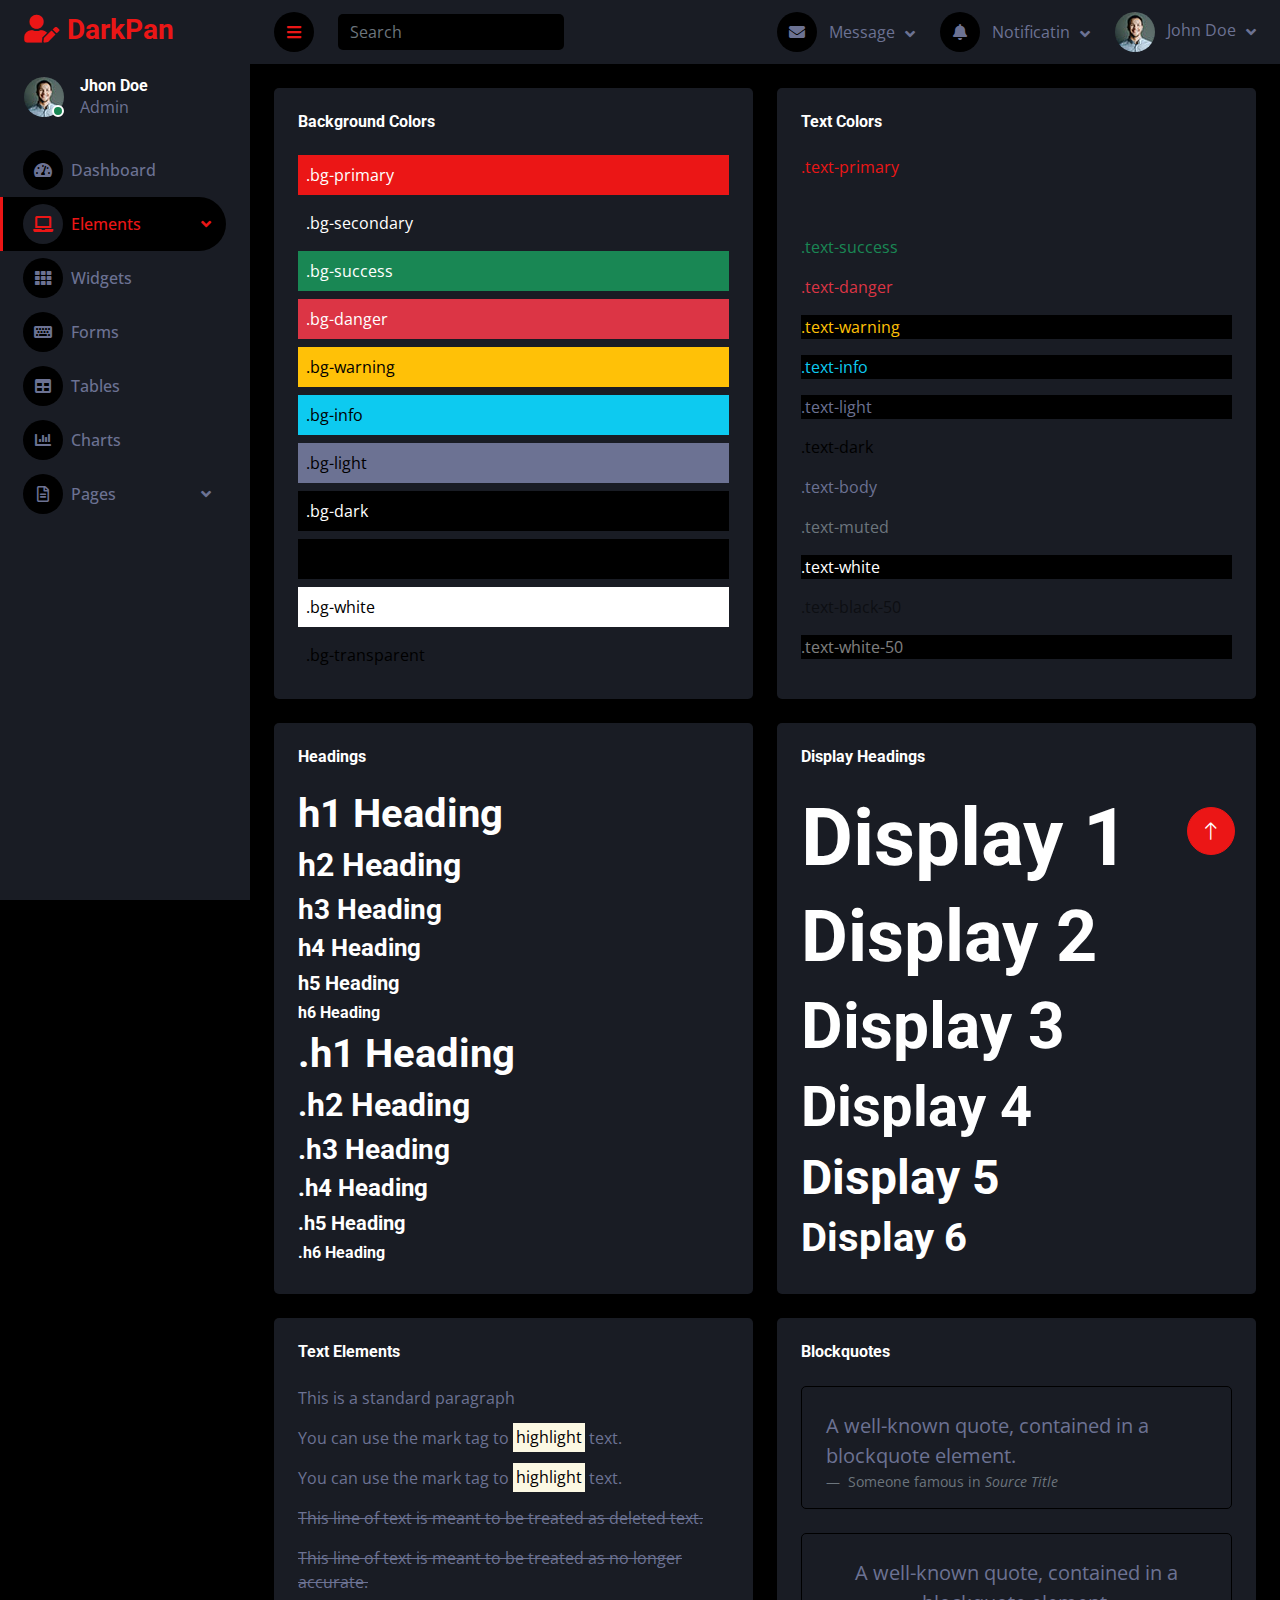
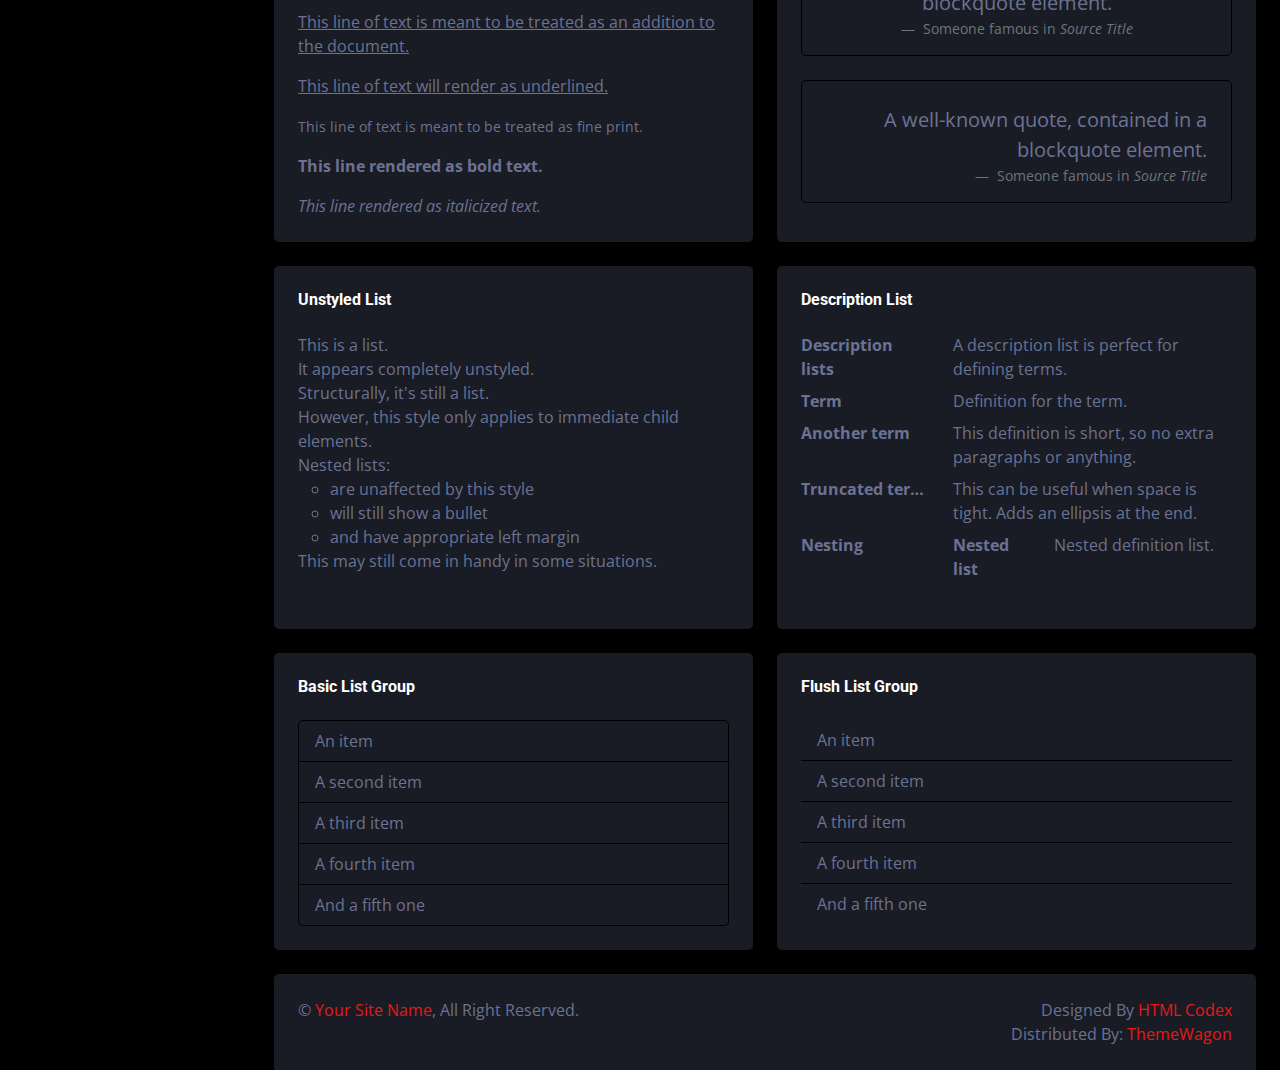
<file: typography.html>
<!DOCTYPE html>
<html lang="en">

<head>
    <meta charset="utf-8">
    <title>DarkPan - Bootstrap 5 Admin Template</title>
    <meta content="width=device-width, initial-scale=1.0" name="viewport">
    <meta content="" name="keywords">
    <meta content="" name="description">

    <!-- Favicon -->
    <link href="img/favicon.ico" rel="icon">

    <!-- Google Web Fonts -->
    <link rel="preconnect" href="https://fonts.googleapis.com">
    <link rel="preconnect" href="https://fonts.gstatic.com" crossorigin>
    <link href="https://fonts.googleapis.com/css2?family=Open+Sans:wght@400;600&family=Roboto:wght@500;700&display=swap" rel="stylesheet"> 
    
    <!-- Icon Font Stylesheet -->
    <link href="https://cdnjs.cloudflare.com/ajax/libs/font-awesome/5.10.0/css/all.min.css" rel="stylesheet">
    <link href="https://cdn.jsdelivr.net/npm/bootstrap-icons@1.4.1/font/bootstrap-icons.css" rel="stylesheet">

    <!-- Libraries Stylesheet -->
    <link href="lib/owlcarousel/assets/owl.carousel.min.css" rel="stylesheet">
    <link href="lib/tempusdominus/css/tempusdominus-bootstrap-4.min.css" rel="stylesheet" />

    <!-- Customized Bootstrap Stylesheet -->
    <link href="css/bootstrap.min.css" rel="stylesheet">

    <!-- Template Stylesheet -->
    <link href="css/style.css" rel="stylesheet">
</head>

<body>
    <div class="container-fluid position-relative d-flex p-0">
        <!-- Spinner Start -->
        <div id="spinner" class="show bg-dark position-fixed translate-middle w-100 vh-100 top-50 start-50 d-flex align-items-center justify-content-center">
            <div class="spinner-border text-primary" style="width: 3rem; height: 3rem;" role="status">
                <span class="sr-only">Loading...</span>
            </div>
        </div>
        <!-- Spinner End -->


        <!-- Sidebar Start -->
        <div class="sidebar pe-4 pb-3">
            <nav class="navbar bg-secondary navbar-dark">
                <a href="index.html" class="navbar-brand mx-4 mb-3">
                    <h3 class="text-primary"><i class="fa fa-user-edit me-2"></i>DarkPan</h3>
                </a>
                <div class="d-flex align-items-center ms-4 mb-4">
                    <div class="position-relative">
                        <img class="rounded-circle" src="img/user.jpg" alt="" style="width: 40px; height: 40px;">
                        <div class="bg-success rounded-circle border border-2 border-white position-absolute end-0 bottom-0 p-1"></div>
                    </div>
                    <div class="ms-3">
                        <h6 class="mb-0">Jhon Doe</h6>
                        <span>Admin</span>
                    </div>
                </div>
                <div class="navbar-nav w-100">
                    <a href="index.html" class="nav-item nav-link"><i class="fa fa-tachometer-alt me-2"></i>Dashboard</a>
                    <div class="nav-item dropdown">
                        <a href="#" class="nav-link dropdown-toggle active" data-bs-toggle="dropdown"><i class="fa fa-laptop me-2"></i>Elements</a>
                        <div class="dropdown-menu bg-transparent border-0">
                            <a href="button.html" class="dropdown-item">Buttons</a>
                            <a href="typography.html" class="dropdown-item active">Typography</a>
                            <a href="element.html" class="dropdown-item">Other Elements</a>
                        </div>
                    </div>
                    <a href="widget.html" class="nav-item nav-link"><i class="fa fa-th me-2"></i>Widgets</a>
                    <a href="form.html" class="nav-item nav-link"><i class="fa fa-keyboard me-2"></i>Forms</a>
                    <a href="table.html" class="nav-item nav-link"><i class="fa fa-table me-2"></i>Tables</a>
                    <a href="chart.html" class="nav-item nav-link"><i class="fa fa-chart-bar me-2"></i>Charts</a>
                    <div class="nav-item dropdown">
                        <a href="#" class="nav-link dropdown-toggle" data-bs-toggle="dropdown"><i class="far fa-file-alt me-2"></i>Pages</a>
                        <div class="dropdown-menu bg-transparent border-0">
                            <a href="signin.html" class="dropdown-item">Sign In</a>
                            <a href="signup.html" class="dropdown-item">Sign Up</a>
                            <a href="404.html" class="dropdown-item">404 Error</a>
                            <a href="blank.html" class="dropdown-item">Blank Page</a>
                        </div>
                    </div>
                </div>
            </nav>
        </div>
        <!-- Sidebar End -->


        <!-- Content Start -->
        <div class="content">
            <!-- Navbar Start -->
            <nav class="navbar navbar-expand bg-secondary navbar-dark sticky-top px-4 py-0">
                <a href="index.html" class="navbar-brand d-flex d-lg-none me-4">
                    <h2 class="text-primary mb-0"><i class="fa fa-user-edit"></i></h2>
                </a>
                <a href="#" class="sidebar-toggler flex-shrink-0">
                    <i class="fa fa-bars"></i>
                </a>
                <form class="d-none d-md-flex ms-4">
                    <input class="form-control bg-dark border-0" type="search" placeholder="Search">
                </form>
                <div class="navbar-nav align-items-center ms-auto">
                    <div class="nav-item dropdown">
                        <a href="#" class="nav-link dropdown-toggle" data-bs-toggle="dropdown">
                            <i class="fa fa-envelope me-lg-2"></i>
                            <span class="d-none d-lg-inline-flex">Message</span>
                        </a>
                        <div class="dropdown-menu dropdown-menu-end bg-secondary border-0 rounded-0 rounded-bottom m-0">
                            <a href="#" class="dropdown-item">
                                <div class="d-flex align-items-center">
                                    <img class="rounded-circle" src="img/user.jpg" alt="" style="width: 40px; height: 40px;">
                                    <div class="ms-2">
                                        <h6 class="fw-normal mb-0">Jhon send you a message</h6>
                                        <small>15 minutes ago</small>
                                    </div>
                                </div>
                            </a>
                            <hr class="dropdown-divider">
                            <a href="#" class="dropdown-item">
                                <div class="d-flex align-items-center">
                                    <img class="rounded-circle" src="img/user.jpg" alt="" style="width: 40px; height: 40px;">
                                    <div class="ms-2">
                                        <h6 class="fw-normal mb-0">Jhon send you a message</h6>
                                        <small>15 minutes ago</small>
                                    </div>
                                </div>
                            </a>
                            <hr class="dropdown-divider">
                            <a href="#" class="dropdown-item">
                                <div class="d-flex align-items-center">
                                    <img class="rounded-circle" src="img/user.jpg" alt="" style="width: 40px; height: 40px;">
                                    <div class="ms-2">
                                        <h6 class="fw-normal mb-0">Jhon send you a message</h6>
                                        <small>15 minutes ago</small>
                                    </div>
                                </div>
                            </a>
                            <hr class="dropdown-divider">
                            <a href="#" class="dropdown-item text-center">See all message</a>
                        </div>
                    </div>
                    <div class="nav-item dropdown">
                        <a href="#" class="nav-link dropdown-toggle" data-bs-toggle="dropdown">
                            <i class="fa fa-bell me-lg-2"></i>
                            <span class="d-none d-lg-inline-flex">Notificatin</span>
                        </a>
                        <div class="dropdown-menu dropdown-menu-end bg-secondary border-0 rounded-0 rounded-bottom m-0">
                            <a href="#" class="dropdown-item">
                                <h6 class="fw-normal mb-0">Profile updated</h6>
                                <small>15 minutes ago</small>
                            </a>
                            <hr class="dropdown-divider">
                            <a href="#" class="dropdown-item">
                                <h6 class="fw-normal mb-0">New user added</h6>
                                <small>15 minutes ago</small>
                            </a>
                            <hr class="dropdown-divider">
                            <a href="#" class="dropdown-item">
                                <h6 class="fw-normal mb-0">Password changed</h6>
                                <small>15 minutes ago</small>
                            </a>
                            <hr class="dropdown-divider">
                            <a href="#" class="dropdown-item text-center">See all notifications</a>
                        </div>
                    </div>
                    <div class="nav-item dropdown">
                        <a href="#" class="nav-link dropdown-toggle" data-bs-toggle="dropdown">
                            <img class="rounded-circle me-lg-2" src="img/user.jpg" alt="" style="width: 40px; height: 40px;">
                            <span class="d-none d-lg-inline-flex">John Doe</span>
                        </a>
                        <div class="dropdown-menu dropdown-menu-end bg-secondary border-0 rounded-0 rounded-bottom m-0">
                            <a href="#" class="dropdown-item">My Profile</a>
                            <a href="#" class="dropdown-item">Settings</a>
                            <a href="#" class="dropdown-item">Log Out</a>
                        </div>
                    </div>
                </div>
            </nav>
            <!-- Navbar End -->


            <!-- Typography Start -->
            <div class="container-fluid pt-4 px-4">
                <div class="row g-4">
                    <div class="col-sm-12 col-xl-6">
                        <div class="bg-secondary rounded h-100 p-4">
                            <h6 class="mb-4">Background Colors</h6>
                            <div class="p-2 mb-2 bg-primary text-white">.bg-primary</div>
                            <div class="p-2 mb-2 bg-secondary text-white">.bg-secondary</div>
                            <div class="p-2 mb-2 bg-success text-white">.bg-success</div>
                            <div class="p-2 mb-2 bg-danger text-white">.bg-danger</div>
                            <div class="p-2 mb-2 bg-warning text-dark">.bg-warning</div>
                            <div class="p-2 mb-2 bg-info text-dark">.bg-info</div>
                            <div class="p-2 mb-2 bg-light text-dark">.bg-light</div>
                            <div class="p-2 mb-2 bg-dark text-white">.bg-dark</div>
                            <div class="p-2 mb-2 bg-body text-dark">.bg-body</div>
                            <div class="p-2 mb-2 bg-white text-dark">.bg-white</div>
                            <div class="p-2 mb-0 bg-transparent text-dark">.bg-transparent</div>
                        </div>
                    </div>
                    <div class="col-sm-12 col-xl-6">
                        <div class="bg-secondary rounded h-100 p-4">
                            <h6 class="mb-4">Text Colors</h6>
                            <p class="text-primary">.text-primary</p>
                            <p class="text-secondary">.text-secondary</p>
                            <p class="text-success">.text-success</p>
                            <p class="text-danger">.text-danger</p>
                            <p class="text-warning bg-dark">.text-warning</p>
                            <p class="text-info bg-dark">.text-info</p>
                            <p class="text-light bg-dark">.text-light</p>
                            <p class="text-dark">.text-dark</p>
                            <p class="text-body">.text-body</p>
                            <p class="text-muted">.text-muted</p>
                            <p class="text-white bg-dark">.text-white</p>
                            <p class="text-black-50">.text-black-50</p>
                            <p class="text-white-50 bg-dark mb-0">.text-white-50</p>
                        </div>
                    </div>
                    <div class="col-sm-12 col-xl-6">
                        <div class="bg-secondary rounded h-100 p-4">
                            <h6 class="mb-4">Headings</h6>
                            <h1>h1 Heading</h1>
                            <h2>h2 Heading</h2>
                            <h3>h3 Heading</h3>
                            <h4>h4 Heading</h4>
                            <h5>h5 Heading</h5>
                            <h6>h6 Heading</h6>
                            <p class="h1">.h1 Heading</p>
                            <p class="h2">.h2 Heading</p>
                            <p class="h3">.h3 Heading</p>
                            <p class="h4">.h4 Heading</p>
                            <p class="h5">.h5 Heading</p>
                            <p class="h6">.h6 Heading</p>
                        </div>
                    </div>
                    <div class="col-sm-12 col-xl-6">
                        <div class="bg-secondary rounded h-100 p-4">
                            <h6 class="mb-4">Display Headings</h6>
                            <h1 class="display-1">Display 1</h1>
                            <h1 class="display-2">Display 2</h1>
                            <h1 class="display-3">Display 3</h1>
                            <h1 class="display-4">Display 4</h1>
                            <h1 class="display-5">Display 5</h1>
                            <h1 class="display-6 mb-0">Display 6</h1>
                        </div>
                    </div>
                    <div class="col-sm-12 col-xl-6">
                        <div class="bg-secondary rounded h-100 p-4">
                            <h6 class="mb-4">Text Elements</h6>
                            <p>This is a standard paragraph</p>
                            <p>You can use the mark tag to <mark>highlight</mark> text.</p>
                            <p>You can use the mark tag to <mark>highlight</mark> text.</p>
                            <p><del>This line of text is meant to be treated as deleted text.</del></p>
                            <p><s>This line of text is meant to be treated as no longer accurate.</s></p>
                            <p><ins>This line of text is meant to be treated as an addition to the document.</ins></p>
                            <p><u>This line of text will render as underlined.</u></p>
                            <p><small>This line of text is meant to be treated as fine print.</small></p>
                            <p><strong>This line rendered as bold text.</strong></p>
                            <p class="mb-0"><em>This line rendered as italicized text.</em></p>
                        </div>
                    </div>
                    <div class="col-sm-12 col-xl-6">
                        <div class="bg-secondary rounded h-100 p-4">
                            <h6 class="mb-4">Blockquotes</h6>
                            <div class="border rounded p-4 pb-0 mb-4">
                                <figure>
                                    <blockquote class="blockquote">
                                        <p>A well-known quote, contained in a blockquote element.</p>
                                    </blockquote>
                                    <figcaption class="blockquote-footer">
                                        Someone famous in <cite title="Source Title">Source Title</cite>
                                    </figcaption>
                                </figure>
                            </div>
                            <div class="border rounded p-4 pb-0 mb-4">
                                <figure class="text-center">
                                    <blockquote class="blockquote">
                                        <p>A well-known quote, contained in a blockquote element.</p>
                                    </blockquote>
                                    <figcaption class="blockquote-footer">
                                        Someone famous in <cite title="Source Title">Source Title</cite>
                                    </figcaption>
                                </figure>
                            </div>
                            <div class="border rounded p-4 pb-0 mb-0">
                                <figure class="text-end">
                                    <blockquote class="blockquote">
                                        <p>A well-known quote, contained in a blockquote element.</p>
                                    </blockquote>
                                    <figcaption class="blockquote-footer">
                                        Someone famous in <cite title="Source Title">Source Title</cite>
                                    </figcaption>
                                </figure>
                            </div>
                        </div>
                    </div>
                    <div class="col-sm-12 col-xl-6">
                        <div class="bg-secondary rounded h-100 p-4">
                            <h6 class="mb-4">Unstyled List</h6>
                            <ul class="list-unstyled mb-0">
                                <li>This is a list.</li>
                                <li>It appears completely unstyled.</li>
                                <li>Structurally, it's still a list.</li>
                                <li>However, this style only applies to immediate child elements.</li>
                                <li>Nested lists:
                                    <ul>
                                        <li>are unaffected by this style</li>
                                        <li>will still show a bullet</li>
                                        <li>and have appropriate left margin</li>
                                    </ul>
                                </li>
                                <li>This may still come in handy in some situations.</li>
                            </ul>
                        </div>
                    </div>
                    <div class="col-sm-12 col-xl-6">
                        <div class="bg-secondary rounded h-100 p-4">
                            <h6 class="mb-4">Description List</h6>
                            <dl class="row mb-0">
                                <dt class="col-sm-4">Description lists</dt>
                                <dd class="col-sm-8">A description list is perfect for defining terms.</dd>

                                <dt class="col-sm-4">Term</dt>
                                <dd class="col-sm-8">Definition for the term.</dd>

                                <dt class="col-sm-4">Another term</dt>
                                <dd class="col-sm-8">This definition is short, so no extra paragraphs or anything.</dd>

                                <dt class="col-sm-4 text-truncate">Truncated term is truncated</dt>
                                <dd class="col-sm-8">This can be useful when space is tight. Adds an ellipsis at the
                                    end.</dd>

                                <dt class="col-sm-4">Nesting</dt>
                                <dd class="col-sm-8">
                                    <dl class="row">
                                        <dt class="col-sm-4">Nested list</dt>
                                        <dd class="col-sm-8">Nested definition list.</dd>
                                    </dl>
                                </dd>
                            </dl>
                        </div>
                    </div>
                    <div class="col-sm-12 col-xl-6">
                        <div class="bg-secondary rounded h-100 p-4">
                            <h6 class="mb-4">Basic List Group</h6>
                            <ul class="list-group">
                                <li class="list-group-item bg-transparent">An item</li>
                                <li class="list-group-item bg-transparent">A second item</li>
                                <li class="list-group-item bg-transparent">A third item</li>
                                <li class="list-group-item bg-transparent">A fourth item</li>
                                <li class="list-group-item bg-transparent">And a fifth one</li>
                            </ul>
                        </div>
                    </div>
                    <div class="col-sm-12 col-xl-6">
                        <div class="bg-secondary rounded h-100 p-4">
                            <h6 class="mb-4">Flush List Group</h6>
                            <ul class="list-group list-group-flush">
                                <li class="list-group-item bg-transparent">An item</li>
                                <li class="list-group-item bg-transparent">A second item</li>
                                <li class="list-group-item bg-transparent">A third item</li>
                                <li class="list-group-item bg-transparent">A fourth item</li>
                                <li class="list-group-item bg-transparent">And a fifth one</li>
                            </ul>
                        </div>
                    </div>
                </div>
            </div>
            <!-- Typography End -->


            <!-- Footer Start -->
            <div class="container-fluid pt-4 px-4">
                <div class="bg-secondary rounded-top p-4">
                    <div class="row">
                        <div class="col-12 col-sm-6 text-center text-sm-start">
                            &copy; <a href="#">Your Site Name</a>, All Right Reserved. 
                        </div>
                        <div class="col-12 col-sm-6 text-center text-sm-end">
                            <!--/*** This template is free as long as you keep the footer author’s credit link/attribution link/backlink. If you'd like to use the template without the footer author’s credit link/attribution link/backlink, you can purchase the Credit Removal License from "https://htmlcodex.com/credit-removal". Thank you for your support. ***/-->
                            Designed By <a href="https://htmlcodex.com">HTML Codex</a>
                            <br>Distributed By: <a href="https://themewagon.com" target="_blank">ThemeWagon</a>
                        </div>
                    </div>
                </div>
            </div>
            <!-- Footer End -->
        </div>
        <!-- Content End -->


        <!-- Back to Top -->
        <a href="#" class="btn btn-lg btn-primary btn-lg-square back-to-top"><i class="bi bi-arrow-up"></i></a>
    </div>

    <!-- JavaScript Libraries -->
    <script src="https://code.jquery.com/jquery-3.4.1.min.js"></script>
    <script src="https://cdn.jsdelivr.net/npm/bootstrap@5.0.0/dist/js/bootstrap.bundle.min.js"></script>
    <script src="lib/chart/chart.min.js"></script>
    <script src="lib/easing/easing.min.js"></script>
    <script src="lib/waypoints/waypoints.min.js"></script>
    <script src="lib/owlcarousel/owl.carousel.min.js"></script>
    <script src="lib/tempusdominus/js/moment.min.js"></script>
    <script src="lib/tempusdominus/js/moment-timezone.min.js"></script>
    <script src="lib/tempusdominus/js/tempusdominus-bootstrap-4.min.js"></script>

    <!-- Template Javascript -->
    <script src="js/main.js"></script>
</body>

</html>
</file>
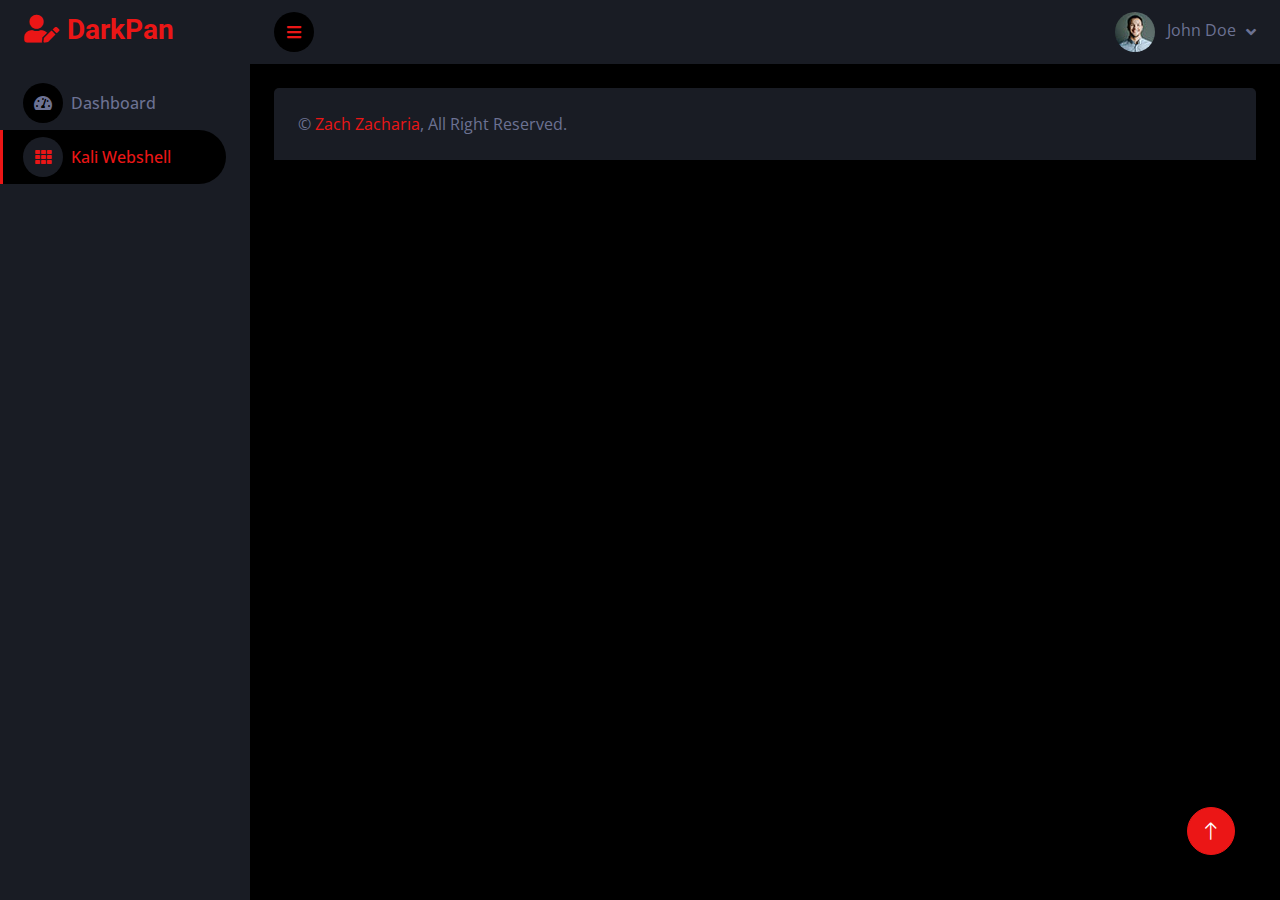
<file: webshell.html>
<!DOCTYPE html>
<html lang="en">

<head>
    <meta charset="utf-8">
    <title>ZTools: Webshell</title>
    <meta content="width=device-width, initial-scale=1.0" name="viewport">
    <meta content="" name="keywords">
    <meta content="" name="description">

    <!-- Favicon -->
    <link href="img/favicon.ico" rel="icon">

    <!-- Google Web Fonts -->
    <link rel="preconnect" href="https://fonts.googleapis.com">
    <link rel="preconnect" href="https://fonts.gstatic.com" crossorigin>
    <link href="https://fonts.googleapis.com/css2?family=Open+Sans:wght@400;600&family=Roboto:wght@500;700&display=swap" rel="stylesheet"> 
    
    <!-- Icon Font Stylesheet -->
    <link href="https://cdnjs.cloudflare.com/ajax/libs/font-awesome/5.10.0/css/all.min.css" rel="stylesheet">
    <link href="https://cdn.jsdelivr.net/npm/bootstrap-icons@1.4.1/font/bootstrap-icons.css" rel="stylesheet">

    <!-- Libraries Stylesheet -->
    <link href="lib/owlcarousel/assets/owl.carousel.min.css" rel="stylesheet">
    <link href="lib/tempusdominus/css/tempusdominus-bootstrap-4.min.css" rel="stylesheet" />

    <!-- Customized Bootstrap Stylesheet -->
    <link href="css/bootstrap.min.css" rel="stylesheet">

    <!-- Template Stylesheet -->
    <link href="css/style.css" rel="stylesheet">
</head>

<body>
    <div class="container-fluid position-relative d-flex p-0">
        <!-- Spinner Start -->
        <div id="spinner" class="show bg-dark position-fixed translate-middle w-100 vh-100 top-50 start-50 d-flex align-items-center justify-content-center">
            <div class="spinner-border text-primary" style="width: 3rem; height: 3rem;" role="status">
                <span class="sr-only">Loading...</span>
            </div>
        </div>
        <!-- Spinner End -->


        <!-- Sidebar Start -->
        <div class="sidebar pe-4 pb-3">
            <nav class="navbar bg-secondary navbar-dark">
                <a href="index.html" class="navbar-brand mx-4 mb-3">
                    <h3 class="text-primary"><i class="fa fa-user-edit me-2"></i>DarkPan</h3>
                </a>
                <!-- <div class="d-flex align-items-center ms-4 mb-4">
                    <div class="position-relative">
                        <img class="rounded-circle" src="img/user.jpg" alt="" style="width: 40px; height: 40px;">
                        <div class="bg-success rounded-circle border border-2 border-white position-absolute end-0 bottom-0 p-1"></div>
                    </div>
                    <div class="ms-3">
                        <h6 class="mb-0">Jhon Doe</h6>
                        <span>Admin</span>
                    </div>
                </div> -->
                <div class="navbar-nav w-100">
                    <a href="index.html" class="nav-item nav-link"><i class="fa fa-tachometer-alt me-2"></i>Dashboard</a>
                    <a href="webshell.html" class="nav-item nav-link active"><i class="fa fa-th me-2"></i>Kali Webshell</a>
                    <!-- <div class="nav-item dropdown">
                        <a href="#" class="nav-link dropdown-toggle" data-bs-toggle="dropdown"><i class="fa fa-laptop me-2"></i>Elements</a>
                        <div class="dropdown-menu bg-transparent border-0">
                            <a href="button.html" class="dropdown-item">Buttons</a>
                            <a href="typography.html" class="dropdown-item">Typography</a>
                            <a href="element.html" class="dropdown-item">Other Elements</a>
                        </div>
                    </div>
                    <a href="widget.html" class="nav-item nav-link"><i class="fa fa-th me-2"></i>Widgets</a>
                    <a href="form.html" class="nav-item nav-link"><i class="fa fa-keyboard me-2"></i>Forms</a>
                    <a href="table.html" class="nav-item nav-link"><i class="fa fa-table me-2"></i>Tables</a>
                    <a href="chart.html" class="nav-item nav-link"><i class="fa fa-chart-bar me-2"></i>Charts</a>
                    <div class="nav-item dropdown">
                        <a href="#" class="nav-link dropdown-toggle" data-bs-toggle="dropdown"><i class="far fa-file-alt me-2"></i>Pages</a>
                        <div class="dropdown-menu bg-transparent border-0">
                            <a href="signin.html" class="dropdown-item">Sign In</a>
                            <a href="signup.html" class="dropdown-item">Sign Up</a>
                            <a href="404.html" class="dropdown-item">404 Error</a>
                            <a href="blank.html" class="dropdown-item">Blank Page</a>
                        </div> -->
                    <!-- </div> -->
                </div>
            </nav>
        </div>
        <!-- Sidebar End -->


        <!-- Content Start -->
        <div class="content">
            <!-- Navbar Start -->
            <nav class="navbar navbar-expand bg-secondary navbar-dark sticky-top px-4 py-0">
                <a href="index.html" class="navbar-brand d-flex d-lg-none me-4">
                    <h2 class="text-primary mb-0"><i class="fa fa-user-edit"></i></h2>
                </a>
                <a href="#" class="sidebar-toggler flex-shrink-0">
                    <i class="fa fa-bars"></i>
                </a>
                <!-- <form class="d-none d-md-flex ms-4">
                    <input class="form-control bg-dark border-0" type="search" placeholder="Search">
                </form> -->
                <div class="navbar-nav align-items-center ms-auto">
                    <!-- <div class="nav-item dropdown">
                        <a href="#" class="nav-link dropdown-toggle" data-bs-toggle="dropdown">
                            <i class="fa fa-envelope me-lg-2"></i>
                            <span class="d-none d-lg-inline-flex">Message</span>
                        </a>
                        <div class="dropdown-menu dropdown-menu-end bg-secondary border-0 rounded-0 rounded-bottom m-0">
                            <a href="#" class="dropdown-item">
                                <div class="d-flex align-items-center">
                                    <img class="rounded-circle" src="img/user.jpg" alt="" style="width: 40px; height: 40px;">
                                    <div class="ms-2">
                                        <h6 class="fw-normal mb-0">Jhon send you a message</h6>
                                        <small>15 minutes ago</small>
                                    </div>
                                </div>
                            </a>
                            <hr class="dropdown-divider">
                            <a href="#" class="dropdown-item">
                                <div class="d-flex align-items-center">
                                    <img class="rounded-circle" src="img/user.jpg" alt="" style="width: 40px; height: 40px;">
                                    <div class="ms-2">
                                        <h6 class="fw-normal mb-0">Jhon send you a message</h6>
                                        <small>15 minutes ago</small>
                                    </div>
                                </div>
                            </a>
                            <hr class="dropdown-divider">
                            <a href="#" class="dropdown-item">
                                <div class="d-flex align-items-center">
                                    <img class="rounded-circle" src="img/user.jpg" alt="" style="width: 40px; height: 40px;">
                                    <div class="ms-2">
                                        <h6 class="fw-normal mb-0">Jhon send you a message</h6>
                                        <small>15 minutes ago</small>
                                    </div>
                                </div>
                            </a>
                            <hr class="dropdown-divider">
                            <a href="#" class="dropdown-item text-center">See all message</a>
                        </div>
                    </div>
                    <div class="nav-item dropdown">
                        <a href="#" class="nav-link dropdown-toggle" data-bs-toggle="dropdown">
                            <i class="fa fa-bell me-lg-2"></i>
                            <span class="d-none d-lg-inline-flex">Notificatin</span>
                        </a>
                        <div class="dropdown-menu dropdown-menu-end bg-secondary border-0 rounded-0 rounded-bottom m-0">
                            <a href="#" class="dropdown-item">
                                <h6 class="fw-normal mb-0">Profile updated</h6>
                                <small>15 minutes ago</small>
                            </a>
                            <hr class="dropdown-divider">
                            <a href="#" class="dropdown-item">
                                <h6 class="fw-normal mb-0">New user added</h6>
                                <small>15 minutes ago</small>
                            </a>
                            <hr class="dropdown-divider">
                            <a href="#" class="dropdown-item">
                                <h6 class="fw-normal mb-0">Password changed</h6>
                                <small>15 minutes ago</small>
                            </a>
                            <hr class="dropdown-divider">
                            <a href="#" class="dropdown-item text-center">See all notifications</a>
                        </div>
                    </div> -->
                    <div class="nav-item dropdown">
                        <a href="#" class="nav-link dropdown-toggle" data-bs-toggle="dropdown">
                            <img class="rounded-circle me-lg-2" src="img/user.jpg" alt="" style="width: 40px; height: 40px;">
                            <span class="d-none d-lg-inline-flex">John Doe</span>
                        </a>
                        <div class="dropdown-menu dropdown-menu-end bg-secondary border-0 rounded-0 rounded-bottom m-0">
                            <a href="#" class="dropdown-item">My Profile</a>
                            <a href="#" class="dropdown-item">Settings</a>
                            <a href="#" class="dropdown-item">Log Out</a>
                        </div>
                    </div>
                </div>
            </nav>
            <!-- Navbar End -->


            <!-- Sale & Revenue Start -->
            <!-- <div class="container-fluid pt-4 px-4">
                <div class="row g-4">
                    <div class="col-sm-6 col-xl-3">
                        <div class="bg-secondary rounded d-flex align-items-center justify-content-between p-4">
                            <i class="fa fa-chart-line fa-3x text-primary"></i>
                            <div class="ms-3">
                                <p class="mb-2">Today Sale</p>
                                <h6 class="mb-0">$1234</h6>
                            </div>
                        </div>
                    </div>
                    <div class="col-sm-6 col-xl-3">
                        <div class="bg-secondary rounded d-flex align-items-center justify-content-between p-4">
                            <i class="fa fa-chart-bar fa-3x text-primary"></i>
                            <div class="ms-3">
                                <p class="mb-2">Total Sale</p>
                                <h6 class="mb-0">$1234</h6>
                            </div>
                        </div>
                    </div>
                    <div class="col-sm-6 col-xl-3">
                        <div class="bg-secondary rounded d-flex align-items-center justify-content-between p-4">
                            <i class="fa fa-chart-area fa-3x text-primary"></i>
                            <div class="ms-3">
                                <p class="mb-2">Today Revenue</p>
                                <h6 class="mb-0">$1234</h6>
                            </div>
                        </div>
                    </div>
                    <div class="col-sm-6 col-xl-3">
                        <div class="bg-secondary rounded d-flex align-items-center justify-content-between p-4">
                            <i class="fa fa-chart-pie fa-3x text-primary"></i>
                            <div class="ms-3">
                                <p class="mb-2">Total Revenue</p>
                                <h6 class="mb-0">$1234</h6>
                            </div>
                        </div>
                    </div>
                </div>
            </div> -->
            <!-- Sale & Revenue End -->


            <!-- Sales Chart Start -->
            <!-- <div class="container-fluid pt-4 px-4">
                <div class="row g-4">
                    <div class="col-sm-12 col-xl-6">
                        <div class="bg-secondary text-center rounded p-4">
                            <div class="d-flex align-items-center justify-content-between mb-4">
                                <h6 class="mb-0">Worldwide Sales</h6>
                                <a href="">Show All</a>
                            </div>
                            <canvas id="worldwide-sales"></canvas>
                        </div>
                    </div>
                    <div class="col-sm-12 col-xl-6">
                        <div class="bg-secondary text-center rounded p-4">
                            <div class="d-flex align-items-center justify-content-between mb-4">
                                <h6 class="mb-0">Salse & Revenue</h6>
                                <a href="">Show All</a>
                            </div>
                            <canvas id="salse-revenue"></canvas>
                        </div>
                    </div>
                </div>
            </div> -->
            <!-- Sales Chart End -->


            <!-- Recent Sales Start -->
            <!-- <div class="container-fluid pt-4 px-4">
                <div class="bg-secondary text-center rounded p-4">
                    <div class="d-flex align-items-center justify-content-between mb-4">
                        <h6 class="mb-0">Recent Salse</h6>
                        <a href="">Show All</a>
                    </div>
                    <div class="table-responsive">
                        <table class="table text-start align-middle table-bordered table-hover mb-0">
                            <thead>
                                <tr class="text-white">
                                    <th scope="col"><input class="form-check-input" type="checkbox"></th>
                                    <th scope="col">Date</th>
                                    <th scope="col">Invoice</th>
                                    <th scope="col">Customer</th>
                                    <th scope="col">Amount</th>
                                    <th scope="col">Status</th>
                                    <th scope="col">Action</th>
                                </tr>
                            </thead>
                            <tbody>
                                <tr>
                                    <td><input class="form-check-input" type="checkbox"></td>
                                    <td>01 Jan 2045</td>
                                    <td>INV-0123</td>
                                    <td>Jhon Doe</td>
                                    <td>$123</td>
                                    <td>Paid</td>
                                    <td><a class="btn btn-sm btn-primary" href="">Detail</a></td>
                                </tr>
                                <tr>
                                    <td><input class="form-check-input" type="checkbox"></td>
                                    <td>01 Jan 2045</td>
                                    <td>INV-0123</td>
                                    <td>Jhon Doe</td>
                                    <td>$123</td>
                                    <td>Paid</td>
                                    <td><a class="btn btn-sm btn-primary" href="">Detail</a></td>
                                </tr>
                                <tr>
                                    <td><input class="form-check-input" type="checkbox"></td>
                                    <td>01 Jan 2045</td>
                                    <td>INV-0123</td>
                                    <td>Jhon Doe</td>
                                    <td>$123</td>
                                    <td>Paid</td>
                                    <td><a class="btn btn-sm btn-primary" href="">Detail</a></td>
                                </tr>
                                <tr>
                                    <td><input class="form-check-input" type="checkbox"></td>
                                    <td>01 Jan 2045</td>
                                    <td>INV-0123</td>
                                    <td>Jhon Doe</td>
                                    <td>$123</td>
                                    <td>Paid</td>
                                    <td><a class="btn btn-sm btn-primary" href="">Detail</a></td>
                                </tr>
                                <tr>
                                    <td><input class="form-check-input" type="checkbox"></td>
                                    <td>01 Jan 2045</td>
                                    <td>INV-0123</td>
                                    <td>Jhon Doe</td>
                                    <td>$123</td>
                                    <td>Paid</td>
                                    <td><a class="btn btn-sm btn-primary" href="">Detail</a></td>
                                </tr>
                            </tbody>
                        </table>
                    </div>
                </div>
            </div> -->
            <!-- Recent Sales End -->


            <!-- Widgets Start -->
            <!-- <div class="container-fluid pt-4 px-4">
                <div class="row g-4">
                    <div class="col-sm-12 col-md-6 col-xl-4">
                        <div class="h-100 bg-secondary rounded p-4">
                            <div class="d-flex align-items-center justify-content-between mb-2">
                                <h6 class="mb-0">Messages</h6>
                                <a href="">Show All</a>
                            </div>
                            <div class="d-flex align-items-center border-bottom py-3">
                                <img class="rounded-circle flex-shrink-0" src="img/user.jpg" alt="" style="width: 40px; height: 40px;">
                                <div class="w-100 ms-3">
                                    <div class="d-flex w-100 justify-content-between">
                                        <h6 class="mb-0">Jhon Doe</h6>
                                        <small>15 minutes ago</small>
                                    </div>
                                    <span>Short message goes here...</span>
                                </div>
                            </div>
                            <div class="d-flex align-items-center border-bottom py-3">
                                <img class="rounded-circle flex-shrink-0" src="img/user.jpg" alt="" style="width: 40px; height: 40px;">
                                <div class="w-100 ms-3">
                                    <div class="d-flex w-100 justify-content-between">
                                        <h6 class="mb-0">Jhon Doe</h6>
                                        <small>15 minutes ago</small>
                                    </div>
                                    <span>Short message goes here...</span>
                                </div>
                            </div>
                            <div class="d-flex align-items-center border-bottom py-3">
                                <img class="rounded-circle flex-shrink-0" src="img/user.jpg" alt="" style="width: 40px; height: 40px;">
                                <div class="w-100 ms-3">
                                    <div class="d-flex w-100 justify-content-between">
                                        <h6 class="mb-0">Jhon Doe</h6>
                                        <small>15 minutes ago</small>
                                    </div>
                                    <span>Short message goes here...</span>
                                </div>
                            </div>
                            <div class="d-flex align-items-center pt-3">
                                <img class="rounded-circle flex-shrink-0" src="img/user.jpg" alt="" style="width: 40px; height: 40px;">
                                <div class="w-100 ms-3">
                                    <div class="d-flex w-100 justify-content-between">
                                        <h6 class="mb-0">Jhon Doe</h6>
                                        <small>15 minutes ago</small>
                                    </div>
                                    <span>Short message goes here...</span>
                                </div>
                            </div>
                        </div>
                    </div>
                    <div class="col-sm-12 col-md-6 col-xl-4">
                        <div class="h-100 bg-secondary rounded p-4">
                            <div class="d-flex align-items-center justify-content-between mb-4">
                                <h6 class="mb-0">Calender</h6>
                                <a href="">Show All</a>
                            </div>
                            <div id="calender"></div>
                        </div>
                    </div>
                    <div class="col-sm-12 col-md-6 col-xl-4">
                        <div class="h-100 bg-secondary rounded p-4">
                            <div class="d-flex align-items-center justify-content-between mb-4">
                                <h6 class="mb-0">To Do List</h6>
                                <a href="">Show All</a>
                            </div>
                            <div class="d-flex mb-2">
                                <input class="form-control bg-dark border-0" type="text" placeholder="Enter task">
                                <button type="button" class="btn btn-primary ms-2">Add</button>
                            </div>
                            <div class="d-flex align-items-center border-bottom py-2">
                                <input class="form-check-input m-0" type="checkbox">
                                <div class="w-100 ms-3">
                                    <div class="d-flex w-100 align-items-center justify-content-between">
                                        <span>Short task goes here...</span>
                                        <button class="btn btn-sm"><i class="fa fa-times"></i></button>
                                    </div>
                                </div>
                            </div>
                            <div class="d-flex align-items-center border-bottom py-2">
                                <input class="form-check-input m-0" type="checkbox">
                                <div class="w-100 ms-3">
                                    <div class="d-flex w-100 align-items-center justify-content-between">
                                        <span>Short task goes here...</span>
                                        <button class="btn btn-sm"><i class="fa fa-times"></i></button>
                                    </div>
                                </div>
                            </div>
                            <div class="d-flex align-items-center border-bottom py-2">
                                <input class="form-check-input m-0" type="checkbox" checked>
                                <div class="w-100 ms-3">
                                    <div class="d-flex w-100 align-items-center justify-content-between">
                                        <span><del>Short task goes here...</del></span>
                                        <button class="btn btn-sm text-primary"><i class="fa fa-times"></i></button>
                                    </div>
                                </div>
                            </div>
                            <div class="d-flex align-items-center border-bottom py-2">
                                <input class="form-check-input m-0" type="checkbox">
                                <div class="w-100 ms-3">
                                    <div class="d-flex w-100 align-items-center justify-content-between">
                                        <span>Short task goes here...</span>
                                        <button class="btn btn-sm"><i class="fa fa-times"></i></button>
                                    </div>
                                </div>
                            </div>
                            <div class="d-flex align-items-center pt-2">
                                <input class="form-check-input m-0" type="checkbox">
                                <div class="w-100 ms-3">
                                    <div class="d-flex w-100 align-items-center justify-content-between">
                                        <span>Short task goes here...</span>
                                        <button class="btn btn-sm"><i class="fa fa-times"></i></button>
                                    </div>
                                </div>
                            </div>
                        </div>
                    </div>
                </div>
            </div> -->
            <!-- Widgets End -->


            <!-- Footer Start -->
            <div class="container-fluid pt-4 px-4">
                <div class="bg-secondary rounded-top p-4">
                    <div class="row">
                        <div class="col-12 col-sm-6 text-center text-sm-start">
                            &copy; <a href="#">Zach Zacharia</a>, All Right Reserved. 
                        </div>
                    </div>
                </div>
            </div>
            <!-- Footer End -->
        </div>
        <!-- Content End -->


        <!-- Back to Top -->
        <a href="#" class="btn btn-lg btn-primary btn-lg-square back-to-top"><i class="bi bi-arrow-up"></i></a>
    </div>

    <!-- JavaScript Libraries -->
    <script src="https://code.jquery.com/jquery-3.4.1.min.js"></script>
    <script src="https://cdn.jsdelivr.net/npm/bootstrap@5.0.0/dist/js/bootstrap.bundle.min.js"></script>
    <script src="lib/chart/chart.min.js"></script>
    <script src="lib/easing/easing.min.js"></script>
    <script src="lib/waypoints/waypoints.min.js"></script>
    <script src="lib/owlcarousel/owl.carousel.min.js"></script>
    <script src="lib/tempusdominus/js/moment.min.js"></script>
    <script src="lib/tempusdominus/js/moment-timezone.min.js"></script>
    <script src="lib/tempusdominus/js/tempusdominus-bootstrap-4.min.js"></script>

    <!-- Template Javascript -->
    <script src="js/main.js"></script>
</body>

</html>
</file>
<file: css/style.css>
/********** Template CSS **********/
:root {
    --primary: #EB1616;
    --secondary: #191C24;
    --light: #6C7293;
    --dark: #000000;
}

.back-to-top {
    position: fixed;
    display: none;
    right: 45px;
    bottom: 45px;
    z-index: 99;
}


/*** Spinner ***/
#spinner {
    opacity: 0;
    visibility: hidden;
    transition: opacity .5s ease-out, visibility 0s linear .5s;
    z-index: 99999;
}

#spinner.show {
    transition: opacity .5s ease-out, visibility 0s linear 0s;
    visibility: visible;
    opacity: 1;
}


/*** Button ***/
.btn {
    transition: .5s;
}

.btn-square {
    width: 38px;
    height: 38px;
}

.btn-sm-square {
    width: 32px;
    height: 32px;
}

.btn-lg-square {
    width: 48px;
    height: 48px;
}

.btn-square,
.btn-sm-square,
.btn-lg-square {
    padding: 0;
    display: inline-flex;
    align-items: center;
    justify-content: center;
    font-weight: normal;
    border-radius: 50px;
}


/*** Layout ***/
.sidebar {
    position: fixed;
    top: 0;
    left: 0;
    bottom: 0;
    width: 250px;
    height: 100vh;
    overflow-y: auto;
    background: var(--secondary);
    transition: 0.5s;
    z-index: 999;
}

.content {
    margin-left: 250px;
    min-height: 100vh;
    background: var(--dark);
    transition: 0.5s;
}

@media (min-width: 992px) {
    .sidebar {
        margin-left: 0;
    }

    .sidebar.open {
        margin-left: -250px;
    }

    .content {
        width: calc(100% - 250px);
    }

    .content.open {
        width: 100%;
        margin-left: 0;
    }
}

@media (max-width: 991.98px) {
    .sidebar {
        margin-left: -250px;
    }

    .sidebar.open {
        margin-left: 0;
    }

    .content {
        width: 100%;
        margin-left: 0;
    }
}


/*** Navbar ***/
.sidebar .navbar .navbar-nav .nav-link {
    padding: 7px 20px;
    color: var(--light);
    font-weight: 500;
    border-left: 3px solid var(--secondary);
    border-radius: 0 30px 30px 0;
    outline: none;
}

.sidebar .navbar .navbar-nav .nav-link:hover,
.sidebar .navbar .navbar-nav .nav-link.active {
    color: var(--primary);
    background: var(--dark);
    border-color: var(--primary);
}

.sidebar .navbar .navbar-nav .nav-link i {
    width: 40px;
    height: 40px;
    display: inline-flex;
    align-items: center;
    justify-content: center;
    background: var(--dark);
    border-radius: 40px;
}

.sidebar .navbar .navbar-nav .nav-link:hover i,
.sidebar .navbar .navbar-nav .nav-link.active i {
    background: var(--secondary);
}

.sidebar .navbar .dropdown-toggle::after {
    position: absolute;
    top: 15px;
    right: 15px;
    border: none;
    content: "\f107";
    font-family: "Font Awesome 5 Free";
    font-weight: 900;
    transition: .5s;
}

.sidebar .navbar .dropdown-toggle[aria-expanded=true]::after {
    transform: rotate(-180deg);
}

.sidebar .navbar .dropdown-item {
    padding-left: 25px;
    border-radius: 0 30px 30px 0;
    color: var(--light);
}

.sidebar .navbar .dropdown-item:hover,
.sidebar .navbar .dropdown-item.active {
    background: var(--dark);
}

.content .navbar .navbar-nav .nav-link {
    margin-left: 25px;
    padding: 12px 0;
    color: var(--light);
    outline: none;
}

.content .navbar .navbar-nav .nav-link:hover,
.content .navbar .navbar-nav .nav-link.active {
    color: var(--primary);
}

.content .navbar .sidebar-toggler,
.content .navbar .navbar-nav .nav-link i {
    width: 40px;
    height: 40px;
    display: inline-flex;
    align-items: center;
    justify-content: center;
    background: var(--dark);
    border-radius: 40px;
}

.content .navbar .dropdown-item {
    color: var(--light);
}

.content .navbar .dropdown-item:hover,
.content .navbar .dropdown-item.active {
    background: var(--dark);
}

.content .navbar .dropdown-toggle::after {
    margin-left: 6px;
    vertical-align: middle;
    border: none;
    content: "\f107";
    font-family: "Font Awesome 5 Free";
    font-weight: 900;
    transition: .5s;
}

.content .navbar .dropdown-toggle[aria-expanded=true]::after {
    transform: rotate(-180deg);
}

@media (max-width: 575.98px) {
    .content .navbar .navbar-nav .nav-link {
        margin-left: 15px;
    }
}


/*** Date Picker ***/
.bootstrap-datetimepicker-widget.bottom {
    top: auto !important;
}

.bootstrap-datetimepicker-widget .table * {
    border-bottom-width: 0px;
}

.bootstrap-datetimepicker-widget .table th {
    font-weight: 500;
}

.bootstrap-datetimepicker-widget.dropdown-menu {
    padding: 10px;
    border-radius: 2px;
}

.bootstrap-datetimepicker-widget table td.active,
.bootstrap-datetimepicker-widget table td.active:hover {
    background: var(--primary);
}

.bootstrap-datetimepicker-widget table td.today::before {
    border-bottom-color: var(--primary);
}


/*** Testimonial ***/
.progress .progress-bar {
    width: 0px;
    transition: 2s;
}


/*** Testimonial ***/
.testimonial-carousel .owl-dots {
    margin-top: 24px;
    display: flex;
    align-items: flex-end;
    justify-content: center;
}

.testimonial-carousel .owl-dot {
    position: relative;
    display: inline-block;
    margin: 0 5px;
    width: 15px;
    height: 15px;
    border: 5px solid var(--primary);
    border-radius: 15px;
    transition: .5s;
}

.testimonial-carousel .owl-dot.active {
    background: var(--dark);
    border-color: var(--primary);
}
</file>
